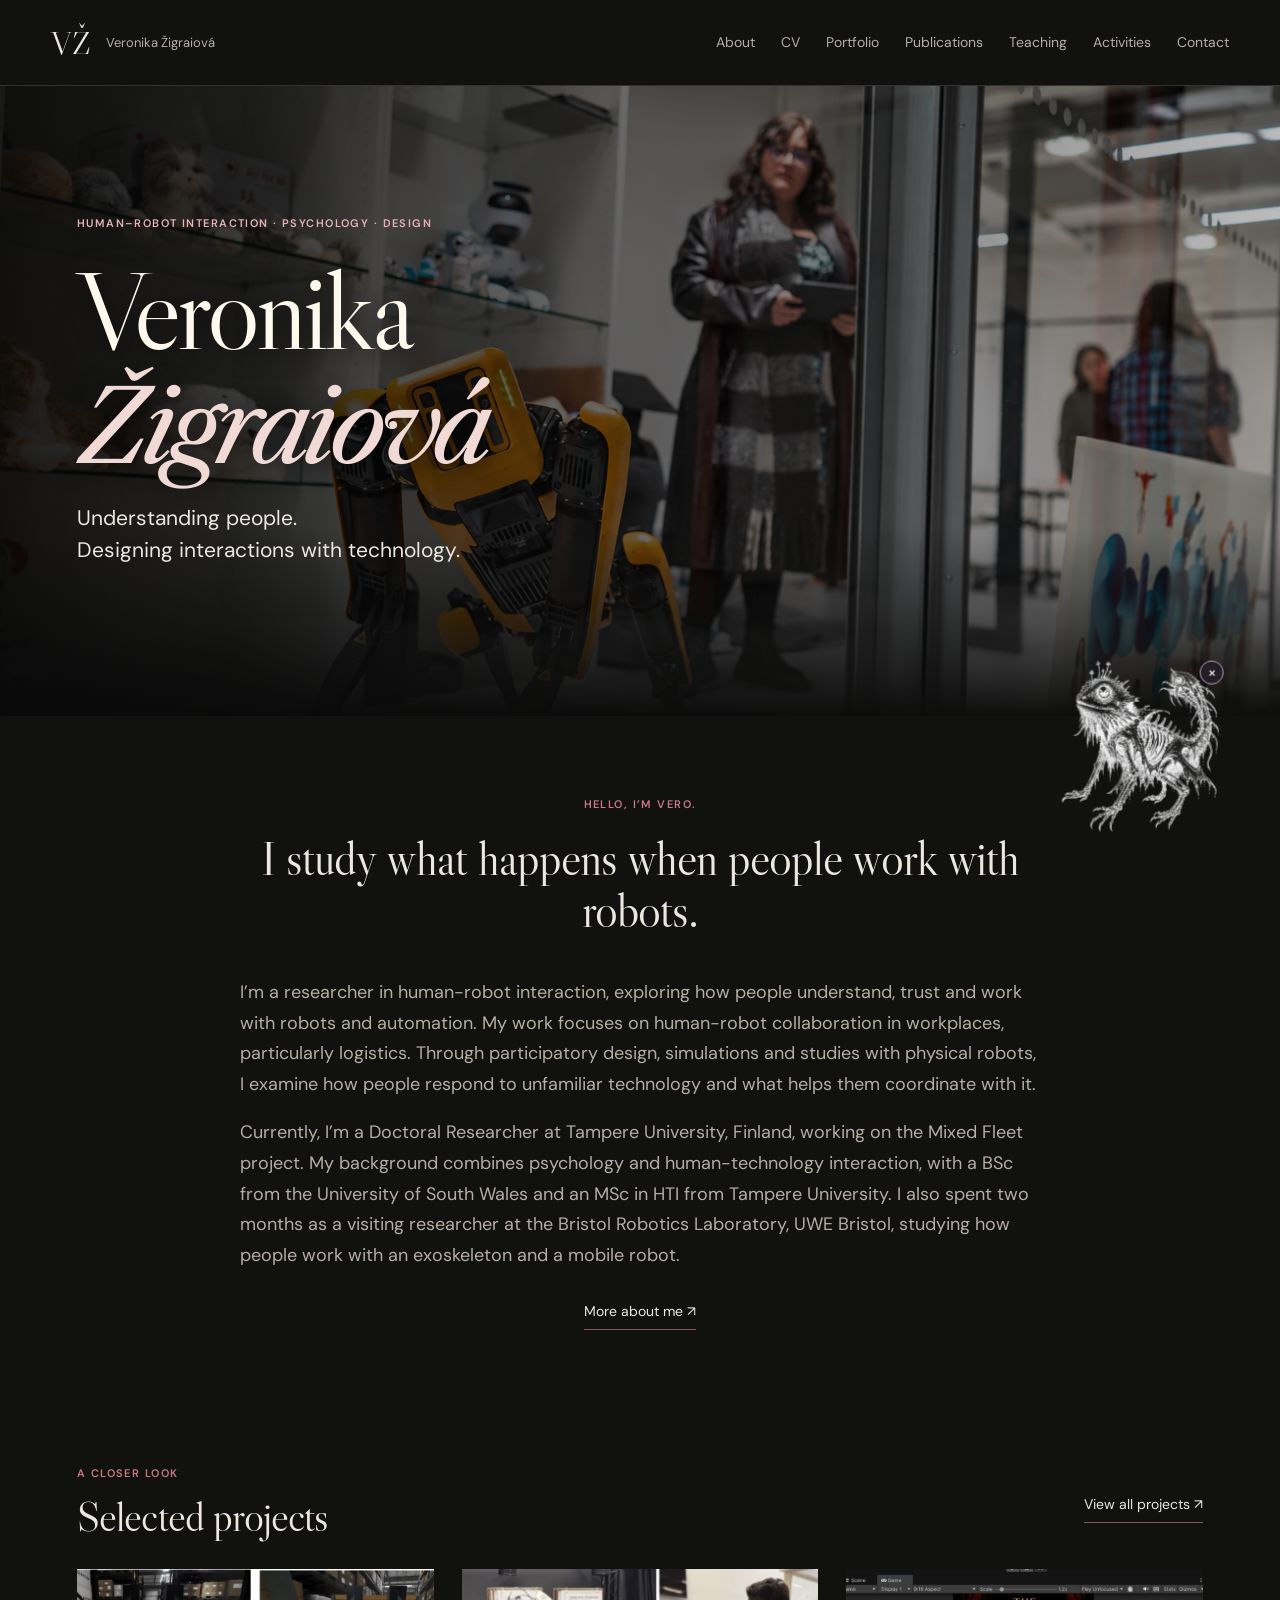
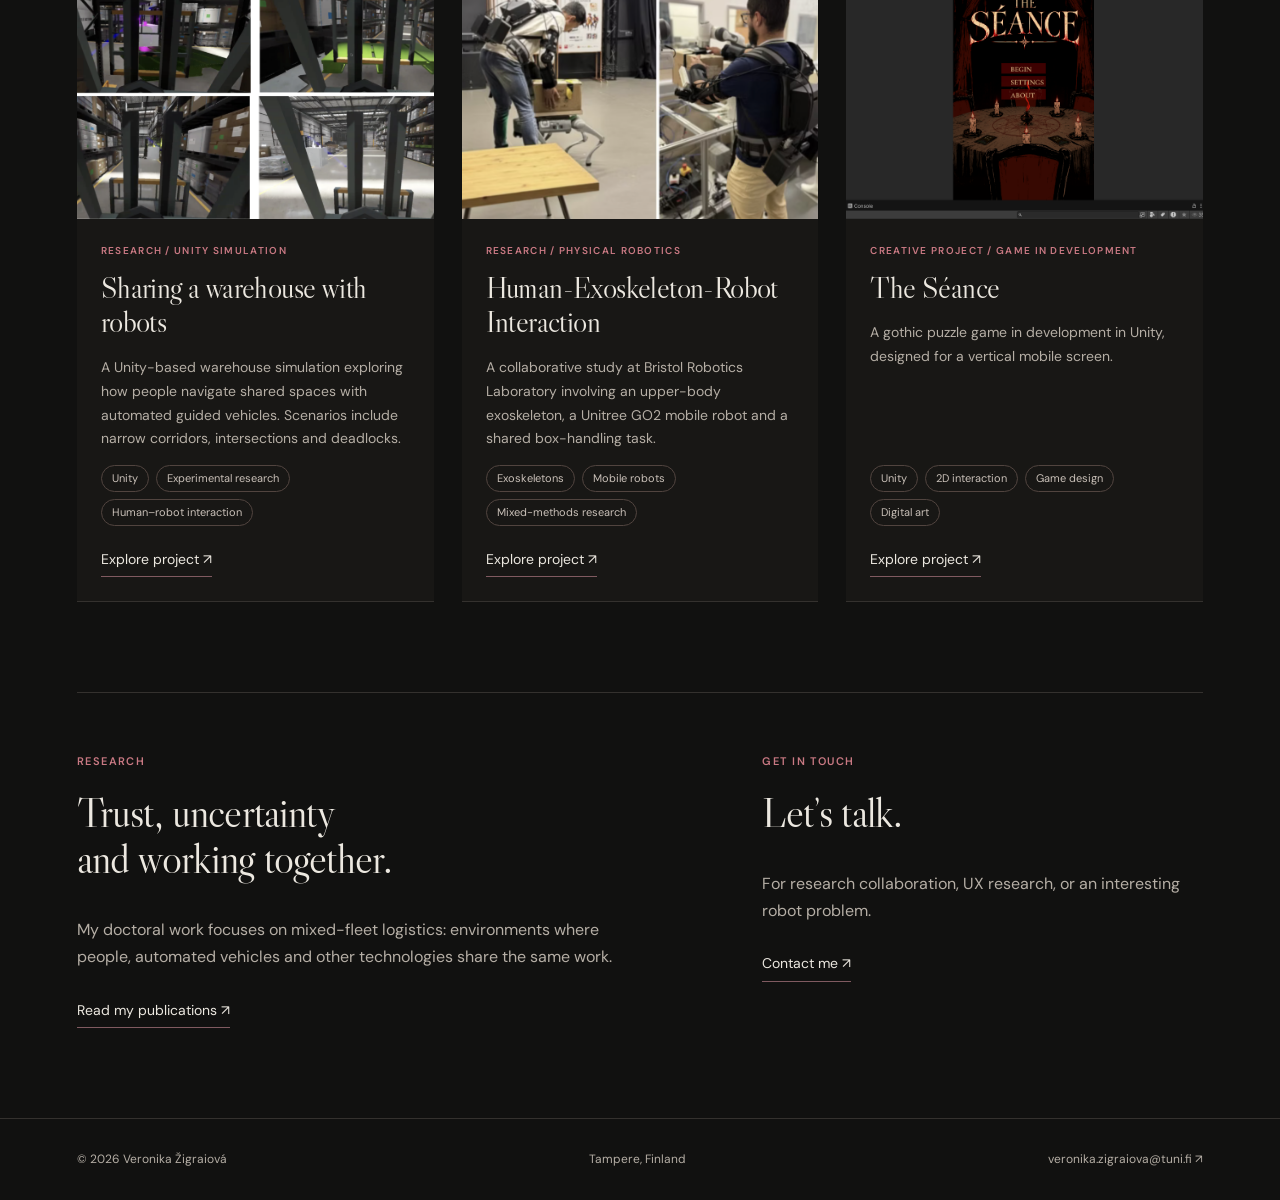
<file: index.html>
<!doctype html><html lang="en"><head><meta charset="utf-8"><meta name="viewport" content="width=device-width, initial-scale=1"><title>Human–robot interaction researcher | Veronika Žigraiová</title><meta name="description" content="Human–robot interaction researcher. Research, design and creative work by Veronika Žigraiová."><link rel="preconnect" href="https://fonts.googleapis.com"><link rel="preconnect" href="https://fonts.gstatic.com" crossorigin><link href="https://fonts.googleapis.com/css2?family=DM+Sans:wght@400;500;600&family=Libre+Caslon+Display&family=Libre+Caslon+Text:ital,wght@1,400&family=Caveat:wght@400;600&display=swap" rel="stylesheet"><link rel="stylesheet" href="styles.css"></head><body><a class="skip" href="#main">Skip to content</a>
<header class="site-header"><a class="wordmark" href="index.html" aria-label="Veronika Žigraiová · home">VŽ<span>Veronika Žigraiová</span></a><button class="menu" aria-controls="navigation" aria-expanded="false" hidden>Menu</button>
<nav id="navigation" aria-label="Main navigation"><a href="about.html">About</a><a href="cv.html">CV</a><a href="portfolio.html">Portfolio</a><a href="publications.html">Publications</a><a href="teaching.html">Teaching</a><a href="activities.html">Activities</a><a href="contact.html">Contact</a></nav>
</header>

<main id="main">

<section class="home-hero"><img src="robostudio.png" alt="Veronika operating a quadruped robot at Robostudio"><div class="hero-shade"></div><div class="hero-text wrap">
<p class="eyebrow">Human–robot interaction · Psychology · Design</p>

<h1>Veronika<br><em>Žigraiová</em></h1>

<p>Understanding people.<br>Designing interactions with technology.</p>
</div></section>

<section class="intro wrap"><p class="eyebrow">Hello, I’m Vero.</p><h2>I study what happens when people work with robots.</h2><p>I’m a researcher in human-robot interaction, exploring how people understand, trust and work with robots and automation. My work focuses on human-robot collaboration in workplaces, particularly logistics. Through participatory design, simulations and studies with physical robots, I examine how people respond to unfamiliar technology and what helps them coordinate with it.</p><p>Currently, I’m a Doctoral Researcher at Tampere University, Finland, working on the Mixed Fleet project. My background combines psychology and human-technology interaction, with a BSc from the University of South Wales and an MSc in HTI from Tampere University. I also spent two months as a visiting researcher at the Bristol Robotics Laboratory, UWE Bristol, studying how people work with an exoskeleton and a mobile robot.</p><a class="read-link" href="about.html">More about me ↗</a></section>

<section class="work-section wrap"><div class="section-top"><div>
<p class="eyebrow">A closer look</p>

<h2>Selected projects</h2>
</div><a class="read-link" href="portfolio.html">View all projects ↗</a></div><div class="cards">
<article class="card" data-category="research"><a class="card-image" href="warehouse-simulation.html"><img src="portfolio-warehouse.png" alt="Unity warehouse simulation" loading="lazy"></a><div class="card-copy">
<p class="eyebrow">Research / Unity simulation</p>

<h2><a href="warehouse-simulation.html">Sharing a warehouse with robots</a></h2>

<p>A Unity-based warehouse simulation exploring how people navigate shared spaces with automated guided vehicles. Scenarios include narrow corridors, intersections and deadlocks.</p>
<div class="tags"><span>Unity</span><span>Experimental research</span><span>Human–robot interaction</span></div><a class="read-link" href="warehouse-simulation.html" aria-label="Explore Sharing a warehouse with robots">Explore project <span>↗</span></a></div></article>

<article class="card" data-category="research"><a class="card-image" href="exoskeleton-robot.html"><img src="portfolio-exoskeleton.png" alt="Exoskeleton and mobile robot research" loading="lazy"></a><div class="card-copy">
<p class="eyebrow">Research / Physical robotics</p>

<h2><a href="exoskeleton-robot.html">Human-Exoskeleton-Robot Interaction</a></h2>

<p>A collaborative study at Bristol Robotics Laboratory involving an upper-body exoskeleton, a Unitree GO2 mobile robot and a shared box-handling task.</p>
<div class="tags"><span>Exoskeletons</span><span>Mobile robots</span><span>Mixed-methods research</span></div><a class="read-link" href="exoskeleton-robot.html" aria-label="Explore Human-Exoskeleton-Robot Interaction">Explore project <span>↗</span></a></div></article>

<article class="card" data-category="creative"><a class="card-image" href="the-seance.html"><img src="portfolio-seance.png" alt="The Séance gothic puzzle game" loading="lazy"></a><div class="card-copy">
<p class="eyebrow">Creative project / Game in development</p>

<h2><a href="the-seance.html">The Séance</a></h2>

<p>A gothic puzzle game in development in Unity, designed for a vertical mobile screen.</p>
<div class="tags"><span>Unity</span><span>2D interaction</span><span>Game design</span><span>Digital art</span></div><a class="read-link" href="the-seance.html" aria-label="Explore The Séance">Explore project <span>↗</span></a></div></article>
</div></section>

<section class="home-bottom wrap"><div>
<p class="eyebrow">Research</p>

<h2>Trust, uncertainty<br>and working together.</h2>

<p>My doctoral work focuses on mixed-fleet logistics: environments where people, automated vehicles and other technologies share the same work.</p>
<a class="read-link" href="publications.html">Read my publications ↗</a></div><div>
<p class="eyebrow">Get in touch</p>

<h2>Let’s talk.</h2>

<p>For research collaboration, UX research, or an interesting robot problem.</p>
<a class="read-link" href="contact.html">Contact me ↗</a></div></section>

</main>

<footer><a href="index.html">© 2026 Veronika Žigraiová</a><span>Tampere, Finland</span><a href="mailto:veronika.zigraiova@tuni.fi">veronika.zigraiova@tuni.fi ↗</a></footer>

<script src="script.js"></script>


<link rel="stylesheet" href="chimera.css?v=white-2026">
<script src="chimera.js?v=white-2026" defer></script>

</body>
</html>
</file>
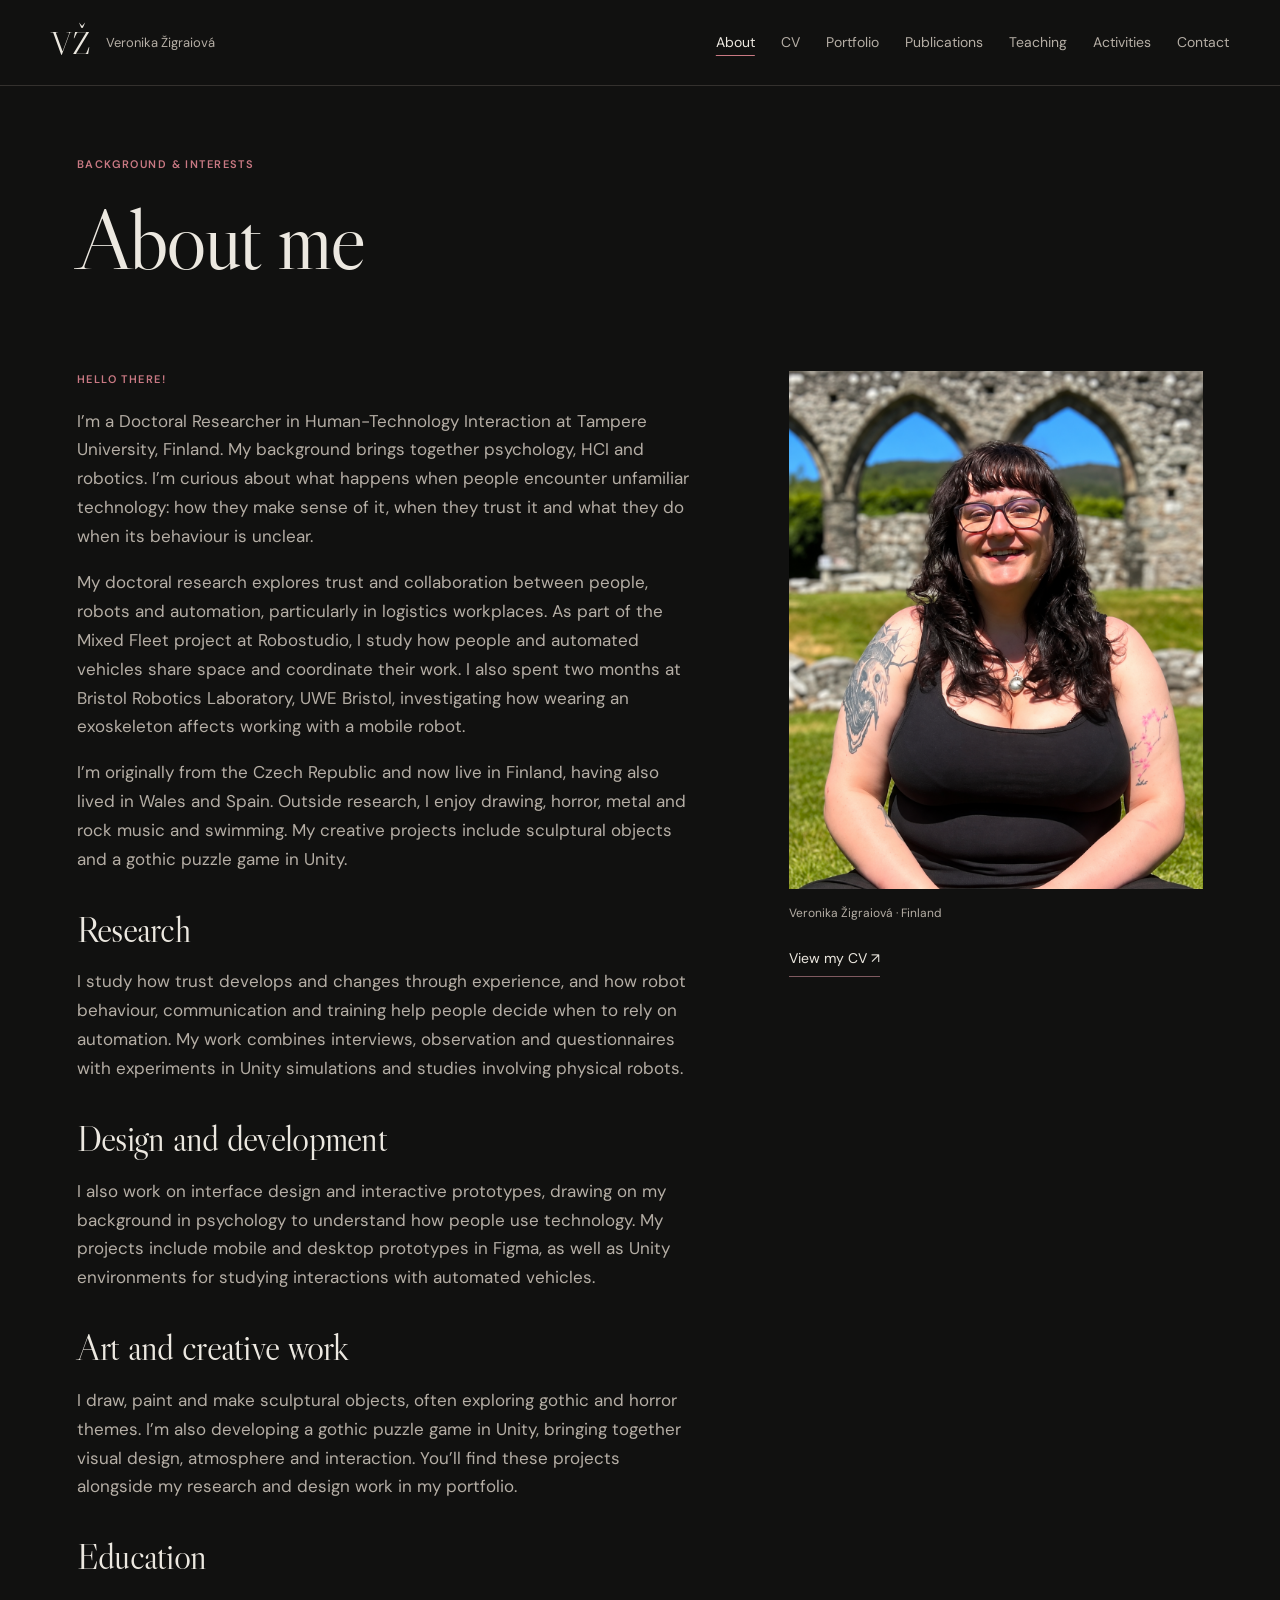
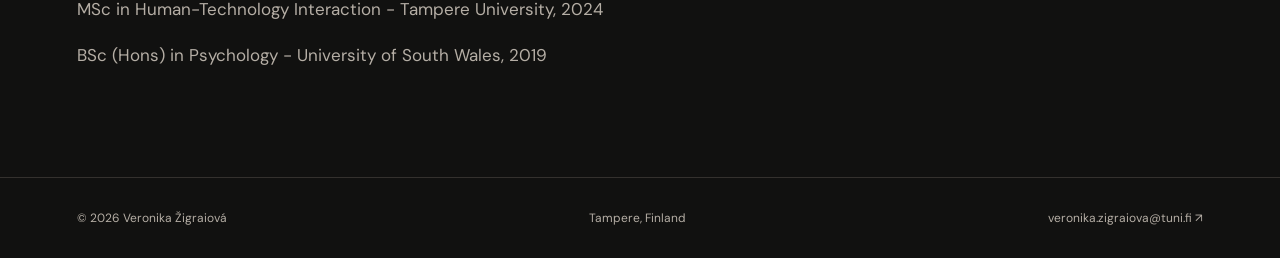
<file: about.html>
<!doctype html><html lang="en"><head><meta charset="utf-8"><meta name="viewport" content="width=device-width, initial-scale=1"><title>About | Veronika Žigraiová</title><meta name="description" content="About. Research, design and creative work by Veronika Žigraiová."><link rel="preconnect" href="https://fonts.googleapis.com"><link rel="preconnect" href="https://fonts.gstatic.com" crossorigin><link href="https://fonts.googleapis.com/css2?family=DM+Sans:wght@400;500;600&family=Libre+Caslon+Display&family=Libre+Caslon+Text:ital,wght@1,400&family=Caveat:wght@400;600&display=swap" rel="stylesheet"><link rel="stylesheet" href="styles.css"></head><body><a class="skip" href="#main">Skip to content</a>
<header class="site-header"><a class="wordmark" href="index.html" aria-label="Veronika Žigraiová · home">VŽ<span>Veronika Žigraiová</span></a><button class="menu" aria-controls="navigation" aria-expanded="false" hidden>Menu</button>
<nav id="navigation" aria-label="Main navigation"><a href="about.html" aria-current="page">About</a><a href="cv.html">CV</a><a href="portfolio.html">Portfolio</a><a href="publications.html">Publications</a><a href="teaching.html">Teaching</a><a href="activities.html">Activities</a><a href="contact.html">Contact</a></nav>
</header>

<main id="main">
<section class="page-heading wrap"><p class="eyebrow">Background &amp; interests</p><h1>About me</h1></section><section class="wrap bio"><div class="prose"><p class="eyebrow">Hello there!</p><p>I’m a Doctoral Researcher in Human-Technology Interaction at Tampere University, Finland. My background brings together psychology, HCI and robotics. I’m curious about what happens when people encounter unfamiliar technology: how they make sense of it, when they trust it and what they do when its behaviour is unclear.</p><p>My doctoral research explores trust and collaboration between people, robots and automation, particularly in logistics workplaces. As part of the Mixed Fleet project at Robostudio, I study how people and automated vehicles share space and coordinate their work. I also spent two months at Bristol Robotics Laboratory, UWE Bristol, investigating how wearing an exoskeleton affects working with a mobile robot.</p><p>I’m originally from the Czech Republic and now live in Finland, having also lived in Wales and Spain. Outside research, I enjoy drawing, horror, metal and rock music and swimming. My creative projects include sculptural objects and a gothic puzzle game in Unity.</p><h2>Research</h2><p>I study how trust develops and changes through experience, and how robot behaviour, communication and training help people decide when to rely on automation. My work combines interviews, observation and questionnaires with experiments in Unity simulations and studies involving physical robots.</p><h2>Design and development</h2><p>I also work on interface design and interactive prototypes, drawing on my background in psychology to understand how people use technology. My projects include mobile and desktop prototypes in Figma, as well as Unity environments for studying interactions with automated vehicles.</p><h2>Art and creative work</h2><p>I draw, paint and make sculptural objects, often exploring gothic and horror themes. I’m also developing a gothic puzzle game in Unity, bringing together visual design, atmosphere and interaction. You’ll find these projects alongside my research and design work in my portfolio.</p><h2>Education</h2><p>MSc in Human-Technology Interaction - Tampere University, 2024</p><p>BSc (Hons) in Psychology - University of South Wales, 2019</p></div><aside><img class="portrait" src="veronika.png" alt="Veronika sitting outdoors beneath stone arches"><p class="caption">Veronika Žigraiová · Finland</p><a class="read-link" href="cv.html">View my CV ↗</a></aside></section>
</main>

<footer><a href="index.html">© 2026 Veronika Žigraiová</a><span>Tampere, Finland</span><a href="mailto:veronika.zigraiova@tuni.fi">veronika.zigraiova@tuni.fi ↗</a></footer>
<script src="script.js"></script></body></html>
</file>
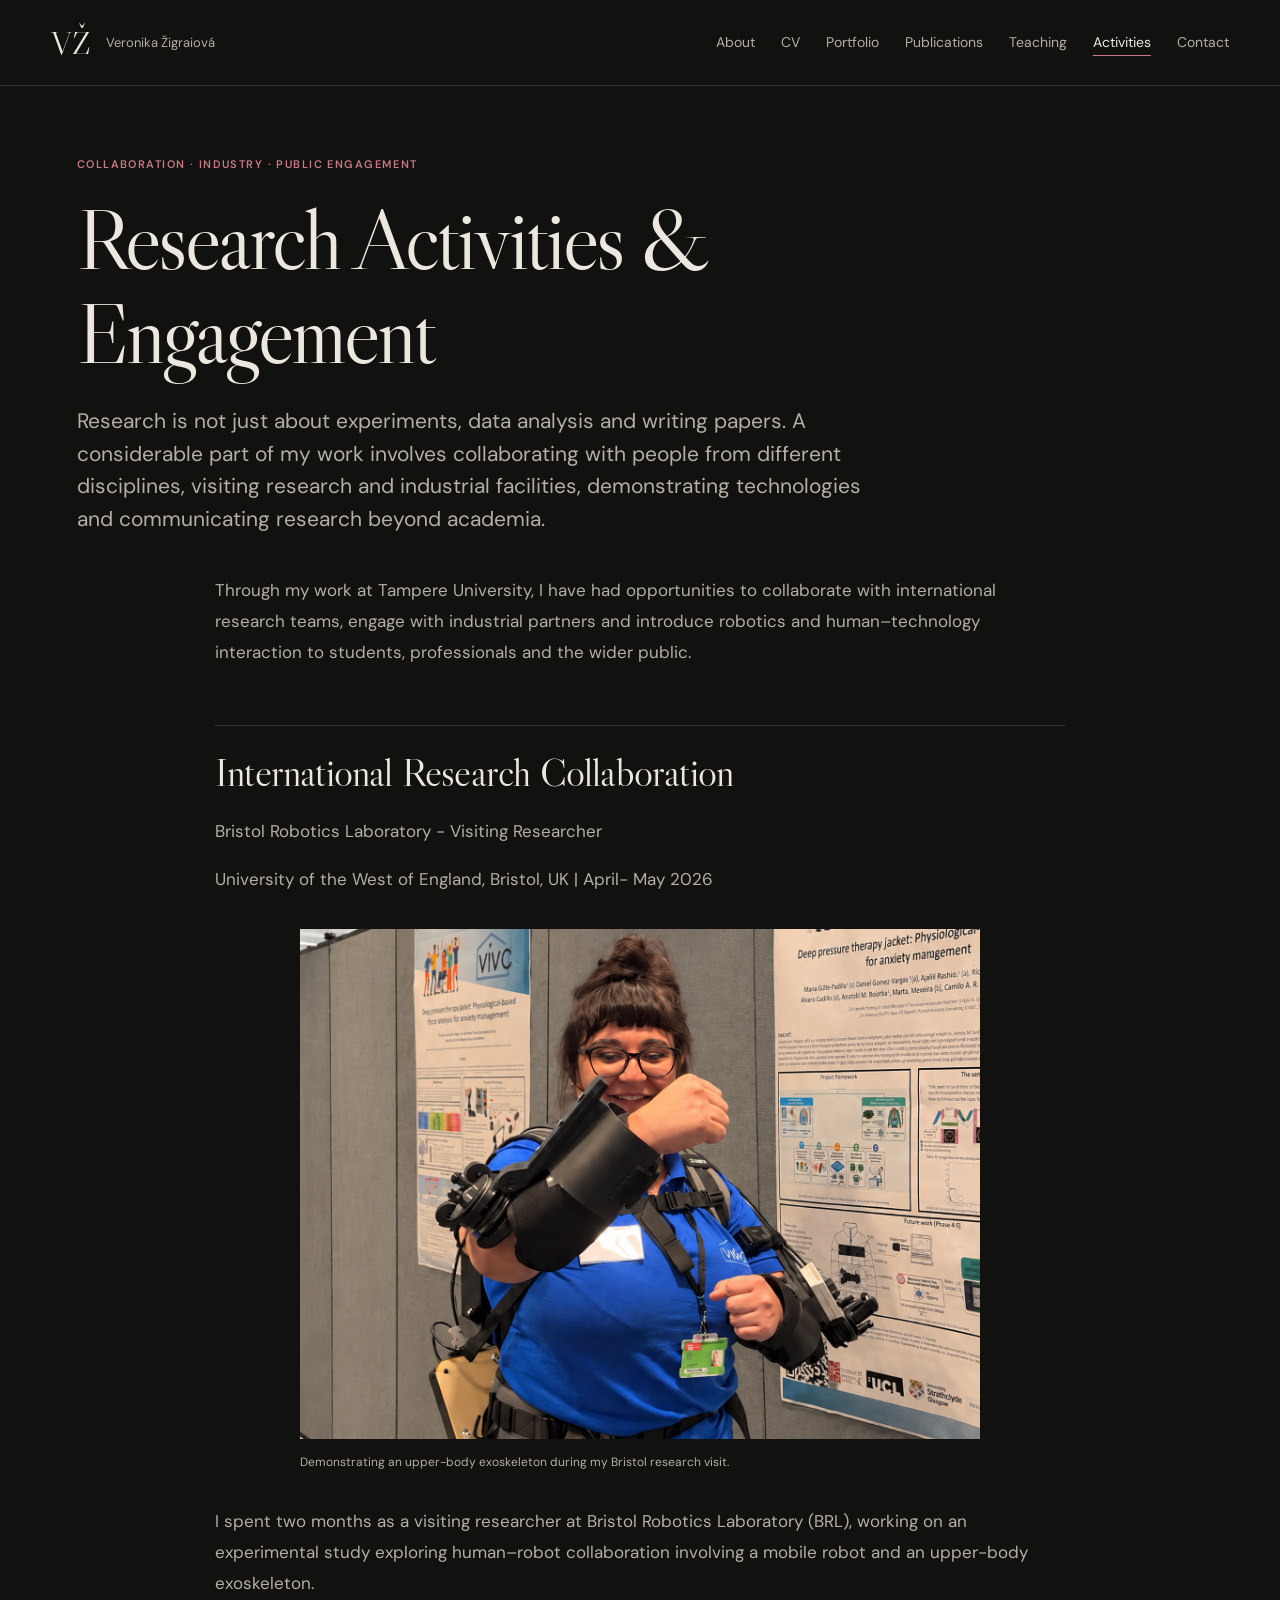
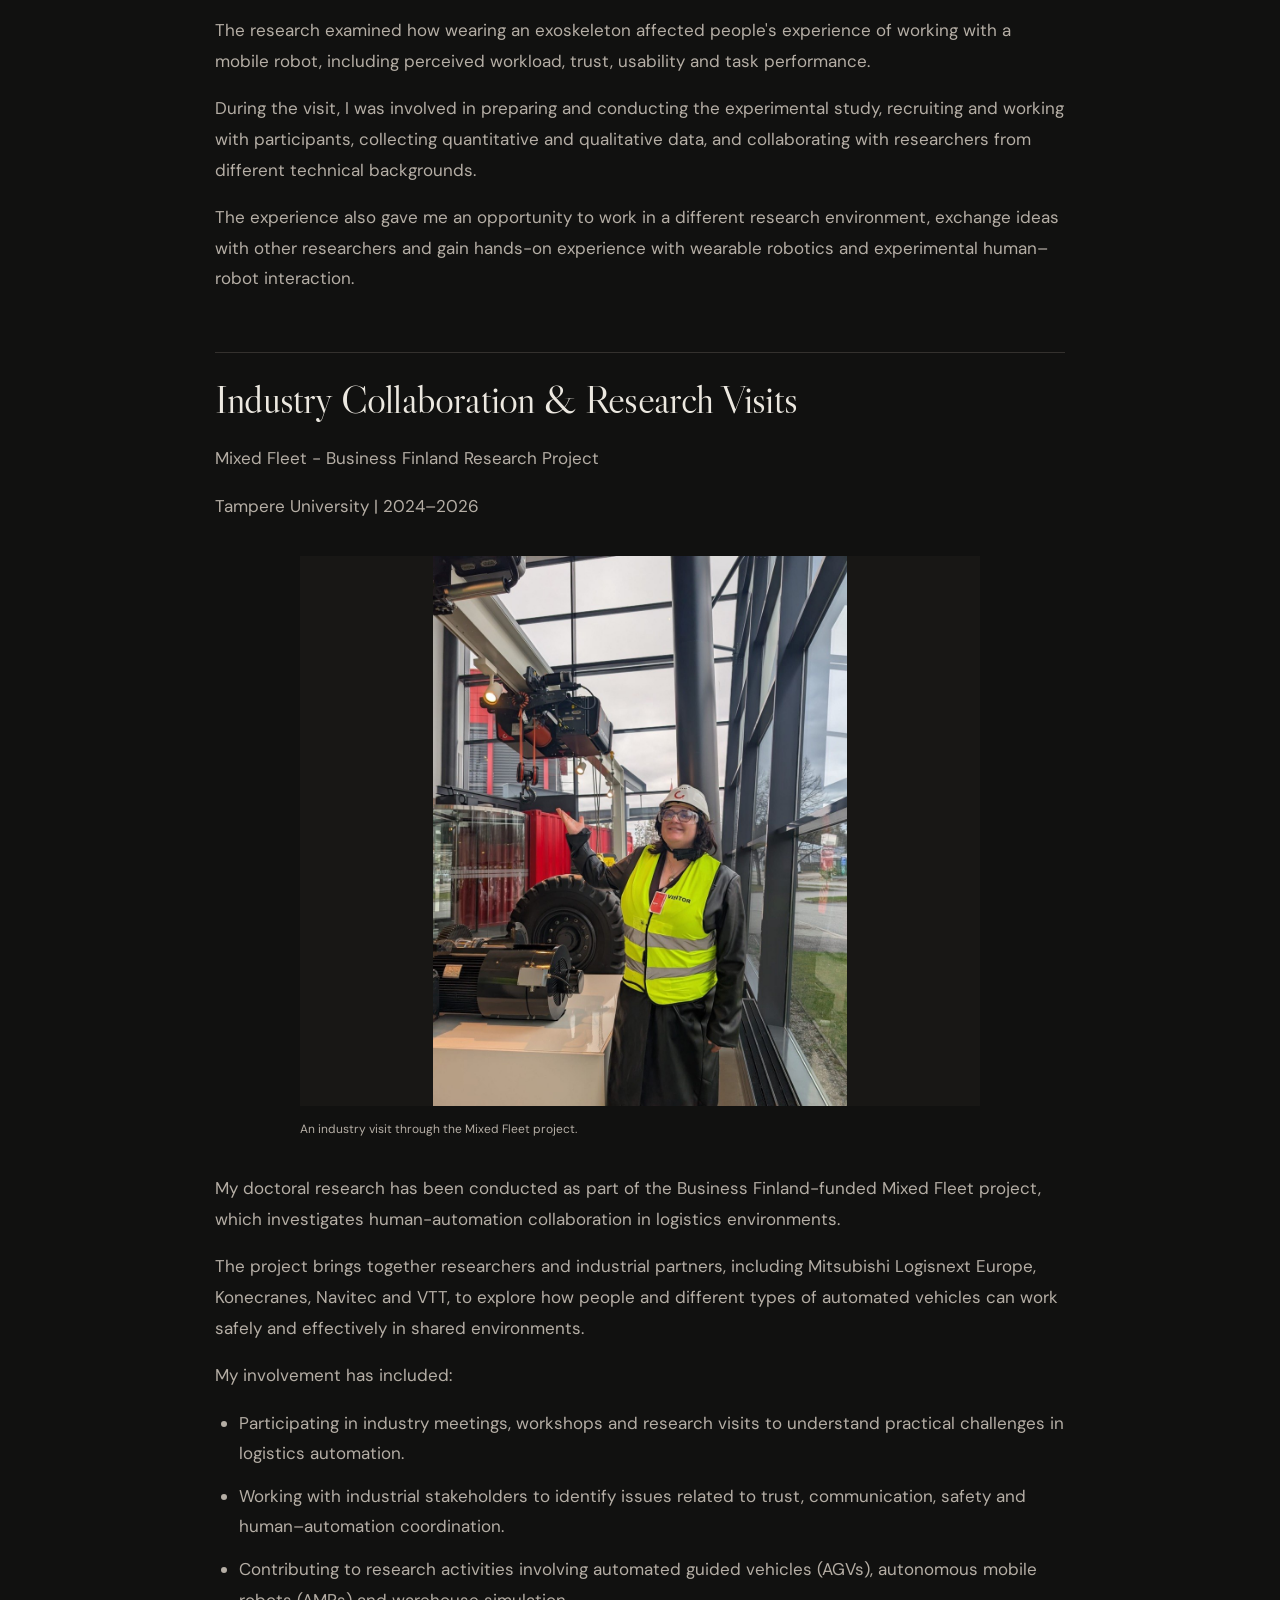
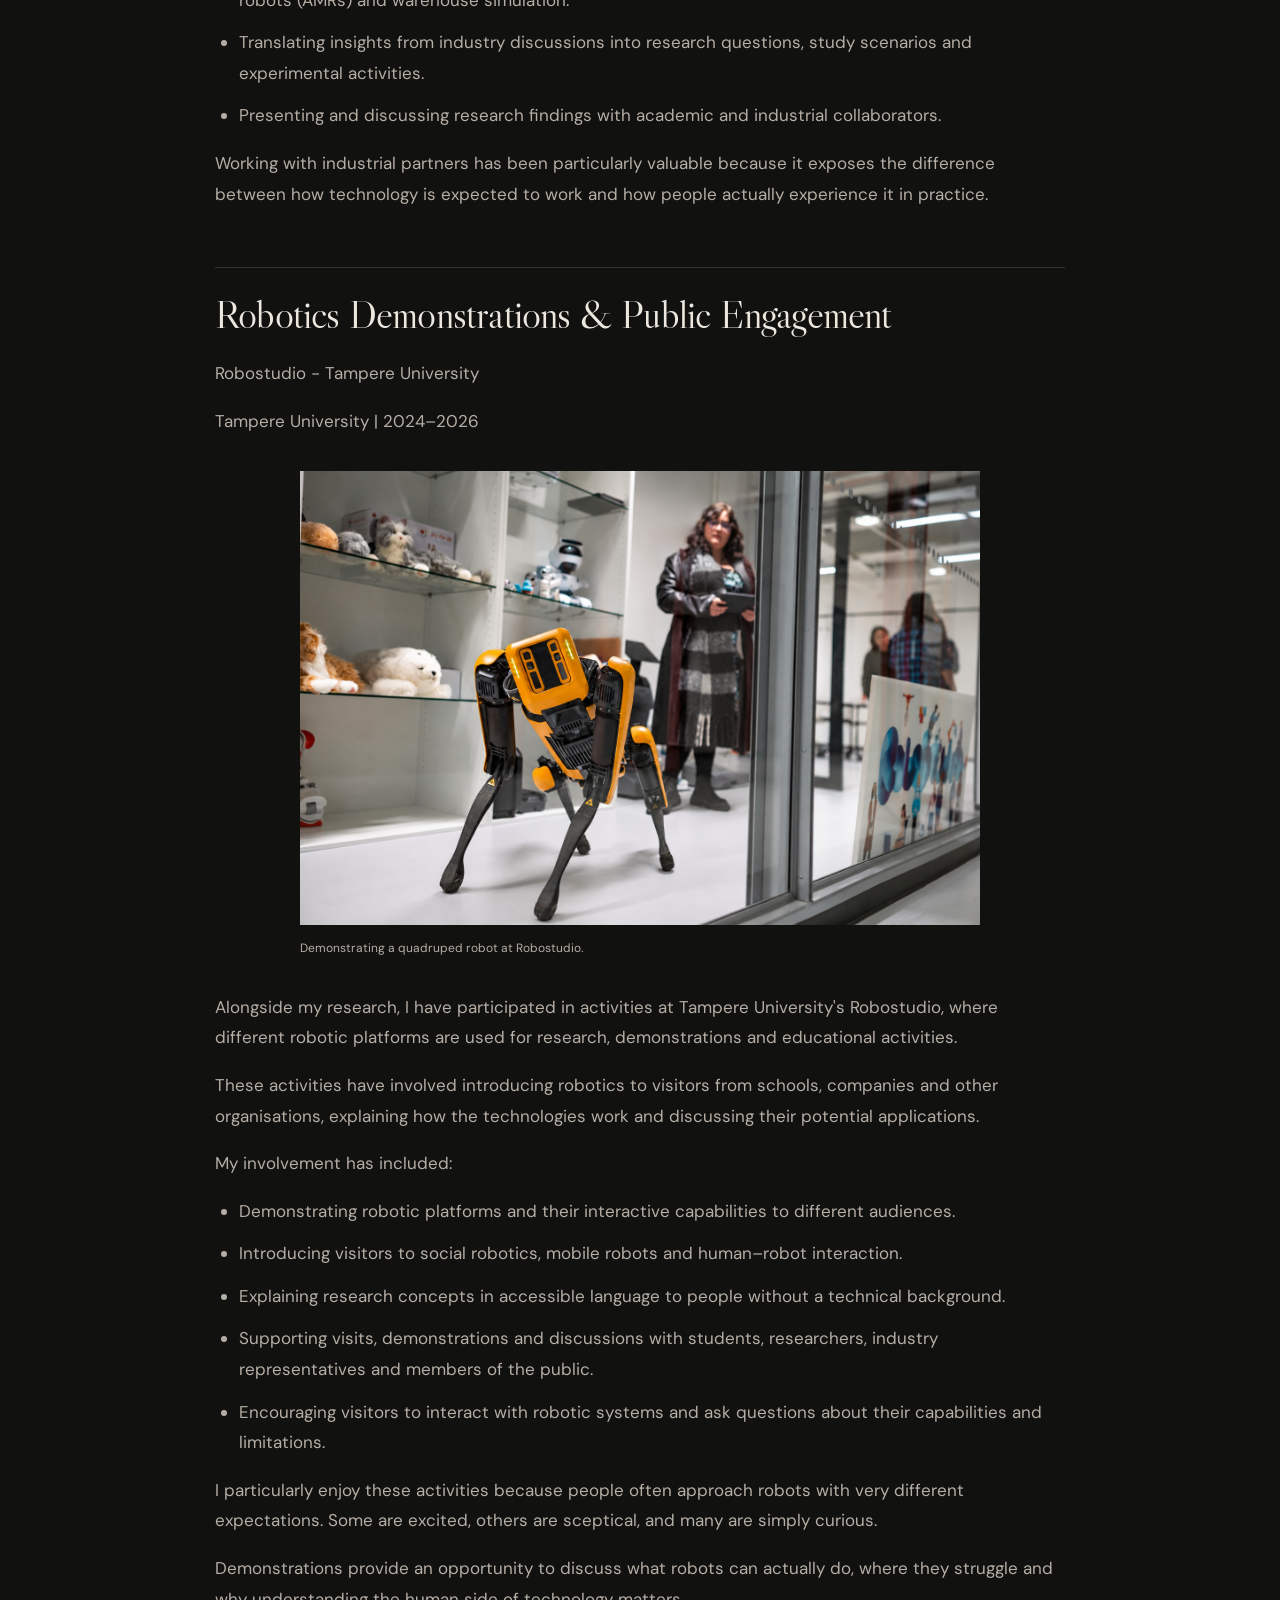
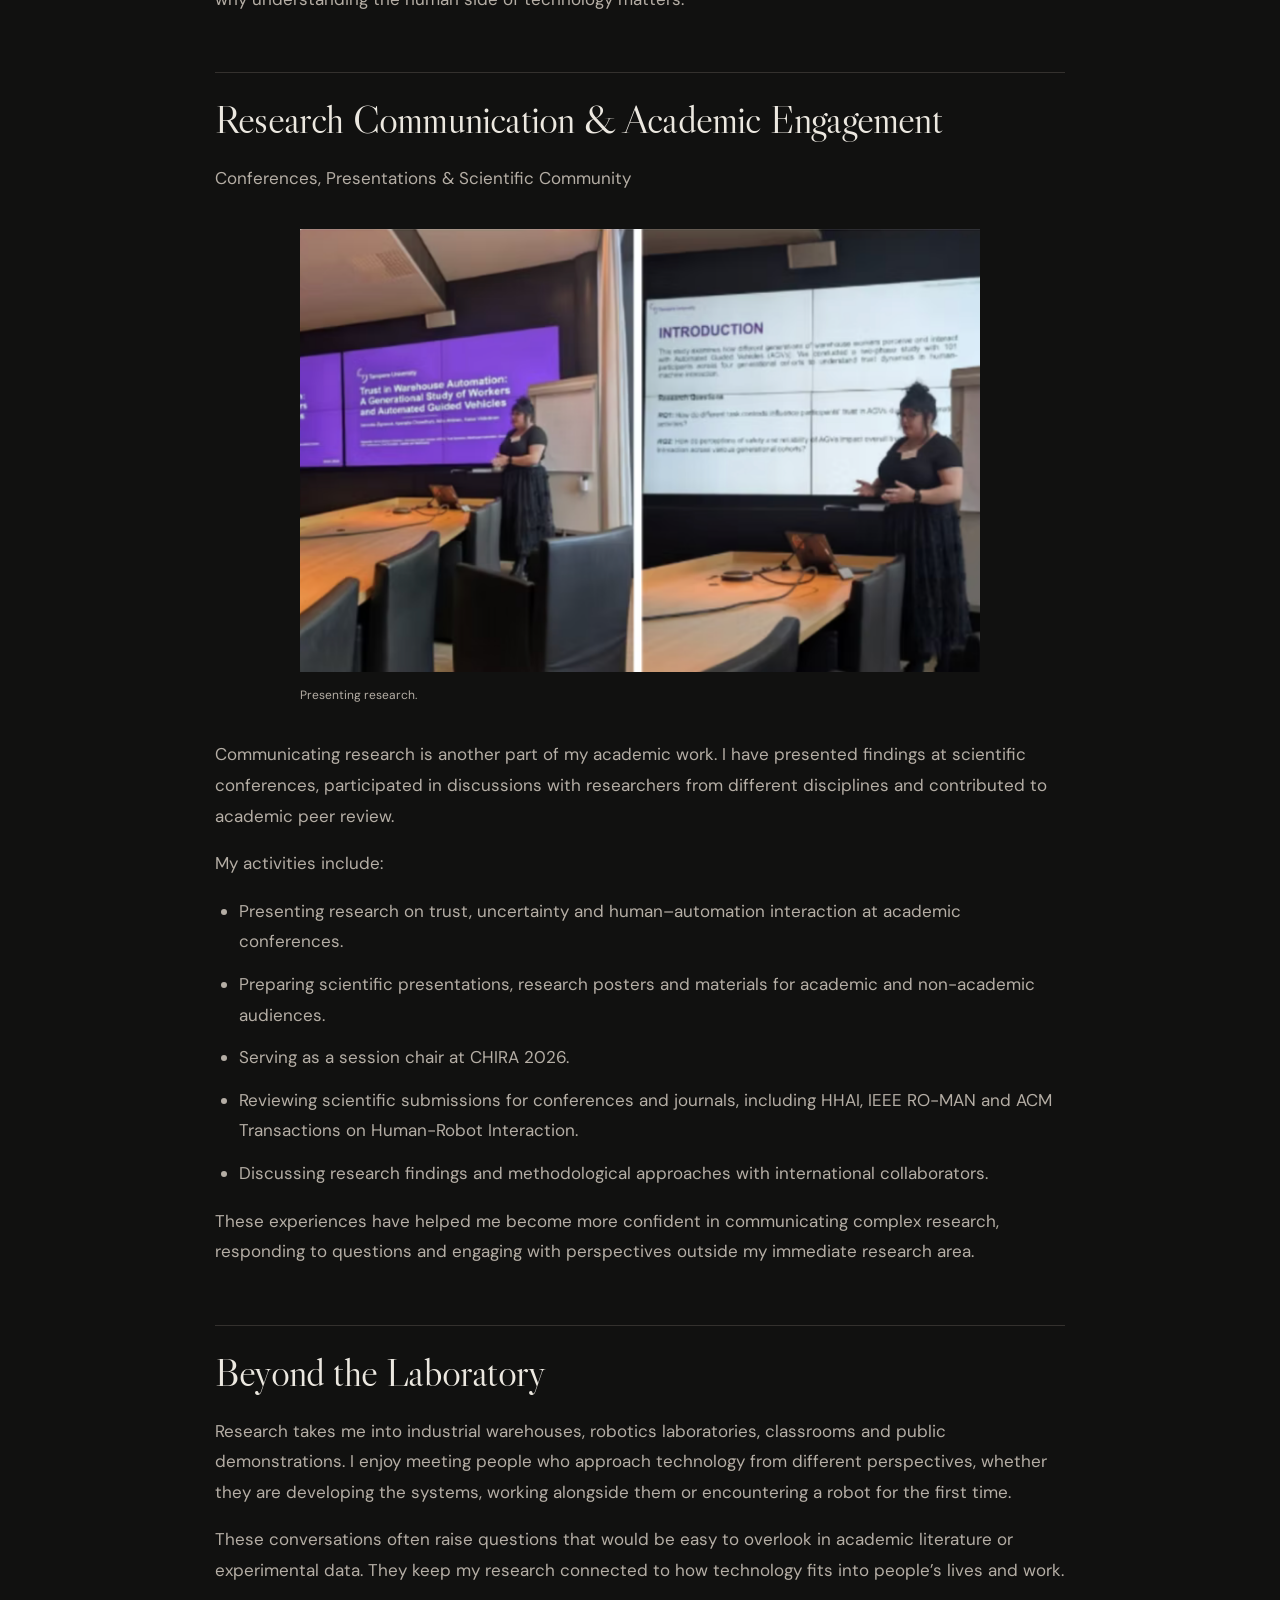
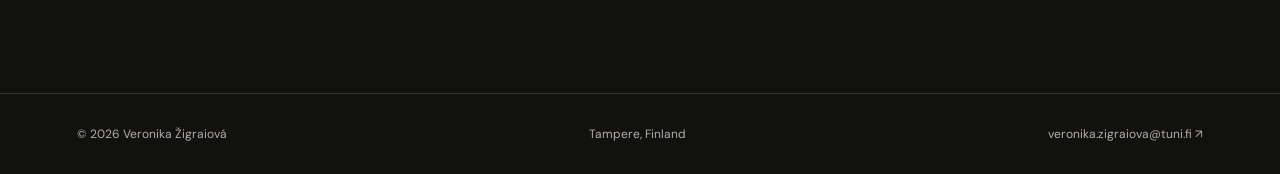
<file: activities.html>
<!doctype html><html lang="en"><head><meta charset="utf-8"><meta name="viewport" content="width=device-width, initial-scale=1"><title>Research Activities &amp; Engagement | Veronika Žigraiová</title><meta name="description" content="Research Activities &amp; Engagement. Research, design and creative work by Veronika Žigraiová."><link rel="preconnect" href="https://fonts.googleapis.com"><link rel="preconnect" href="https://fonts.gstatic.com" crossorigin><link href="https://fonts.googleapis.com/css2?family=DM+Sans:wght@400;500;600&family=Libre+Caslon+Display&family=Libre+Caslon+Text:ital,wght@1,400&family=Caveat:wght@400;600&display=swap" rel="stylesheet"><link rel="stylesheet" href="styles.css"></head><body><a class="skip" href="#main">Skip to content</a>
<header class="site-header"><a class="wordmark" href="index.html" aria-label="Veronika Žigraiová · home">VŽ<span>Veronika Žigraiová</span></a><button class="menu" aria-controls="navigation" aria-expanded="false" hidden>Menu</button>
<nav id="navigation" aria-label="Main navigation"><a href="about.html">About</a><a href="cv.html">CV</a><a href="portfolio.html">Portfolio</a><a href="publications.html">Publications</a><a href="teaching.html">Teaching</a><a href="activities.html" aria-current="page">Activities</a><a href="contact.html">Contact</a></nav>
</header>

<main id="main">
<section class="page-heading wrap"><p class="eyebrow">Collaboration · Industry · Public engagement</p><h1>Research Activities &amp; Engagement</h1><p class="lead">Research is not just about experiments, data analysis and writing papers. A considerable part of my work involves collaborating with people from different disciplines, visiting research and industrial facilities, demonstrating technologies and communicating research beyond academia.</p></section><article class="wrap long-copy"><p>Through my work at Tampere University, I have had opportunities to collaborate with international research teams, engage with industrial partners and introduce robotics and human–technology interaction to students, professionals and the wider public.</p>
<h2>International Research Collaboration</h2>
<p>Bristol Robotics Laboratory -  Visiting Researcher</p>
<p>University of the West of England, Bristol, UK | April- May 2026</p>
<figure class="story-image "><a href="bristol-exoskeleton.png" aria-label="View image: Demonstrating an upper-body exoskeleton during my Bristol research visit."><img src="bristol-exoskeleton.png" alt="Demonstrating an upper-body exoskeleton during my Bristol research visit." loading="lazy"></a><figcaption>Demonstrating an upper-body exoskeleton during my Bristol research visit.</figcaption></figure>
<p>I spent two months as a visiting researcher at Bristol Robotics Laboratory (BRL), working on an experimental study exploring human–robot collaboration involving a mobile robot and an upper-body exoskeleton.</p>
<p>The research examined how wearing an exoskeleton affected people&#x27;s experience of working with a mobile robot, including perceived workload, trust, usability and task performance.</p>
<p>During the visit, I was involved in preparing and conducting the experimental study, recruiting and working with participants, collecting quantitative and qualitative data, and collaborating with researchers from different technical backgrounds.</p>
<p>The experience also gave me an opportunity to work in a different research environment, exchange ideas with other researchers and gain hands-on experience with wearable robotics and experimental human–robot interaction.</p>
<h2>Industry Collaboration &amp; Research Visits</h2>
<p>Mixed Fleet -  Business Finland Research Project</p>
<p>Tampere University | 2024–2026</p>
<figure class="story-image "><a href="mixed-fleet.jpg" aria-label="View image: An industry visit through the Mixed Fleet project."><img src="mixed-fleet.jpg" alt="An industry visit through the Mixed Fleet project." loading="lazy"></a><figcaption>An industry visit through the Mixed Fleet project.</figcaption></figure>
<p>My doctoral research has been conducted as part of the Business Finland-funded Mixed Fleet project, which investigates human-automation collaboration in logistics environments.</p>
<p>The project brings together researchers and industrial partners, including Mitsubishi Logisnext Europe, Konecranes, Navitec and VTT, to explore how people and different types of automated vehicles can work safely and effectively in shared environments.</p>
<p>My involvement has included:</p>
<ul>
<li>Participating in industry meetings, workshops and research visits to understand practical challenges in logistics automation.</li>
<li>Working with industrial stakeholders to identify issues related to trust, communication, safety and human–automation coordination.</li>
<li>Contributing to research activities involving automated guided vehicles (AGVs), autonomous mobile robots (AMRs) and warehouse simulation.</li>
<li>Translating insights from industry discussions into research questions, study scenarios and experimental activities.</li>
<li>Presenting and discussing research findings with academic and industrial collaborators.</li>
</ul>
<p>Working with industrial partners has been particularly valuable because it exposes the difference between how technology is expected to work and how people actually experience it in practice.</p>
<h2>Robotics Demonstrations &amp; Public Engagement</h2>
<p>Robostudio - Tampere University</p>
<p>Tampere University | 2024–2026</p>
<figure class="story-image "><a href="robostudio.png" aria-label="View image: Demonstrating a quadruped robot at Robostudio."><img src="robostudio.png" alt="Demonstrating a quadruped robot at Robostudio." loading="lazy"></a><figcaption>Demonstrating a quadruped robot at Robostudio.</figcaption></figure>
<p>Alongside my research, I have participated in activities at Tampere University&#x27;s Robostudio, where different robotic platforms are used for research, demonstrations and educational activities.</p>
<p>These activities have involved introducing robotics to visitors from schools, companies and other organisations, explaining how the technologies work and discussing their potential applications.</p>
<p>My involvement has included:</p>
<ul>
<li>Demonstrating robotic platforms and their interactive capabilities to different audiences.</li>
<li>Introducing visitors to social robotics, mobile robots and human–robot interaction.</li>
<li>Explaining research concepts in accessible language to people without a technical background.</li>
<li>Supporting visits, demonstrations and discussions with students, researchers, industry representatives and members of the public.</li>
<li>Encouraging visitors to interact with robotic systems and ask questions about their capabilities and limitations.</li>
</ul>
<p>I particularly enjoy these activities because people often approach robots with very different expectations. Some are excited, others are sceptical, and many are simply curious.</p>
<p>Demonstrations provide an opportunity to discuss what robots can actually do, where they struggle and why understanding the human side of technology matters.</p>
<h2>Research Communication &amp; Academic Engagement</h2>
<p>Conferences, Presentations &amp; Scientific Community</p>
<figure class="story-image "><a href="presenting.png" aria-label="View image: Presenting research."><img src="presenting.png" alt="Presenting research." loading="lazy"></a><figcaption>Presenting research.</figcaption></figure>
<p>Communicating research is another part of my academic work. I have presented findings at scientific conferences, participated in discussions with researchers from different disciplines and contributed to academic peer review.</p>
<p>My activities include:</p>
<ul>
<li>Presenting research on trust, uncertainty and human–automation interaction at academic conferences.</li>
<li>Preparing scientific presentations, research posters and materials for academic and non-academic audiences.</li>
<li>Serving as a session chair at CHIRA 2026.</li>
<li>Reviewing scientific submissions for conferences and journals, including HHAI, IEEE RO-MAN and ACM Transactions on Human-Robot Interaction.</li>
<li>Discussing research findings and methodological approaches with international collaborators.</li>
</ul>
<p>These experiences have helped me become more confident in communicating complex research, responding to questions and engaging with perspectives outside my immediate research area.</p>
<h2>Beyond the Laboratory</h2>
<p>Research takes me into industrial warehouses, robotics laboratories, classrooms and public demonstrations. I enjoy meeting people who approach technology from different perspectives, whether they are developing the systems, working alongside them or encountering a robot for the first time.</p>
<p>These conversations often raise questions that would be easy to overlook in academic literature or experimental data. They keep my research connected to how technology fits into people’s lives and work.</p></article>
</main>

<footer><a href="index.html">© 2026 Veronika Žigraiová</a><span>Tampere, Finland</span><a href="mailto:veronika.zigraiova@tuni.fi">veronika.zigraiova@tuni.fi ↗</a></footer>
<script src="script.js"></script></body></html>
</file>
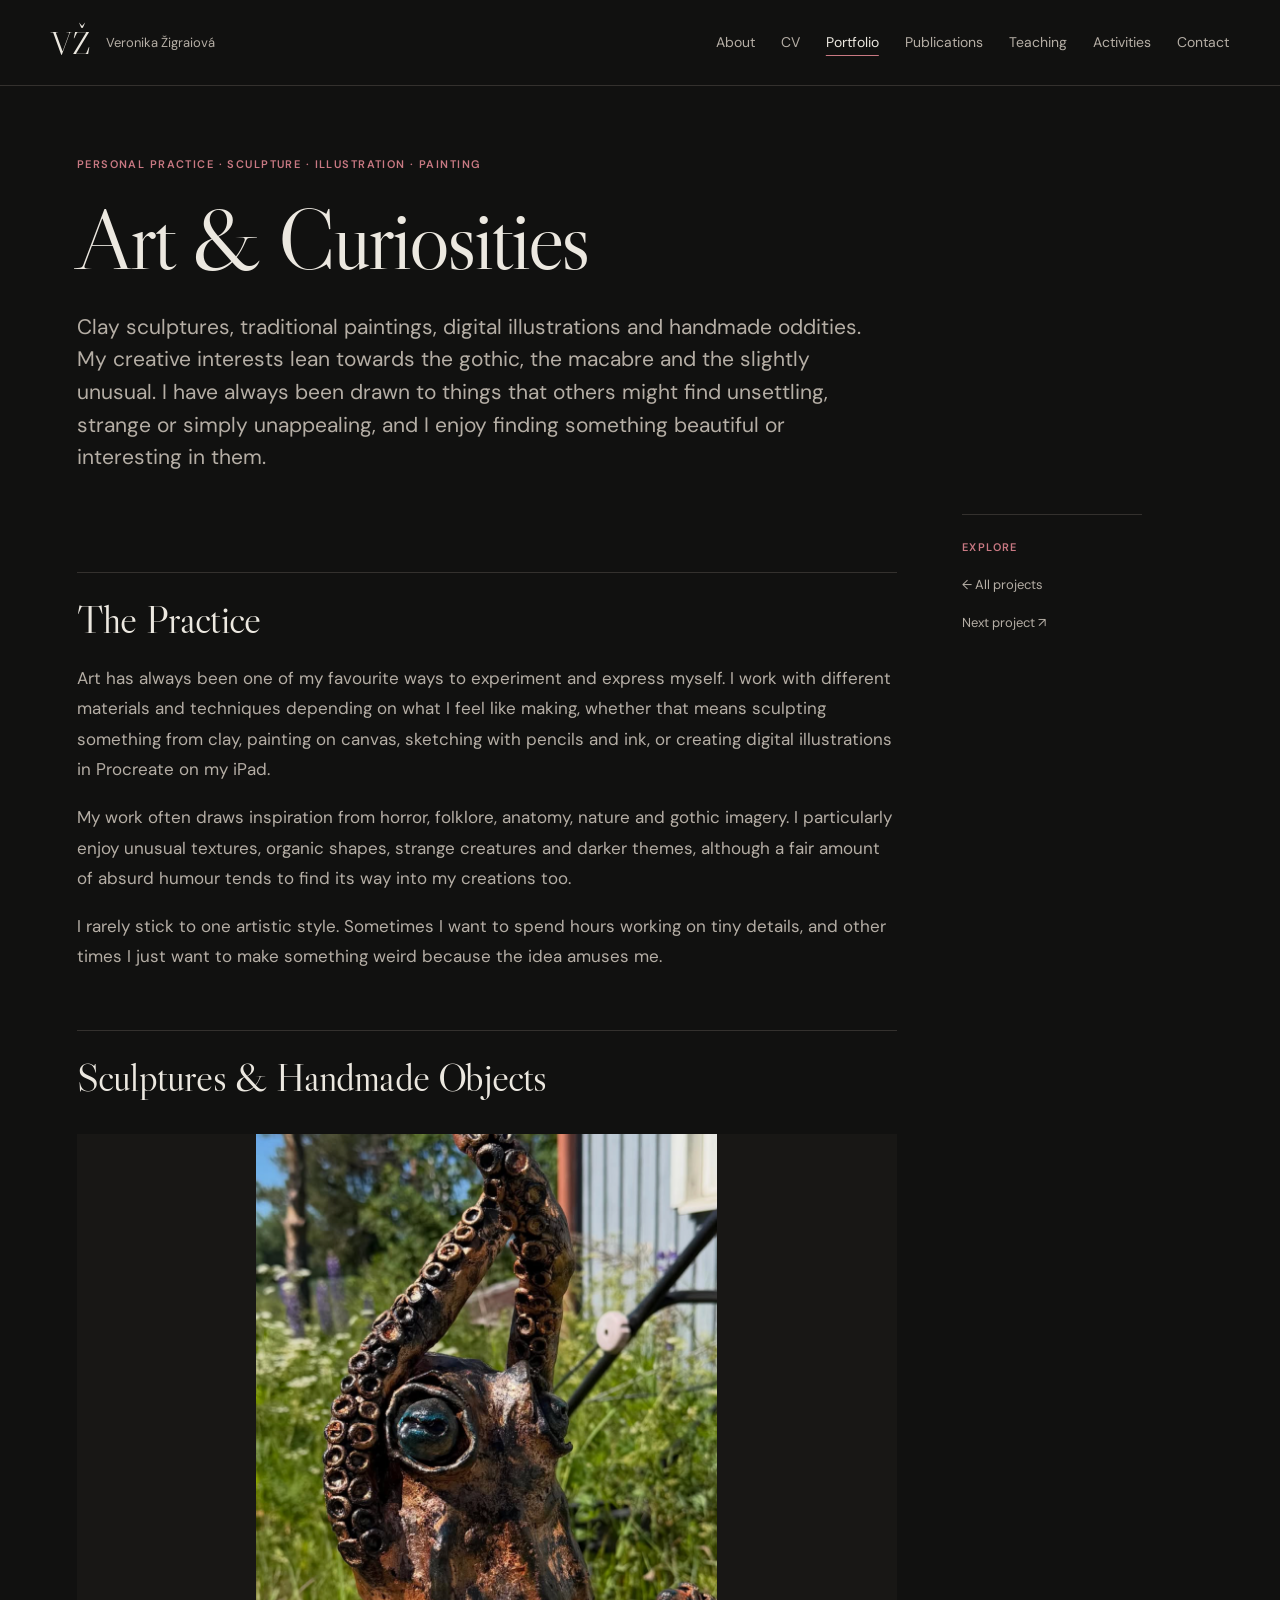
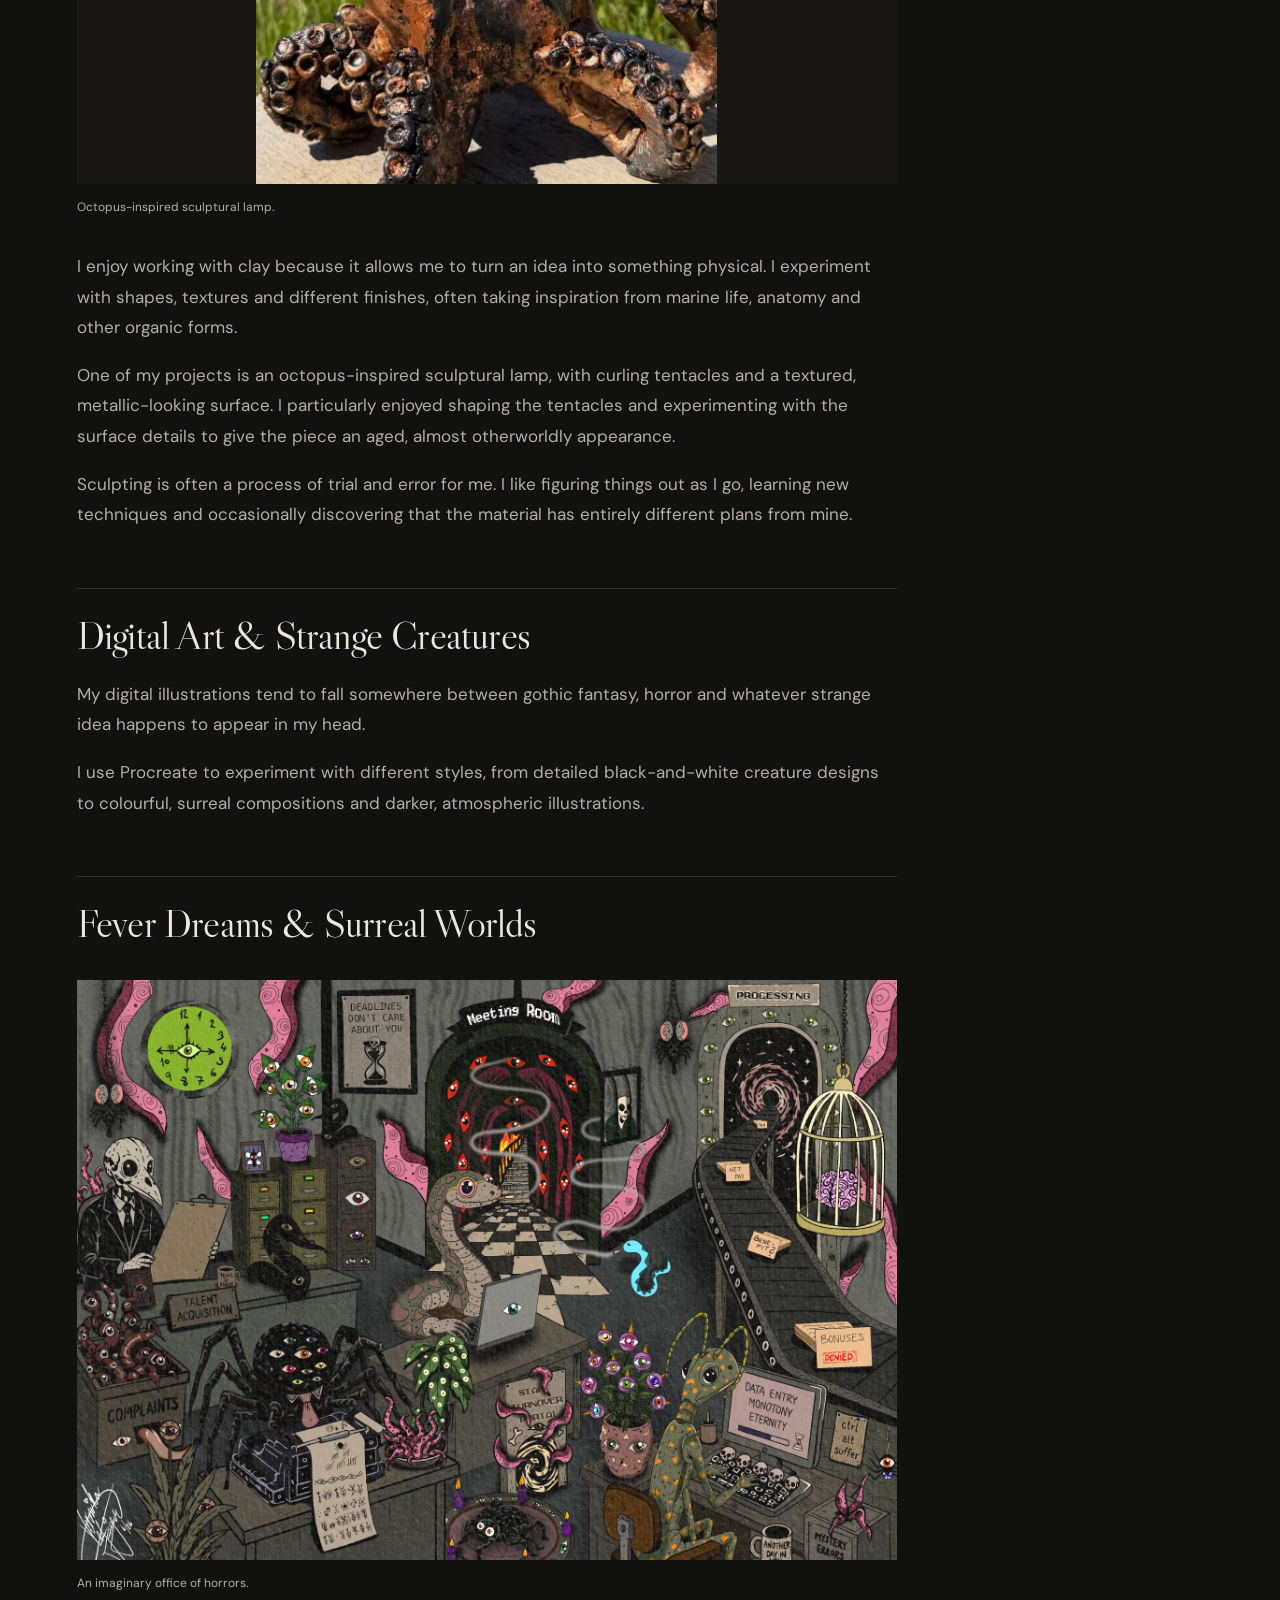
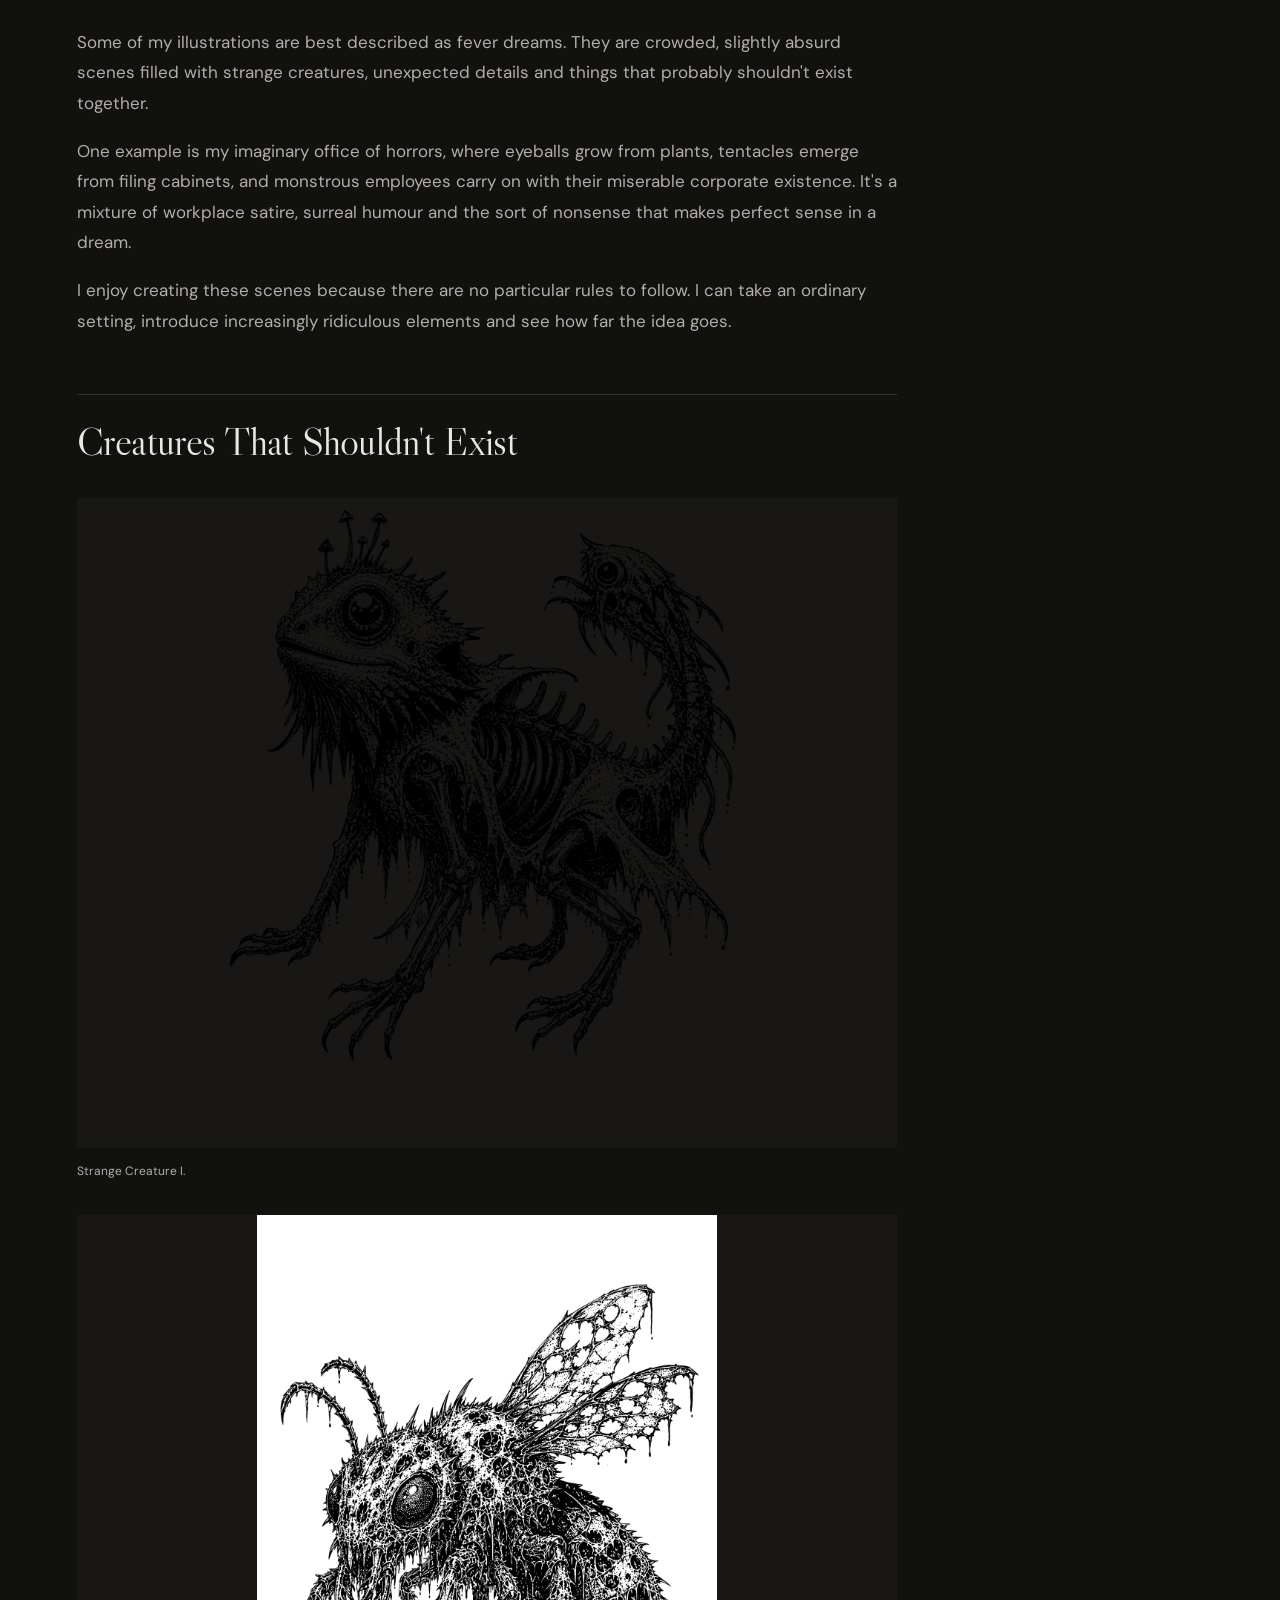
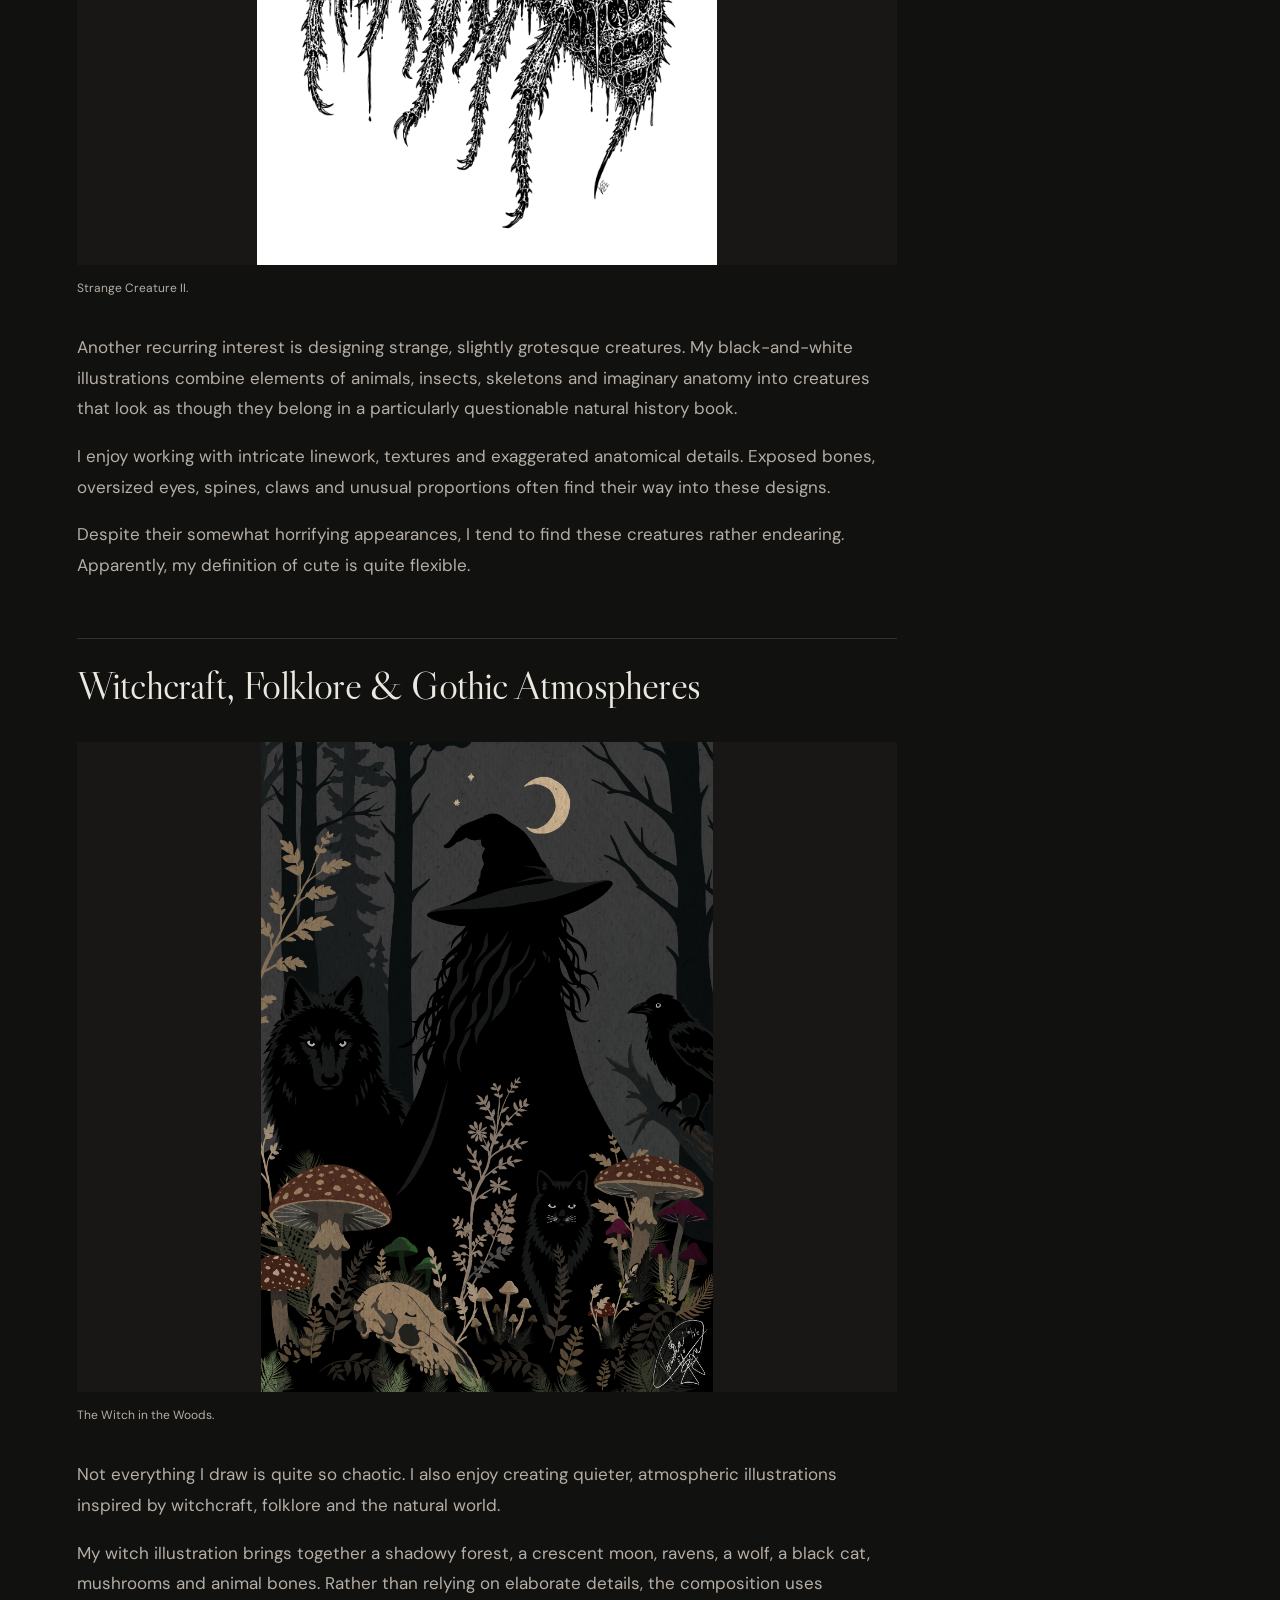
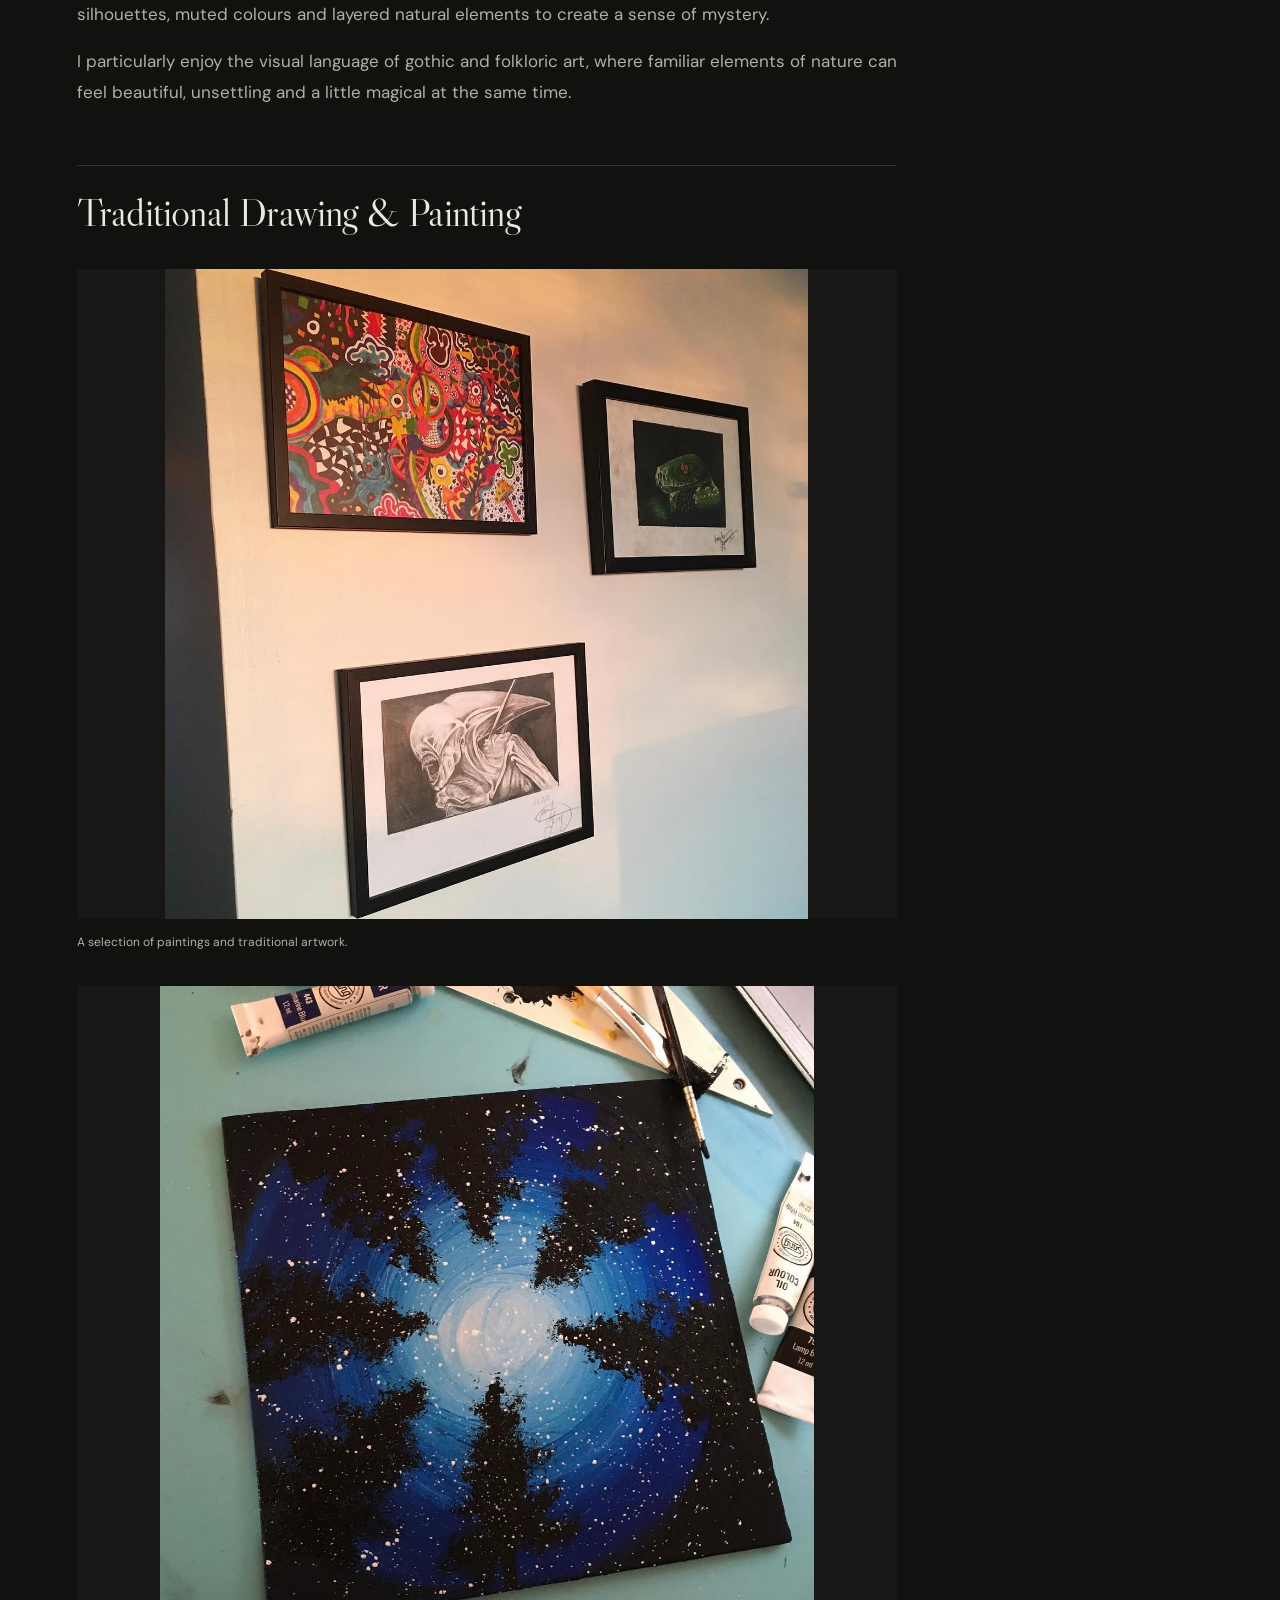
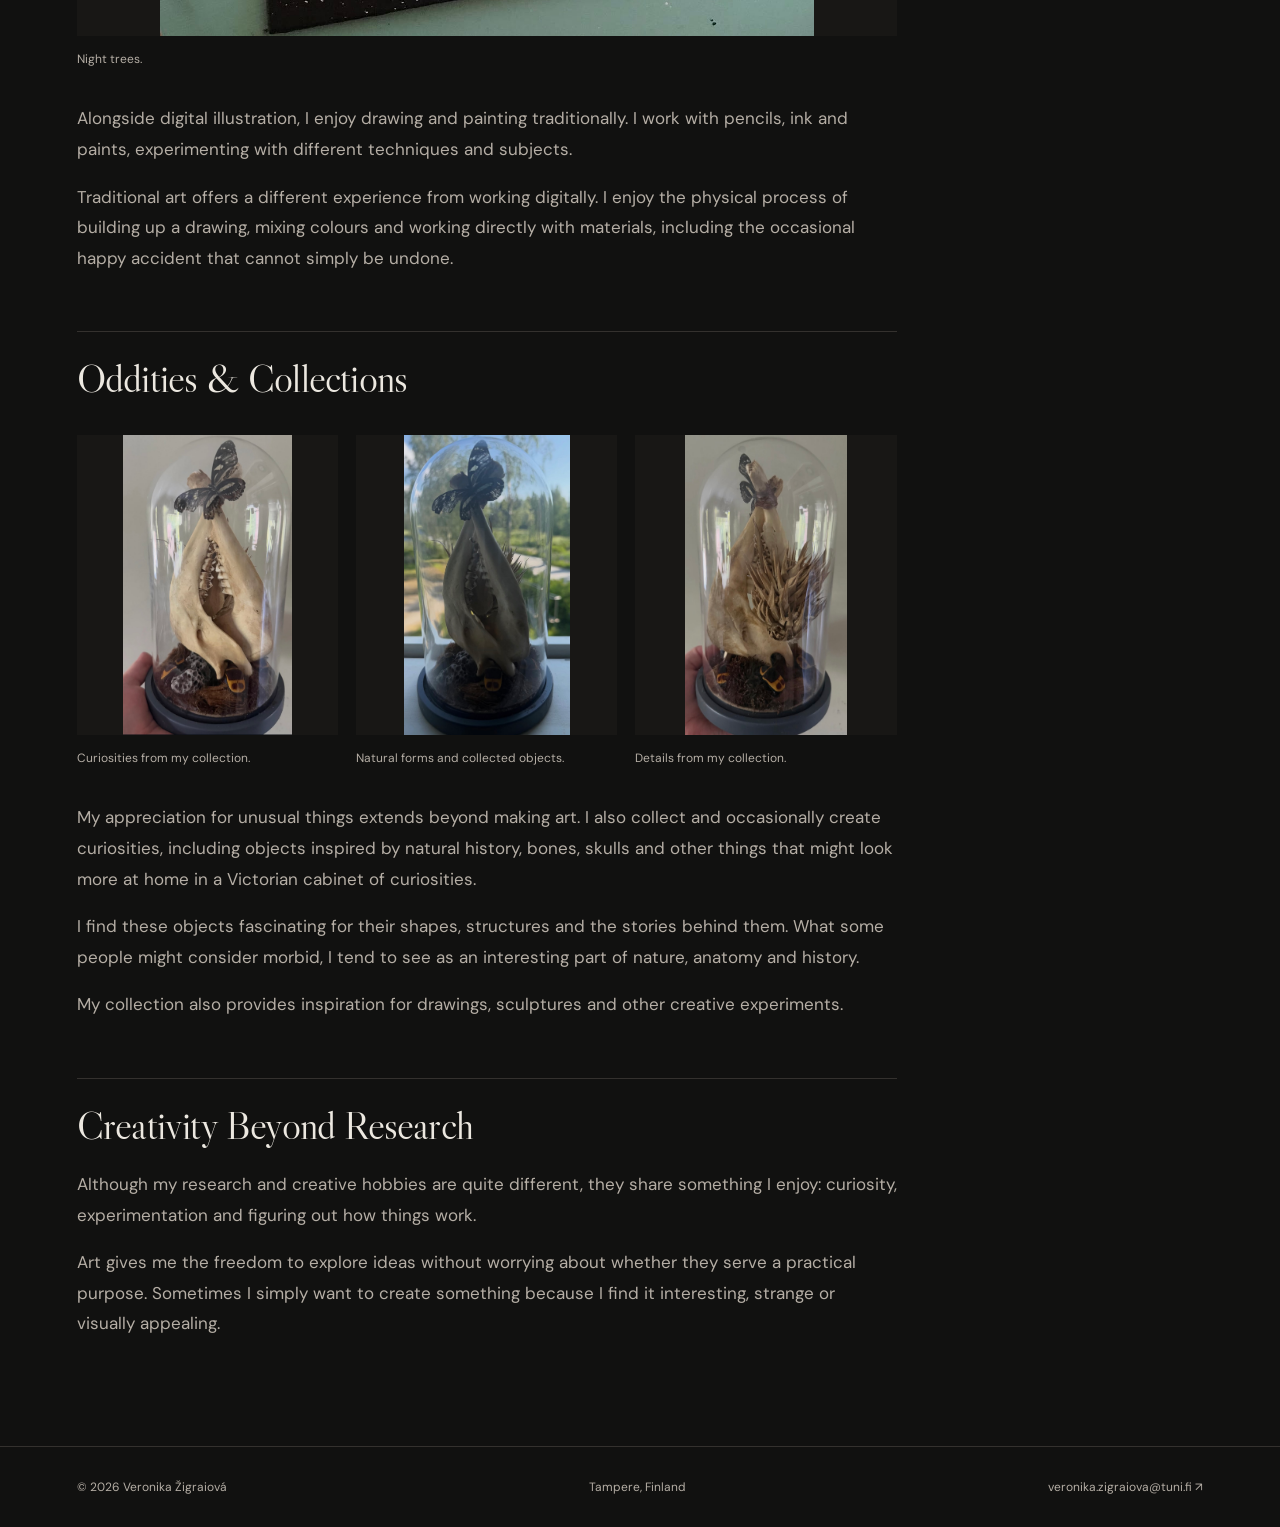
<file: art-curiosities.html>
<!doctype html><html lang="en"><head><meta charset="utf-8"><meta name="viewport" content="width=device-width, initial-scale=1"><title>Art &amp; Curiosities | Veronika Žigraiová</title><meta name="description" content="Art &amp; Curiosities. Research, design and creative work by Veronika Žigraiová."><link rel="preconnect" href="https://fonts.googleapis.com"><link rel="preconnect" href="https://fonts.gstatic.com" crossorigin><link href="https://fonts.googleapis.com/css2?family=DM+Sans:wght@400;500;600&family=Libre+Caslon+Display&family=Libre+Caslon+Text:ital,wght@1,400&family=Caveat:wght@400;600&display=swap" rel="stylesheet"><link rel="stylesheet" href="styles.css"></head><body><a class="skip" href="#main">Skip to content</a>
<header class="site-header"><a class="wordmark" href="index.html" aria-label="Veronika Žigraiová · home">VŽ<span>Veronika Žigraiová</span></a><button class="menu" aria-controls="navigation" aria-expanded="false" hidden>Menu</button>
<nav id="navigation" aria-label="Main navigation"><a href="about.html">About</a><a href="cv.html">CV</a><a href="portfolio.html" aria-current="page">Portfolio</a><a href="publications.html">Publications</a><a href="teaching.html">Teaching</a><a href="activities.html">Activities</a><a href="contact.html">Contact</a></nav>
</header>

<main id="main">
<section class="page-heading wrap"><p class="eyebrow">Personal practice · Sculpture · Illustration · Painting</p><h1>Art &amp; Curiosities</h1><p class="lead">Clay sculptures, traditional paintings, digital illustrations and handmade oddities. My creative interests lean towards the gothic, the macabre and the slightly unusual. I have always been drawn to things that others might find unsettling, strange or simply unappealing, and I enjoy finding something beautiful or interesting in them.</p></section><div class="wrap story-layout"><article class="story-copy"><h2>The Practice</h2>
<p>Art has always been one of my favourite ways to experiment and express myself. I work with different materials and techniques depending on what I feel like making, whether that means sculpting something from clay, painting on canvas, sketching with pencils and ink, or creating digital illustrations in Procreate on my iPad.</p>
<p>My work often draws inspiration from horror, folklore, anatomy, nature and gothic imagery. I particularly enjoy unusual textures, organic shapes, strange creatures and darker themes, although a fair amount of absurd humour tends to find its way into my creations too.</p>
<p>I rarely stick to one artistic style. Sometimes I want to spend hours working on tiny details, and other times I just want to make something weird because the idea amuses me.</p>
<h2>Sculptures &amp; Handmade Objects</h2>
<figure class="story-image "><a href="portfolio-art.png" aria-label="View image: Octopus-inspired sculptural lamp."><img src="portfolio-art.png" alt="Octopus-inspired sculptural lamp." loading="lazy"></a><figcaption>Octopus-inspired sculptural lamp.</figcaption></figure>
<p>I enjoy working with clay because it allows me to turn an idea into something physical. I experiment with shapes, textures and different finishes, often taking inspiration from marine life, anatomy and other organic forms.</p>
<p>One of my projects is an octopus-inspired sculptural lamp, with curling tentacles and a textured, metallic-looking surface. I particularly enjoyed shaping the tentacles and experimenting with the surface details to give the piece an aged, almost otherworldly appearance.</p>
<p>Sculpting is often a process of trial and error for me. I like figuring things out as I go, learning new techniques and occasionally discovering that the material has entirely different plans from mine.</p>
<h2>Digital Art &amp; Strange Creatures</h2>
<p>My digital illustrations tend to fall somewhere between gothic fantasy, horror and whatever strange idea happens to appear in my head.</p>
<p>I use Procreate to experiment with different styles, from detailed black-and-white creature designs to colourful, surreal compositions and darker, atmospheric illustrations.</p>
<h2>Fever Dreams &amp; Surreal Worlds</h2>
<figure class="story-image "><a href="Corporate.png" aria-label="View image: An imaginary office of horrors."><img src="Corporate.png" alt="An imaginary office of horrors." loading="lazy"></a><figcaption>An imaginary office of horrors.</figcaption></figure>
<p>Some of my illustrations are best described as fever dreams. They are crowded, slightly absurd scenes filled with strange creatures, unexpected details and things that probably shouldn&#x27;t exist together.</p>
<p>One example is my imaginary office of horrors, where eyeballs grow from plants, tentacles emerge from filing cabinets, and monstrous employees carry on with their miserable corporate existence. It&#x27;s a mixture of workplace satire, surreal humour and the sort of nonsense that makes perfect sense in a dream.</p>
<p>I enjoy creating these scenes because there are no particular rules to follow. I can take an ordinary setting, introduce increasingly ridiculous elements and see how far the idea goes.</p>
<h2>Creatures That Shouldn&#x27;t Exist</h2>
<figure class="story-image "><a href="chimera.png" aria-label="View image: Strange Creature I."><img src="chimera.png" alt="Strange Creature I." loading="lazy"></a><figcaption>Strange Creature I.</figcaption></figure>
<figure class="story-image "><a href="not-bee.png" aria-label="View image: Strange Creature II."><img src="not-bee.png" alt="Strange Creature II." loading="lazy"></a><figcaption>Strange Creature II.</figcaption></figure>
<p>Another recurring interest is designing strange, slightly grotesque creatures. My black-and-white illustrations combine elements of animals, insects, skeletons and imaginary anatomy into creatures that look as though they belong in a particularly questionable natural history book.</p>
<p>I enjoy working with intricate linework, textures and exaggerated anatomical details. Exposed bones, oversized eyes, spines, claws and unusual proportions often find their way into these designs.</p>
<p>Despite their somewhat horrifying appearances, I tend to find these creatures rather endearing. Apparently, my definition of cute is quite flexible.</p>
<h2>Witchcraft, Folklore &amp; Gothic Atmospheres</h2>
<figure class="story-image "><a href="witch-woods.png" aria-label="View image: The Witch in the Woods."><img src="witch-woods.png" alt="The Witch in the Woods." loading="lazy"></a><figcaption>The Witch in the Woods.</figcaption></figure>
<p>Not everything I draw is quite so chaotic. I also enjoy creating quieter, atmospheric illustrations inspired by witchcraft, folklore and the natural world.</p>
<p>My witch illustration brings together a shadowy forest, a crescent moon, ravens, a wolf, a black cat, mushrooms and animal bones. Rather than relying on elaborate details, the composition uses silhouettes, muted colours and layered natural elements to create a sense of mystery.</p>
<p>I particularly enjoy the visual language of gothic and folkloric art, where familiar elements of nature can feel beautiful, unsettling and a little magical at the same time.</p>
<h2>Traditional Drawing &amp; Painting</h2>
<figure class="story-image "><a href="home-galery.jpg" aria-label="View image: A selection of paintings and traditional artwork."><img src="home-galery.jpg" alt="A selection of paintings and traditional artwork." loading="lazy"></a><figcaption>A selection of paintings and traditional artwork.</figcaption></figure>
<figure class="story-image "><a href="night-trees.jpg" aria-label="View image: Night trees."><img src="night-trees.jpg" alt="Night trees." loading="lazy"></a><figcaption>Night trees.</figcaption></figure>
<p>Alongside digital illustration, I enjoy drawing and painting traditionally. I work with pencils, ink and paints, experimenting with different techniques and subjects.</p>
<p>Traditional art offers a different experience from working digitally. I enjoy the physical process of building up a drawing, mixing colours and working directly with materials, including the occasional happy accident that cannot simply be undone.</p>
<h2>Oddities &amp; Collections</h2>
<div class="image-gallery "><figure class="story-image "><a href="oddity-1.jpg" aria-label="View image: Curiosities from my collection."><img src="oddity-1.jpg" alt="Curiosities from my collection." loading="lazy"></a><figcaption>Curiosities from my collection.</figcaption></figure><figure class="story-image "><a href="oddity-2.jpg" aria-label="View image: Natural forms and collected objects."><img src="oddity-2.jpg" alt="Natural forms and collected objects." loading="lazy"></a><figcaption>Natural forms and collected objects.</figcaption></figure><figure class="story-image "><a href="oddity-3.jpg" aria-label="View image: Details from my collection."><img src="oddity-3.jpg" alt="Details from my collection." loading="lazy"></a><figcaption>Details from my collection.</figcaption></figure></div>
<p>My appreciation for unusual things extends beyond making art. I also collect and occasionally create curiosities, including objects inspired by natural history, bones, skulls and other things that might look more at home in a Victorian cabinet of curiosities.</p>
<p>I find these objects fascinating for their shapes, structures and the stories behind them. What some people might consider morbid, I tend to see as an interesting part of nature, anatomy and history.</p>
<p>My collection also provides inspiration for drawings, sculptures and other creative experiments.</p>
<h2>Creativity Beyond Research</h2>
<p>Although my research and creative hobbies are quite different, they share something I enjoy: curiosity, experimentation and figuring out how things work.</p>
<p>Art gives me the freedom to explore ideas without worrying about whether they serve a practical purpose. Sometimes I simply want to create something because I find it interesting, strange or visually appealing.</p></article><aside class="story-aside"><p class="eyebrow">Explore</p><a href="portfolio.html">← All projects</a><a href="warehouse-simulation.html">Next project ↗</a></aside></div>
</main>

<footer><a href="index.html">© 2026 Veronika Žigraiová</a><span>Tampere, Finland</span><a href="mailto:veronika.zigraiova@tuni.fi">veronika.zigraiova@tuni.fi ↗</a></footer>
<script src="script.js"></script></body></html>
</file>
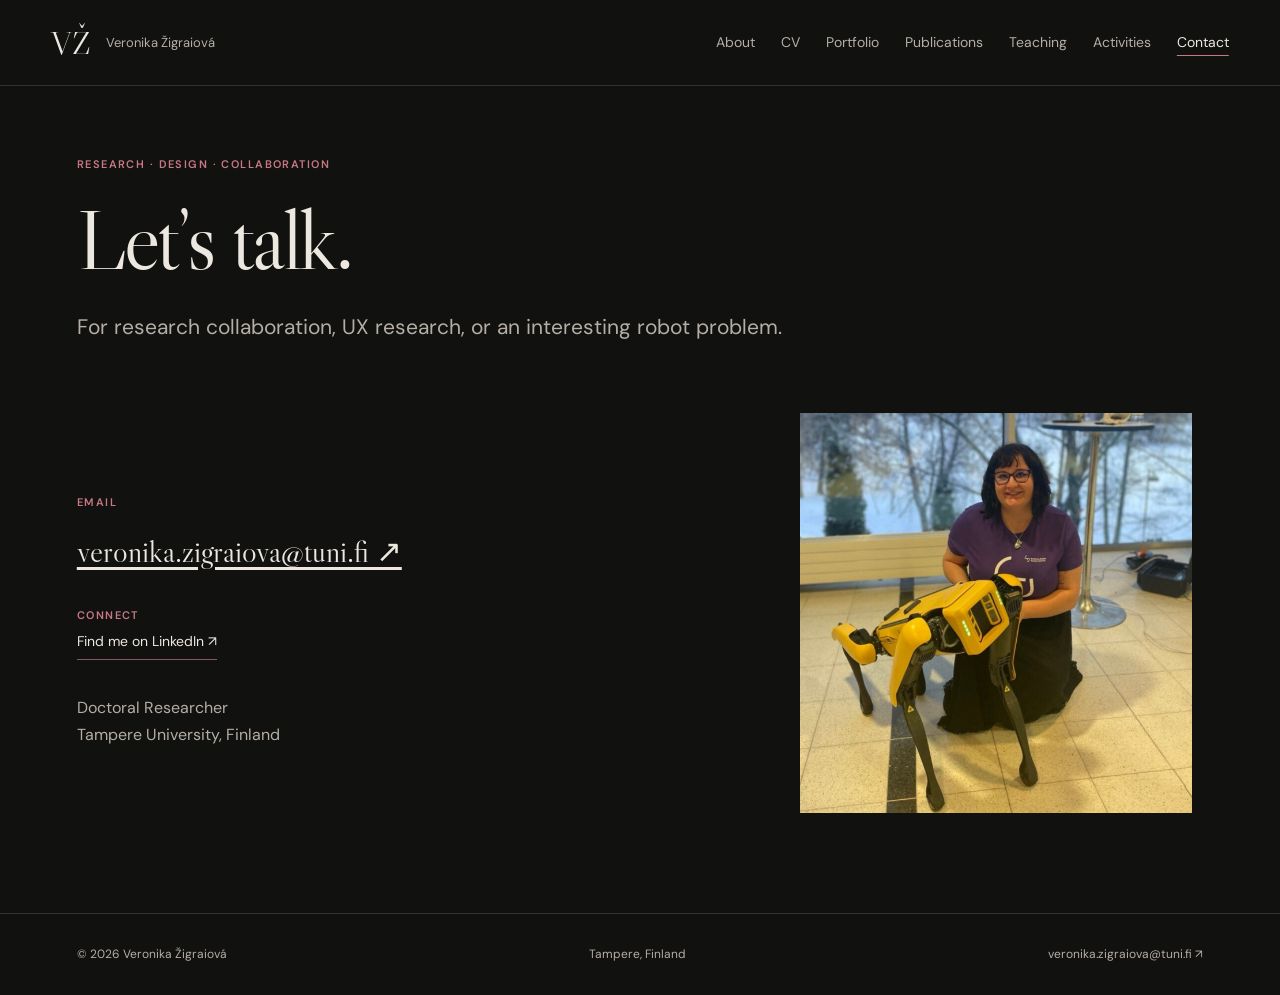
<file: contact.html>
<!doctype html><html lang="en"><head><meta charset="utf-8"><meta name="viewport" content="width=device-width, initial-scale=1"><title>Contact | Veronika Žigraiová</title><meta name="description" content="Contact. Research, design and creative work by Veronika Žigraiová."><link rel="preconnect" href="https://fonts.googleapis.com"><link rel="preconnect" href="https://fonts.gstatic.com" crossorigin><link href="https://fonts.googleapis.com/css2?family=DM+Sans:wght@400;500;600&family=Libre+Caslon+Display&family=Libre+Caslon+Text:ital,wght@1,400&family=Caveat:wght@400;600&display=swap" rel="stylesheet"><link rel="stylesheet" href="styles.css"></head><body><a class="skip" href="#main">Skip to content</a>
<header class="site-header"><a class="wordmark" href="index.html" aria-label="Veronika Žigraiová · home">VŽ<span>Veronika Žigraiová</span></a><button class="menu" aria-controls="navigation" aria-expanded="false" hidden>Menu</button>
<nav id="navigation" aria-label="Main navigation"><a href="about.html">About</a><a href="cv.html">CV</a><a href="portfolio.html">Portfolio</a><a href="publications.html">Publications</a><a href="teaching.html">Teaching</a><a href="activities.html">Activities</a><a href="contact.html" aria-current="page">Contact</a></nav>
</header>

<main id="main">

<section class="page-heading wrap">
<p class="eyebrow">Research · Design · Collaboration</p>

<h1>Let’s talk.</h1>

<p class="lead">For research collaboration, UX research, or an interesting robot problem.</p>
</section>

<section class="wrap contact-layout"><div>
<p class="eyebrow">Email</p>
<a class="email" href="mailto:veronika.zigraiova@tuni.fi">veronika.zigraiova@tuni.fi ↗</a>
<div class="contact-social"><p class="eyebrow">Connect</p><a class="read-link" href="https://www.linkedin.com/in/vzigraiova/" target="_blank" rel="noopener noreferrer">Find me on LinkedIn ↗<span class="sr-only"> (opens in a new tab)</span></a></div><p>Doctoral Researcher<br>Tampere University, Finland</p>
</div><img class="portrait" src="hero-veronika.png" alt="Veronika with a yellow quadruped robot"></section>

</main>

<footer><a href="index.html">© 2026 Veronika Žigraiová</a><span>Tampere, Finland</span><a href="mailto:veronika.zigraiova@tuni.fi">veronika.zigraiova@tuni.fi ↗</a></footer>
<script src="script.js"></script></body></html>
</file>
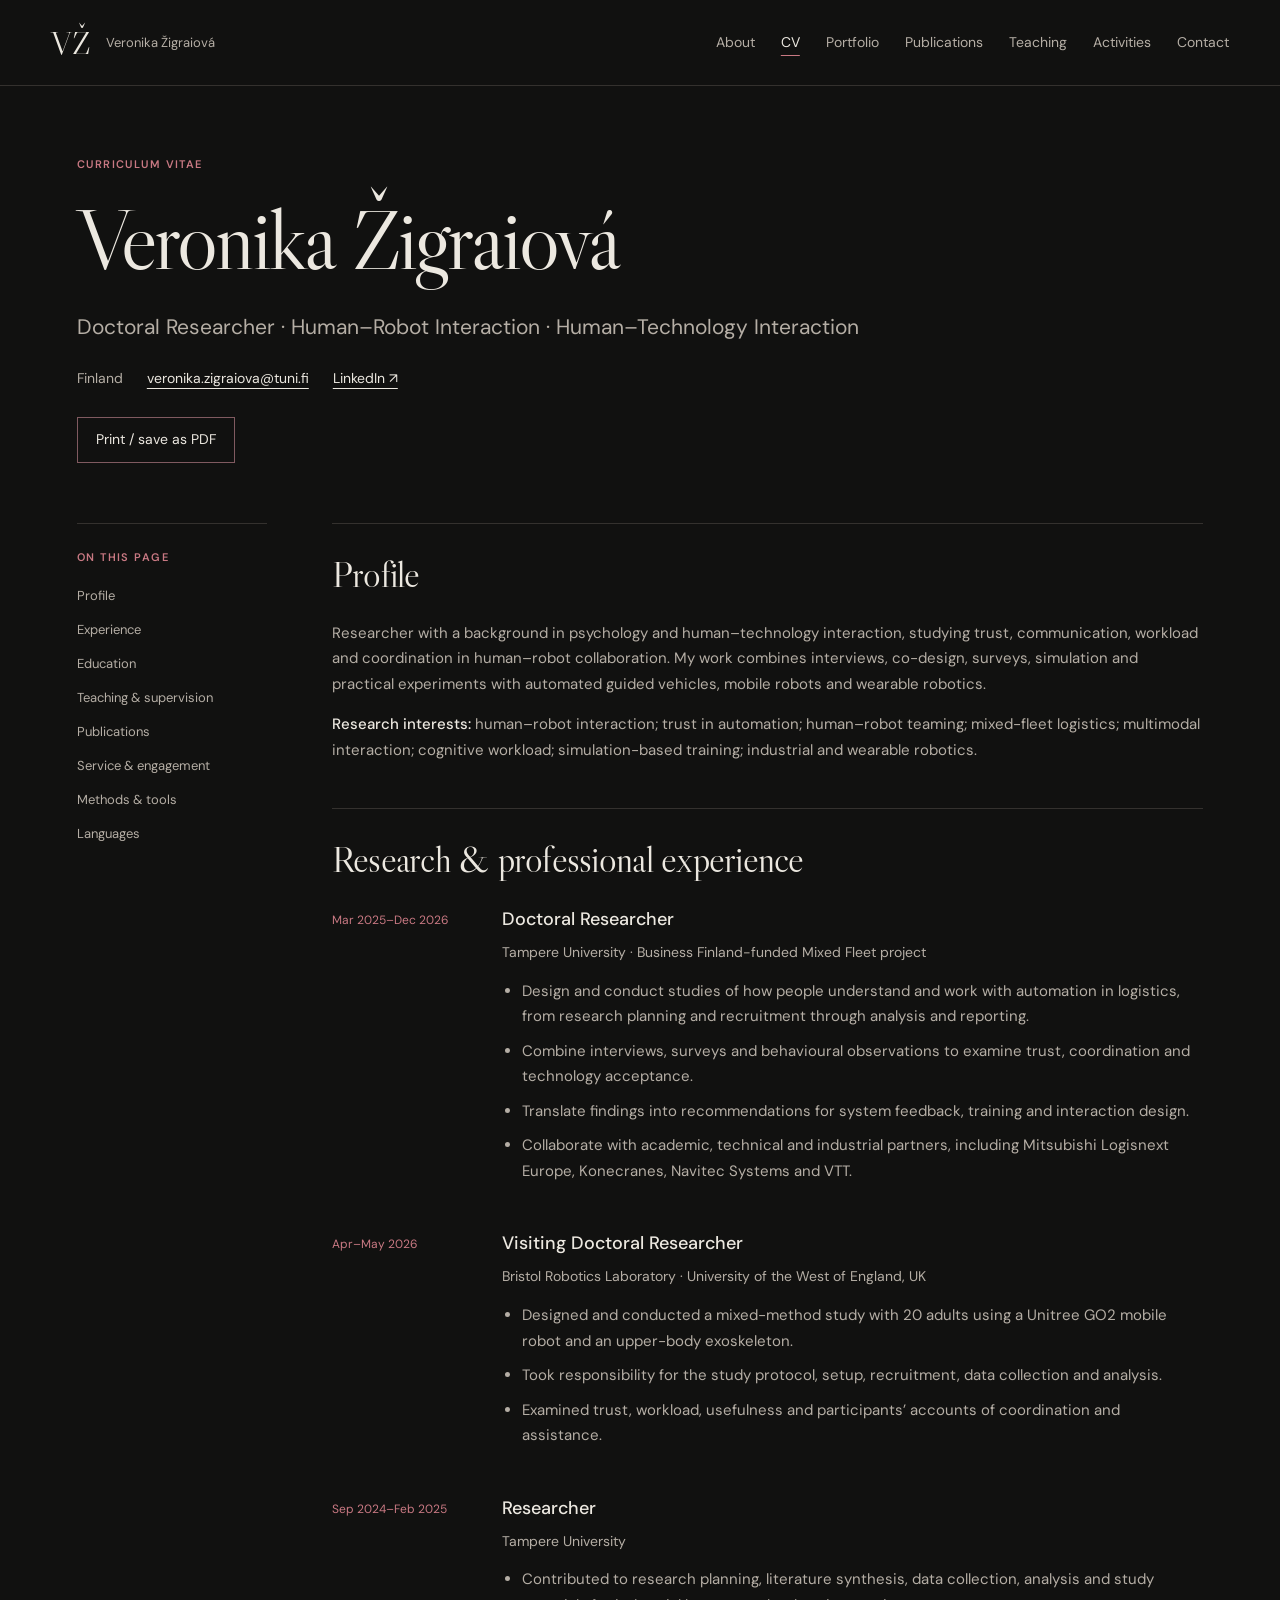
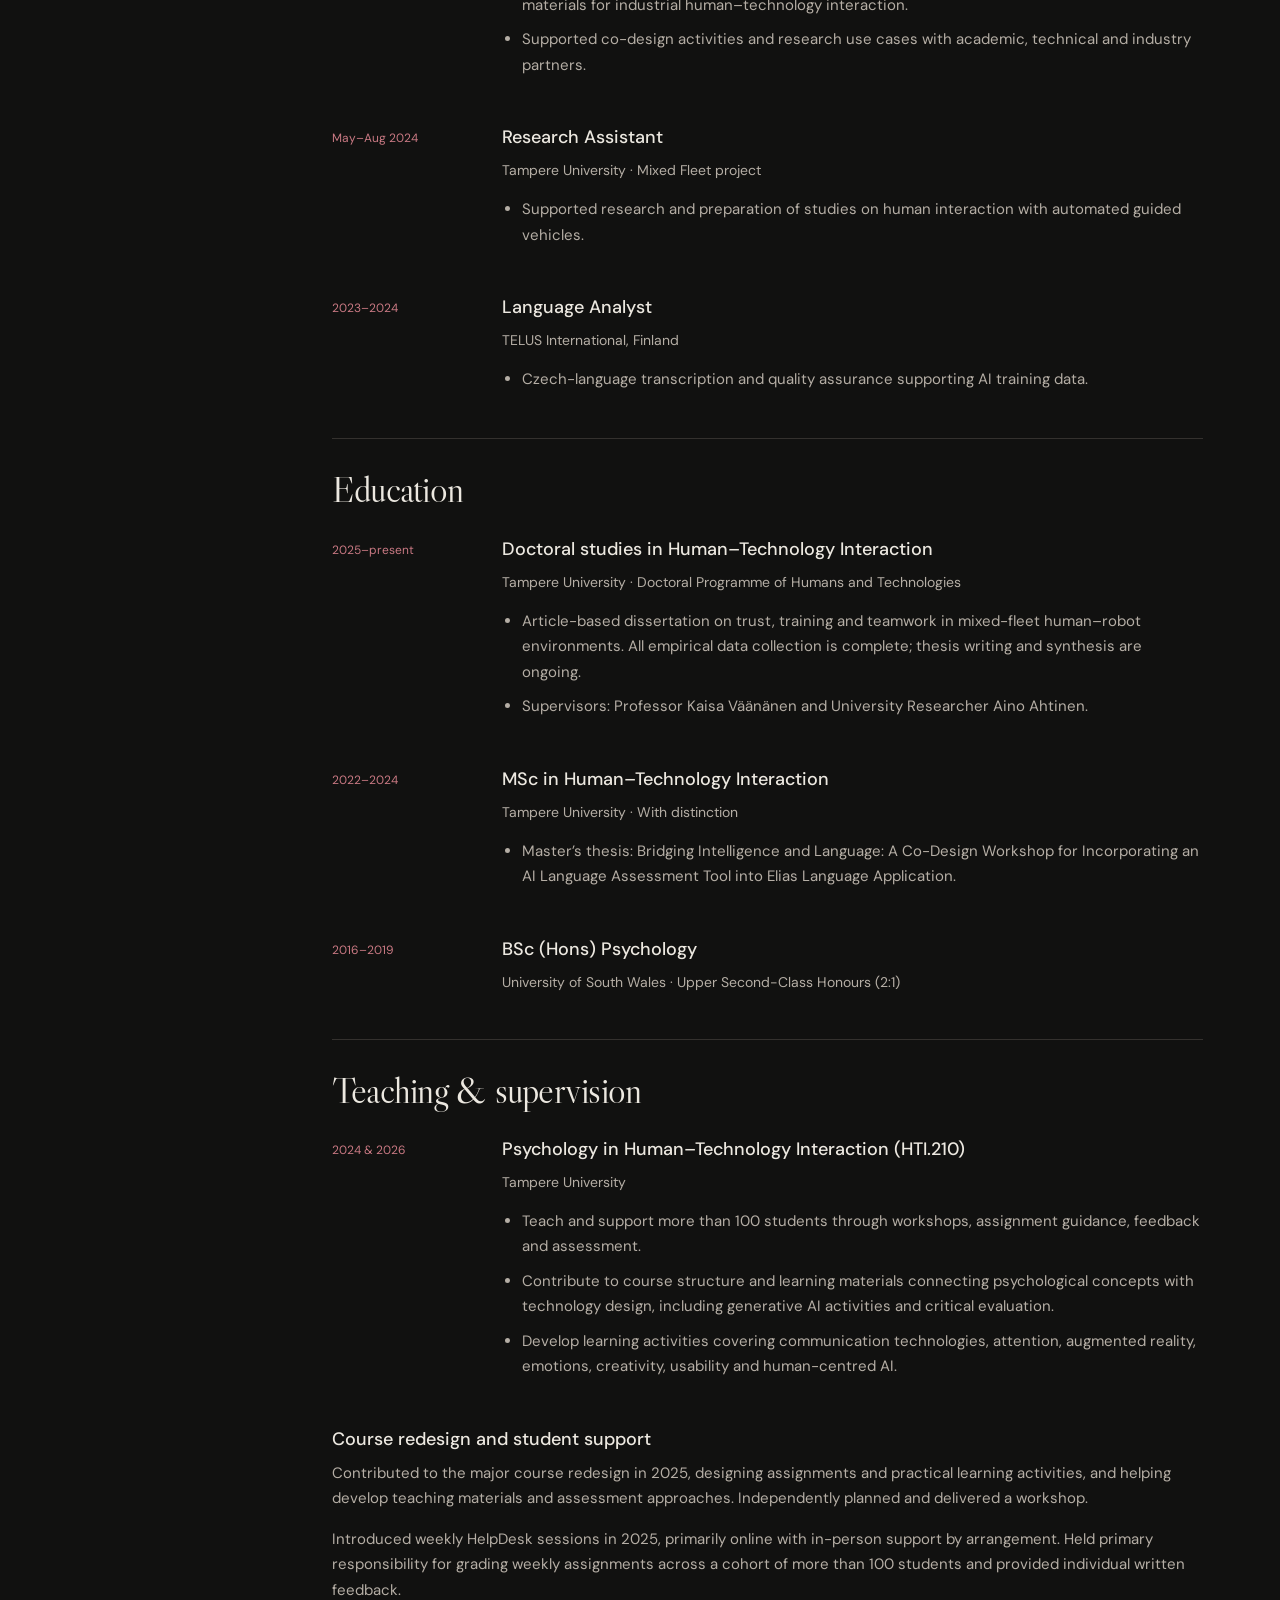
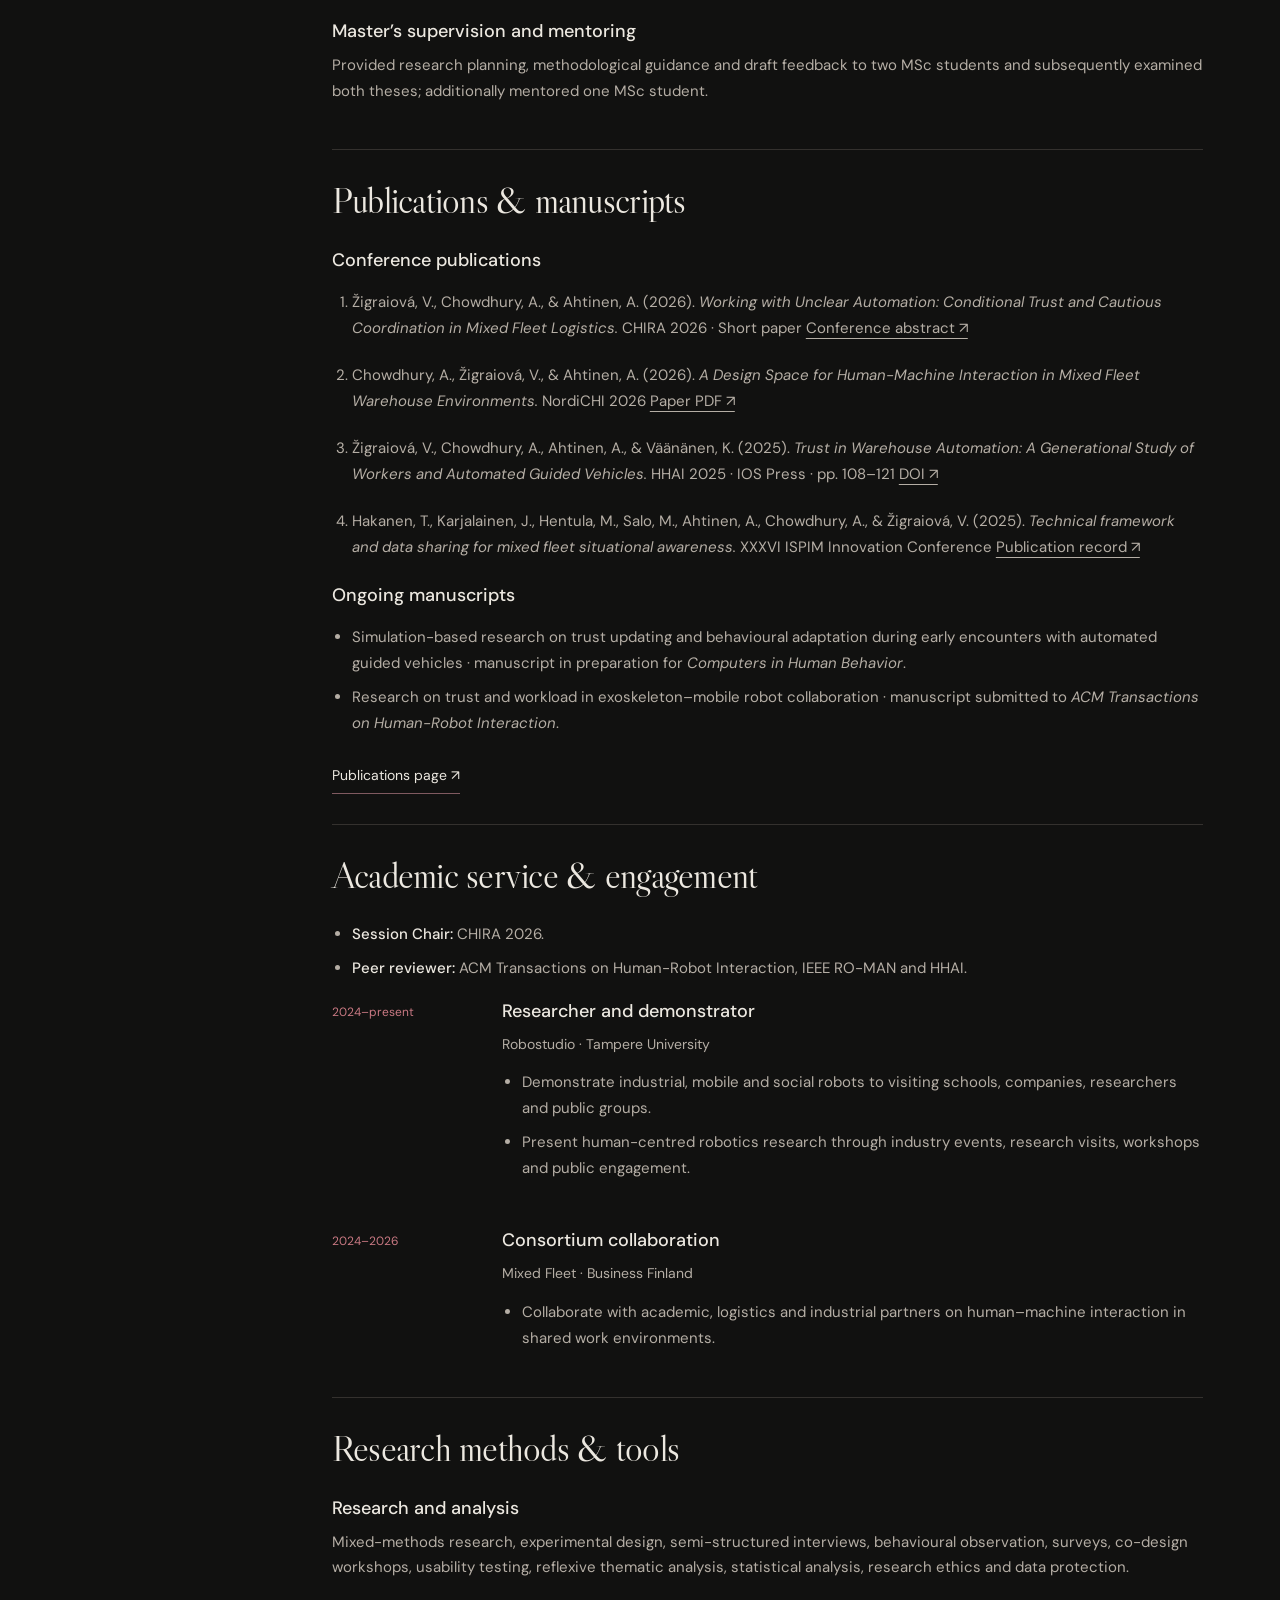
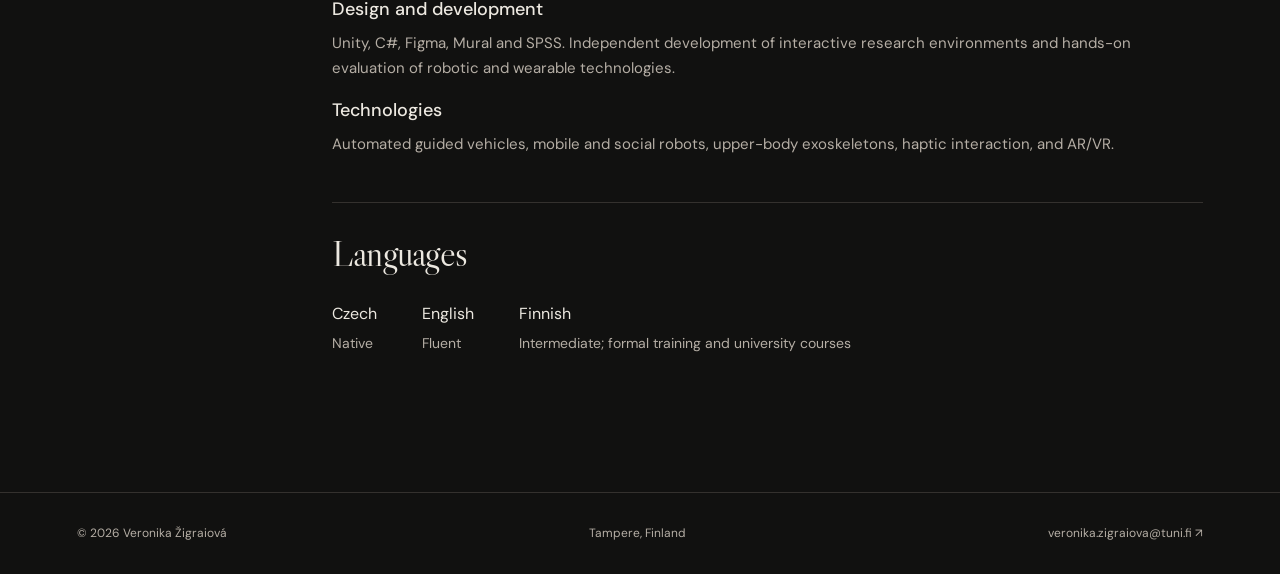
<file: cv.html>
<!doctype html><html lang="en"><head><meta charset="utf-8"><meta name="viewport" content="width=device-width, initial-scale=1"><title>CV | Veronika Žigraiová</title><meta name="description" content="CV. Research, design and creative work by Veronika Žigraiová."><link rel="preconnect" href="https://fonts.googleapis.com"><link rel="preconnect" href="https://fonts.gstatic.com" crossorigin><link href="https://fonts.googleapis.com/css2?family=DM+Sans:wght@400;500;600&family=Libre+Caslon+Display&family=Libre+Caslon+Text:ital,wght@1,400&family=Caveat:wght@400;600&display=swap" rel="stylesheet"><link rel="stylesheet" href="styles.css"></head><body><a class="skip" href="#main">Skip to content</a>
<header class="site-header"><a class="wordmark" href="index.html" aria-label="Veronika Žigraiová · home">VŽ<span>Veronika Žigraiová</span></a><button class="menu" aria-controls="navigation" aria-expanded="false" hidden>Menu</button>
<nav id="navigation" aria-label="Main navigation"><a href="about.html">About</a><a href="cv.html" aria-current="page">CV</a><a href="portfolio.html">Portfolio</a><a href="publications.html">Publications</a><a href="teaching.html">Teaching</a><a href="activities.html">Activities</a><a href="contact.html">Contact</a></nav>
</header>

<main id="main">
<section class="page-heading wrap"><p class="eyebrow">Curriculum vitae</p><h1>Veronika Žigraiová</h1><p class="lead">Doctoral Researcher · Human–Robot Interaction · Human–Technology Interaction</p><div class="cv-contact"><span>Finland</span><a href="mailto:veronika.zigraiova@tuni.fi">veronika.zigraiova@tuni.fi</a><a href="https://www.linkedin.com/in/vzigraiova/" target="_blank" rel="noopener noreferrer">LinkedIn ↗<span class="sr-only"> (opens in a new tab)</span></a></div><button class="print-cv" hidden>Print / save as PDF</button></section><div class="wrap cv-layout"><aside class="cv-nav"><p class="eyebrow">On this page</p><nav aria-label="CV sections"><a href="#profile">Profile</a><a href="#experience">Experience</a><a href="#education">Education</a><a href="#teaching">Teaching & supervision</a><a href="#publications">Publications</a><a href="#service">Service & engagement</a><a href="#skills">Methods & tools</a><a href="#languages">Languages</a></nav></aside><div class="cv-content"><section id="profile" class="cv-section"><h2>Profile</h2><p>Researcher with a background in psychology and human–technology interaction, studying trust, communication, workload and coordination in human–robot collaboration. My work combines interviews, co-design, surveys, simulation and practical experiments with automated guided vehicles, mobile robots and wearable robotics.</p><p><strong>Research interests:</strong> human–robot interaction; trust in automation; human–robot teaming; mixed-fleet logistics; multimodal interaction; cognitive workload; simulation-based training; industrial and wearable robotics.</p></section><section id="experience" class="cv-section"><h2>Research & professional experience</h2><article class="cv-entry"><p class="cv-date">Mar 2025–Dec 2026</p><div><h3>Doctoral Researcher</h3><p class="cv-org">Tampere University · Business Finland-funded Mixed Fleet project</p><ul><li>Design and conduct studies of how people understand and work with automation in logistics, from research planning and recruitment through analysis and reporting.</li><li>Combine interviews, surveys and behavioural observations to examine trust, coordination and technology acceptance.</li><li>Translate findings into recommendations for system feedback, training and interaction design.</li><li>Collaborate with academic, technical and industrial partners, including Mitsubishi Logisnext Europe, Konecranes, Navitec Systems and VTT.</li></ul></div></article><article class="cv-entry"><p class="cv-date">Apr–May 2026</p><div><h3>Visiting Doctoral Researcher</h3><p class="cv-org">Bristol Robotics Laboratory · University of the West of England, UK</p><ul><li>Designed and conducted a mixed-method study with 20 adults using a Unitree GO2 mobile robot and an upper-body exoskeleton.</li><li>Took responsibility for the study protocol, setup, recruitment, data collection and analysis.</li><li>Examined trust, workload, usefulness and participants’ accounts of coordination and assistance.</li></ul></div></article><article class="cv-entry"><p class="cv-date">Sep 2024–Feb 2025</p><div><h3>Researcher</h3><p class="cv-org">Tampere University</p><ul><li>Contributed to research planning, literature synthesis, data collection, analysis and study materials for industrial human–technology interaction.</li><li>Supported co-design activities and research use cases with academic, technical and industry partners.</li></ul></div></article><article class="cv-entry"><p class="cv-date">May–Aug 2024</p><div><h3>Research Assistant</h3><p class="cv-org">Tampere University · Mixed Fleet project</p><ul><li>Supported research and preparation of studies on human interaction with automated guided vehicles.</li></ul></div></article><article class="cv-entry"><p class="cv-date">2023–2024</p><div><h3>Language Analyst</h3><p class="cv-org">TELUS International, Finland</p><ul><li>Czech-language transcription and quality assurance supporting AI training data.</li></ul></div></article></section><section id="education" class="cv-section"><h2>Education</h2><article class="cv-entry"><p class="cv-date">2025–present</p><div><h3>Doctoral studies in Human–Technology Interaction</h3><p class="cv-org">Tampere University · Doctoral Programme of Humans and Technologies</p><ul><li>Article-based dissertation on trust, training and teamwork in mixed-fleet human–robot environments. All empirical data collection is complete; thesis writing and synthesis are ongoing.</li><li>Supervisors: Professor Kaisa Väänänen and University Researcher Aino Ahtinen.</li></ul></div></article><article class="cv-entry"><p class="cv-date">2022–2024</p><div><h3>MSc in Human–Technology Interaction</h3><p class="cv-org">Tampere University · With distinction</p><ul><li>Master’s thesis: Bridging Intelligence and Language: A Co-Design Workshop for Incorporating an AI Language Assessment Tool into Elias Language Application.</li></ul></div></article><article class="cv-entry"><p class="cv-date">2016–2019</p><div><h3>BSc (Hons) Psychology</h3><p class="cv-org">University of South Wales · Upper Second-Class Honours (2:1)</p></div></article></section><section id="teaching" class="cv-section"><h2>Teaching & supervision</h2><article class="cv-entry"><p class="cv-date">2024 & 2026</p><div><h3>Psychology in Human–Technology Interaction (HTI.210)</h3><p class="cv-org">Tampere University</p><ul><li>Teach and support more than 100 students through workshops, assignment guidance, feedback and assessment.</li><li>Contribute to course structure and learning materials connecting psychological concepts with technology design, including generative AI activities and critical evaluation.</li><li>Develop learning activities covering communication technologies, attention, augmented reality, emotions, creativity, usability and human-centred AI.</li></ul></div></article><h3>Course redesign and student support</h3><p>Contributed to the major course redesign in 2025, designing assignments and practical learning activities, and helping develop teaching materials and assessment approaches. Independently planned and delivered a workshop.</p><p>Introduced weekly HelpDesk sessions in 2025, primarily online with in-person support by arrangement. Held primary responsibility for grading weekly assignments across a cohort of more than 100 students and provided individual written feedback.</p><h3>Master’s supervision and mentoring</h3><p>Provided research planning, methodological guidance and draft feedback to two MSc students and subsequently examined both theses; additionally mentored one MSc student.</p></section><section id="publications" class="cv-section"><h2>Publications & manuscripts</h2><h3>Conference publications</h3><ol class="cv-papers"><li>Žigraiová, V., Chowdhury, A., &amp; Ahtinen, A. (2026). <em>Working with Unclear Automation: Conditional Trust and Cautious Coordination in Mixed Fleet Logistics.</em> CHIRA 2026 · Short paper <a href="https://chira.scitevents.org/Abstract.aspx?idEvent=xUIsp2AeibY%3D">Conference abstract ↗</a></li><li>Chowdhury, A., Žigraiová, V., &amp; Ahtinen, A. (2026). <em>A Design Space for Human-Machine Interaction in Mixed Fleet Warehouse Environments.</em> NordiCHI 2026 <a href="https://dl.acm.org/doi/pdf/10.1145/3829807.3829858">Paper PDF ↗</a></li><li>Žigraiová, V., Chowdhury, A., Ahtinen, A., &amp; Väänänen, K. (2025). <em>Trust in Warehouse Automation: A Generational Study of Workers and Automated Guided Vehicles.</em> HHAI 2025 · IOS Press · pp. 108–121 <a href="https://doi.org/10.3233/FAIA250630">DOI ↗</a></li><li>Hakanen, T., Karjalainen, J., Hentula, M., Salo, M., Ahtinen, A., Chowdhury, A., &amp; Žigraiová, V. (2025). <em>Technical framework and data sharing for mixed fleet situational awareness.</em> XXXVI ISPIM Innovation Conference <a href="https://cris.vtt.fi/en/publications/technical-framework-and-data-sharing-for-mixed-fleet-situational-/">Publication record ↗</a></li></ol><h3>Ongoing manuscripts</h3><ul><li>Simulation-based research on trust updating and behavioural adaptation during early encounters with automated guided vehicles · manuscript in preparation for <em>Computers in Human Behavior</em>.</li><li>Research on trust and workload in exoskeleton–mobile robot collaboration · manuscript submitted to <em>ACM Transactions on Human-Robot Interaction</em>.</li></ul><a class="read-link" href="publications.html">Publications page ↗</a></section><section id="service" class="cv-section"><h2>Academic service & engagement</h2><ul><li><strong>Session Chair:</strong> CHIRA 2026.</li><li><strong>Peer reviewer:</strong> ACM Transactions on Human-Robot Interaction, IEEE RO-MAN and HHAI.</li></ul><article class="cv-entry"><p class="cv-date">2024–present</p><div><h3>Researcher and demonstrator</h3><p class="cv-org">Robostudio · Tampere University</p><ul><li>Demonstrate industrial, mobile and social robots to visiting schools, companies, researchers and public groups.</li><li>Present human-centred robotics research through industry events, research visits, workshops and public engagement.</li></ul></div></article><article class="cv-entry"><p class="cv-date">2024–2026</p><div><h3>Consortium collaboration</h3><p class="cv-org">Mixed Fleet · Business Finland</p><ul><li>Collaborate with academic, logistics and industrial partners on human–machine interaction in shared work environments.</li></ul></div></article></section><section id="skills" class="cv-section"><h2>Research methods & tools</h2><h3>Research and analysis</h3><p>Mixed-methods research, experimental design, semi-structured interviews, behavioural observation, surveys, co-design workshops, usability testing, reflexive thematic analysis, statistical analysis, research ethics and data protection.</p><h3>Design and development</h3><p>Unity, C#, Figma, Mural and SPSS. Independent development of interactive research environments and hands-on evaluation of robotic and wearable technologies.</p><h3>Technologies</h3><p>Automated guided vehicles, mobile and social robots, upper-body exoskeletons, haptic interaction, and AR/VR.</p></section><section id="languages" class="cv-section"><h2>Languages</h2><dl class="cv-languages"><div><dt>Czech</dt><dd>Native</dd></div><div><dt>English</dt><dd>Fluent</dd></div><div><dt>Finnish</dt><dd>Intermediate; formal training and university courses</dd></div></dl></section></div></div>
</main>

<footer><a href="index.html">© 2026 Veronika Žigraiová</a><span>Tampere, Finland</span><a href="mailto:veronika.zigraiova@tuni.fi">veronika.zigraiova@tuni.fi ↗</a></footer>
<script src="script.js"></script></body></html>
</file>
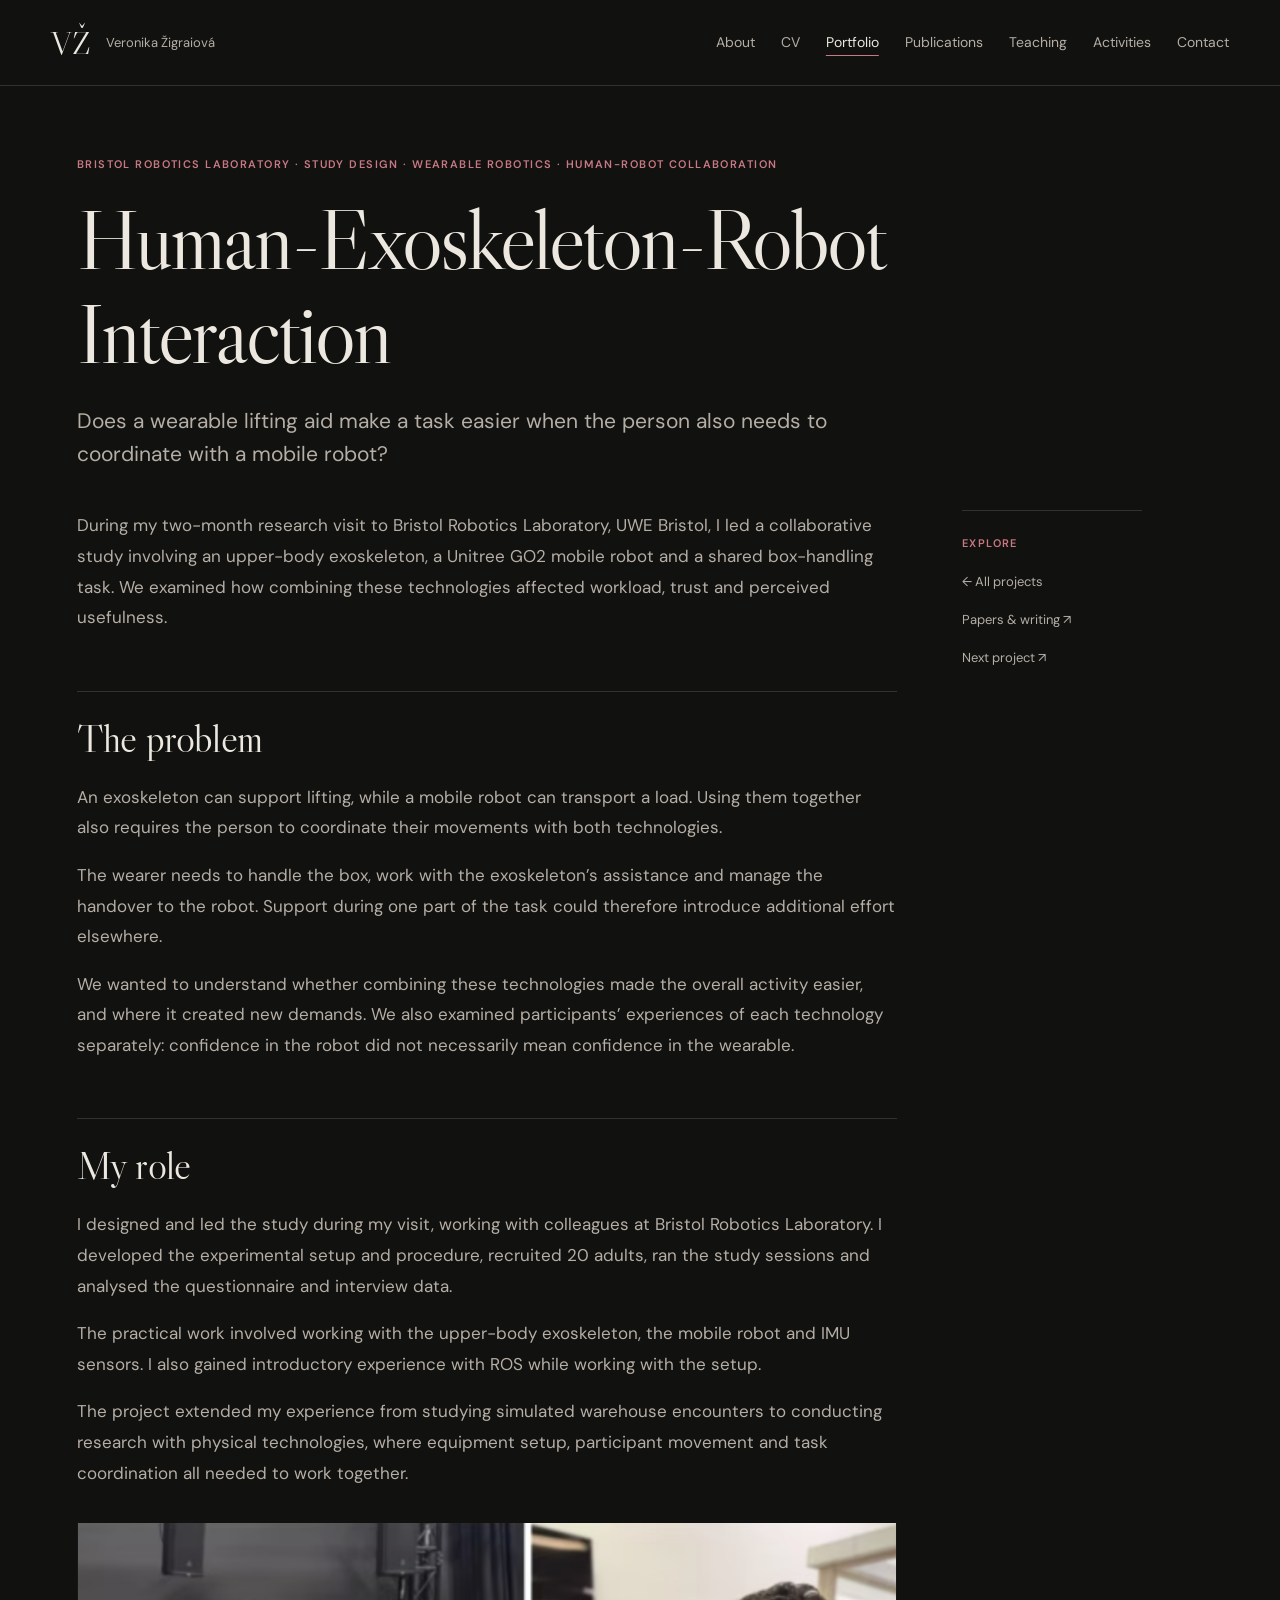
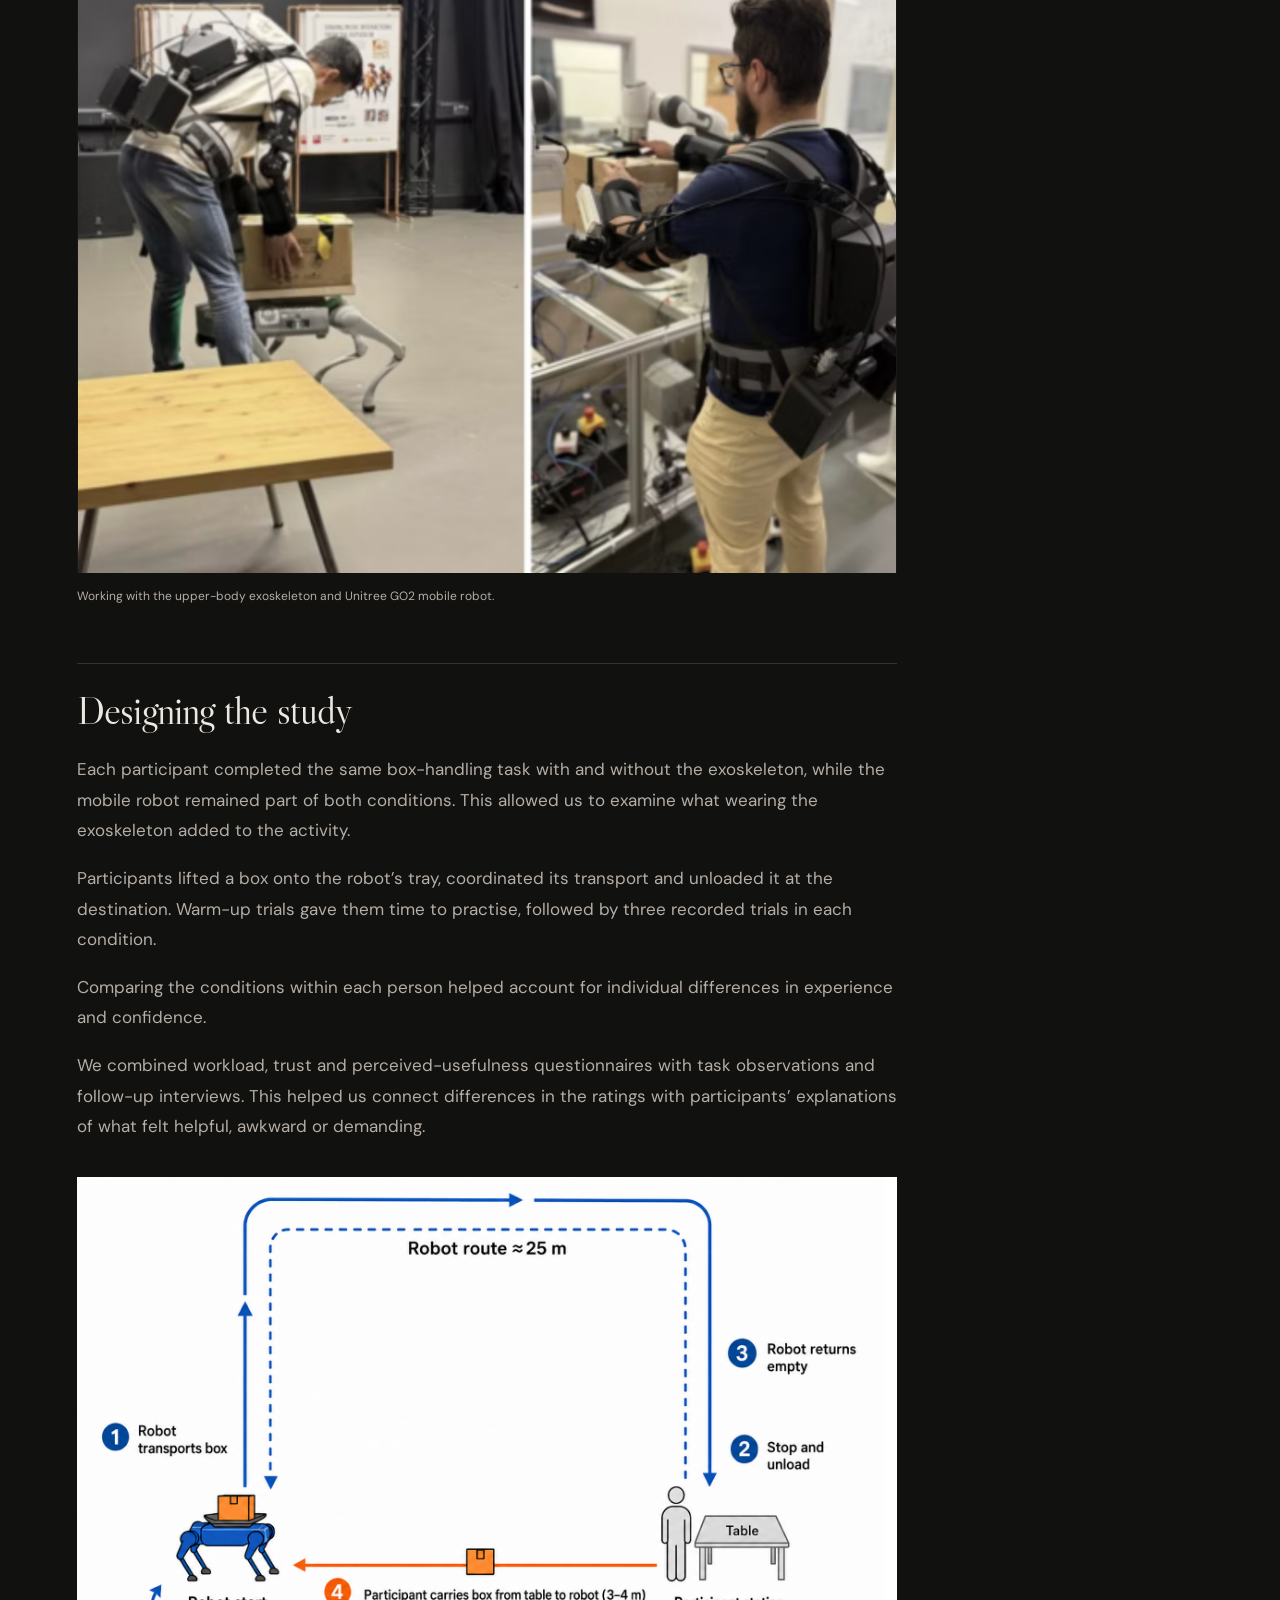
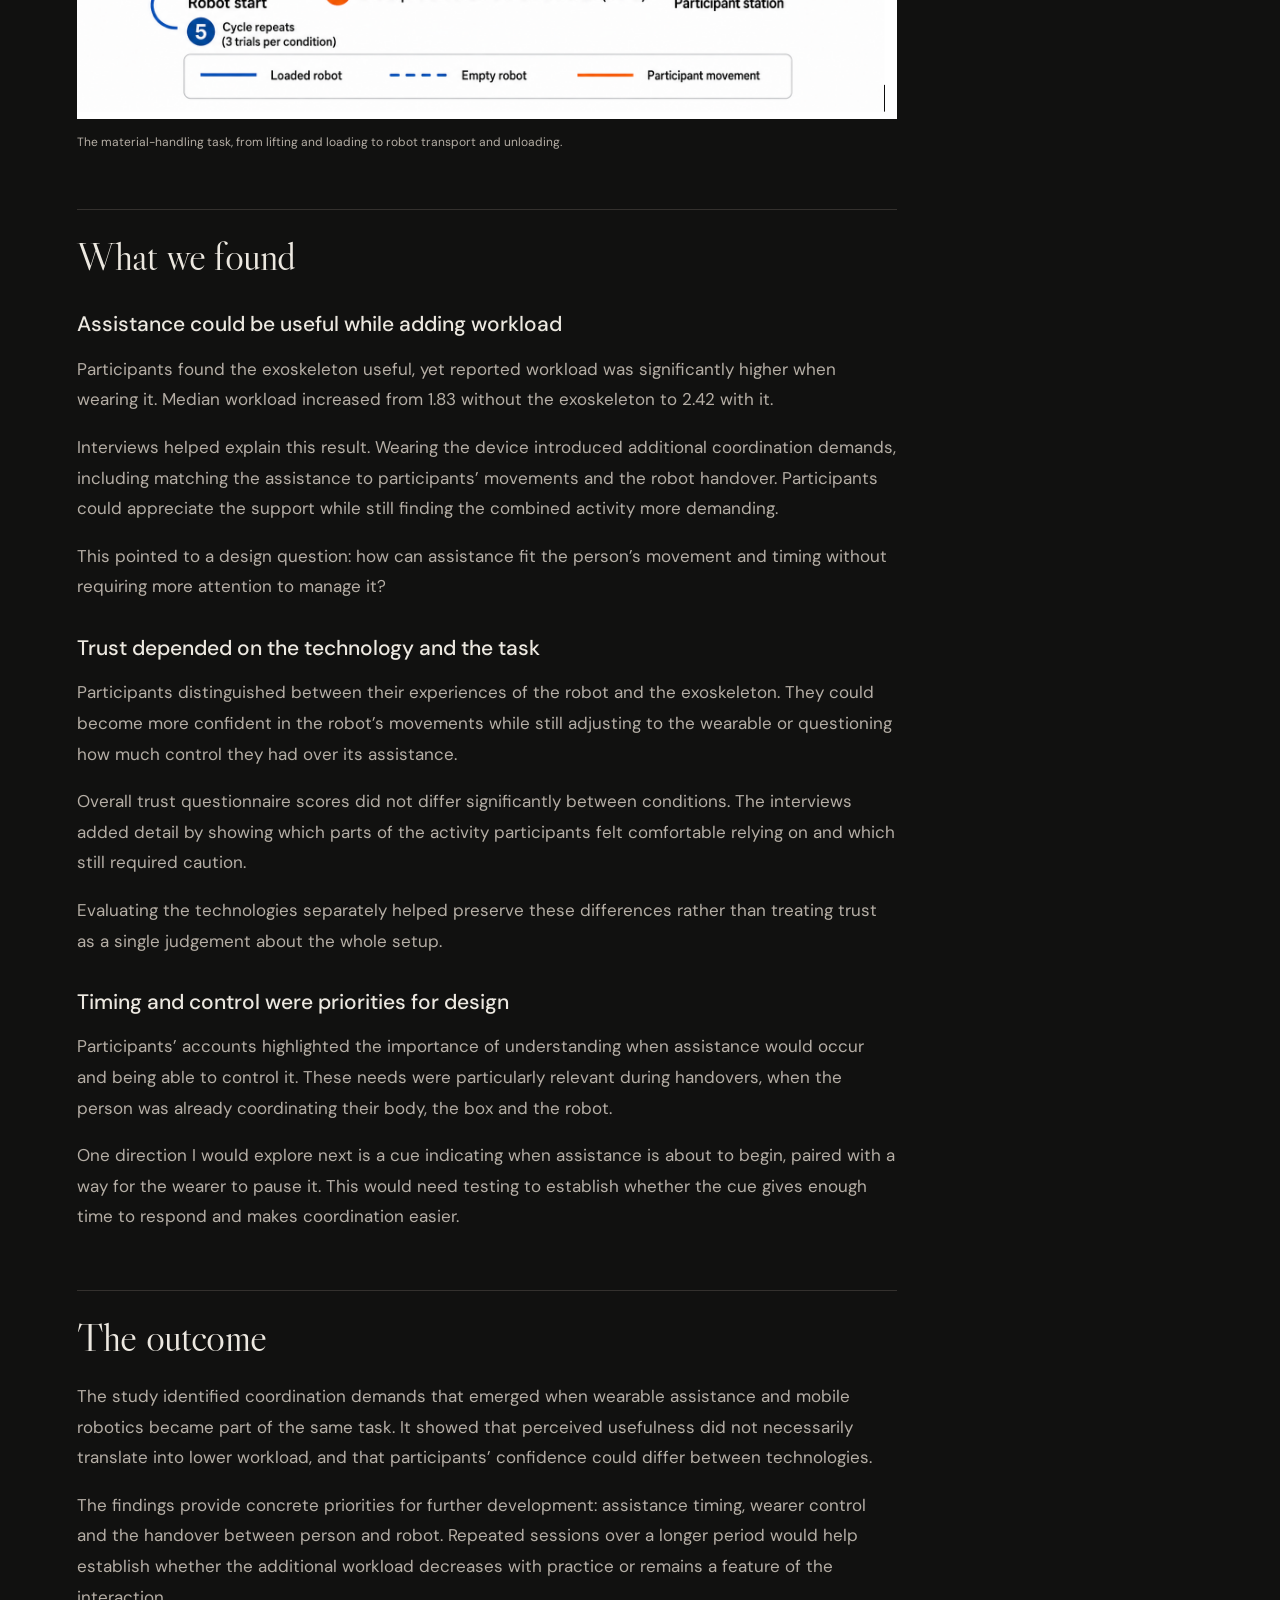
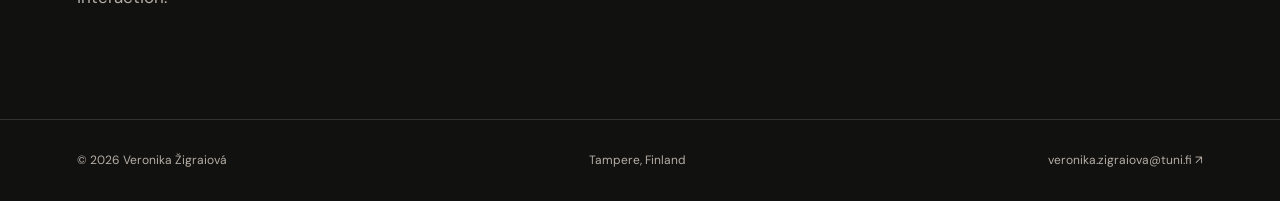
<file: exoskeleton-robot.html>
<!doctype html><html lang="en"><head><meta charset="utf-8"><meta name="viewport" content="width=device-width, initial-scale=1"><title>Human-Exoskeleton-Robot Interaction | Veronika Žigraiová</title><meta name="description" content="Human-Exoskeleton-Robot Interaction. Research, design and creative work by Veronika Žigraiová."><link rel="preconnect" href="https://fonts.googleapis.com"><link rel="preconnect" href="https://fonts.gstatic.com" crossorigin><link href="https://fonts.googleapis.com/css2?family=DM+Sans:wght@400;500;600&family=Libre+Caslon+Display&family=Libre+Caslon+Text:ital,wght@1,400&family=Caveat:wght@400;600&display=swap" rel="stylesheet"><link rel="stylesheet" href="styles.css"></head><body><a class="skip" href="#main">Skip to content</a>
<header class="site-header"><a class="wordmark" href="index.html" aria-label="Veronika Žigraiová · home">VŽ<span>Veronika Žigraiová</span></a><button class="menu" aria-controls="navigation" aria-expanded="false" hidden>Menu</button>
<nav id="navigation" aria-label="Main navigation"><a href="about.html">About</a><a href="cv.html">CV</a><a href="portfolio.html" aria-current="page">Portfolio</a><a href="publications.html">Publications</a><a href="teaching.html">Teaching</a><a href="activities.html">Activities</a><a href="contact.html">Contact</a></nav>
</header>

<main id="main">
<section class="page-heading wrap"><p class="eyebrow">Bristol Robotics Laboratory · Study design · Wearable robotics · Human-robot collaboration</p><h1>Human-Exoskeleton-Robot Interaction</h1><p class="lead">Does a wearable lifting aid make a task easier when the person also needs to coordinate with a mobile robot?</p></section><div class="wrap story-layout"><article class="story-copy"><p>During my two-month research visit to Bristol Robotics Laboratory, UWE Bristol, I led a collaborative study involving an upper-body exoskeleton, a Unitree GO2 mobile robot and a shared box-handling task. We examined how combining these technologies affected workload, trust and perceived usefulness.</p>
<h2>The problem</h2>
<p>An exoskeleton can support lifting, while a mobile robot can transport a load. Using them together also requires the person to coordinate their movements with both technologies.</p>
<p>The wearer needs to handle the box, work with the exoskeleton’s assistance and manage the handover to the robot. Support during one part of the task could therefore introduce additional effort elsewhere.</p>
<p>We wanted to understand whether combining these technologies made the overall activity easier, and where it created new demands. We also examined participants’ experiences of each technology separately: confidence in the robot did not necessarily mean confidence in the wearable.</p>
<h2>My role</h2>
<p>I designed and led the study during my visit, working with colleagues at Bristol Robotics Laboratory. I developed the experimental setup and procedure, recruited 20 adults, ran the study sessions and analysed the questionnaire and interview data.</p>
<p>The practical work involved working with the upper-body exoskeleton, the mobile robot and IMU sensors. I also gained introductory experience with ROS while working with the setup.</p>
<p>The project extended my experience from studying simulated warehouse encounters to conducting research with physical technologies, where equipment setup, participant movement and task coordination all needed to work together.</p>
<figure class="story-image "><a href="portfolio-exoskeleton.png" aria-label="View image: Working with the upper-body exoskeleton and Unitree GO2 mobile robot."><img src="portfolio-exoskeleton.png" alt="Working with the upper-body exoskeleton and Unitree GO2 mobile robot." loading="lazy"></a><figcaption>Working with the upper-body exoskeleton and Unitree GO2 mobile robot.</figcaption></figure>
<h2>Designing the study</h2>
<p>Each participant completed the same box-handling task with and without the exoskeleton, while the mobile robot remained part of both conditions. This allowed us to examine what wearing the exoskeleton added to the activity.</p>
<p>Participants lifted a box onto the robot’s tray, coordinated its transport and unloaded it at the destination. Warm-up trials gave them time to practise, followed by three recorded trials in each condition.</p>
<p>Comparing the conditions within each person helped account for individual differences in experience and confidence.</p>
<p>We combined workload, trust and perceived-usefulness questionnaires with task observations and follow-up interviews. This helped us connect differences in the ratings with participants’ explanations of what felt helpful, awkward or demanding.</p>
<figure class="story-image "><a href="exorobo-setup.png" aria-label="View image: The material-handling task, from lifting and loading to robot transport and unloading."><img src="exorobo-setup.png" alt="The material-handling task, from lifting and loading to robot transport and unloading." loading="lazy"></a><figcaption>The material-handling task, from lifting and loading to robot transport and unloading.</figcaption></figure>
<h2>What we found</h2>
<h3>Assistance could be useful while adding workload</h3>
<p>Participants found the exoskeleton useful, yet reported workload was significantly higher when wearing it. Median workload increased from 1.83 without the exoskeleton to 2.42 with it.</p>
<p>Interviews helped explain this result. Wearing the device introduced additional coordination demands, including matching the assistance to participants’ movements and the robot handover. Participants could appreciate the support while still finding the combined activity more demanding.</p>
<p>This pointed to a design question: how can assistance fit the person’s movement and timing without requiring more attention to manage it?</p>
<h3>Trust depended on the technology and the task</h3>
<p>Participants distinguished between their experiences of the robot and the exoskeleton. They could become more confident in the robot’s movements while still adjusting to the wearable or questioning how much control they had over its assistance.</p>
<p>Overall trust questionnaire scores did not differ significantly between conditions. The interviews added detail by showing which parts of the activity participants felt comfortable relying on and which still required caution.</p>
<p>Evaluating the technologies separately helped preserve these differences rather than treating trust as a single judgement about the whole setup.</p>
<h3>Timing and control were priorities for design</h3>
<p>Participants’ accounts highlighted the importance of understanding when assistance would occur and being able to control it. These needs were particularly relevant during handovers, when the person was already coordinating their body, the box and the robot.</p>
<p>One direction I would explore next is a cue indicating when assistance is about to begin, paired with a way for the wearer to pause it. This would need testing to establish whether the cue gives enough time to respond and makes coordination easier.</p>
<h2>The outcome</h2>
<p>The study identified coordination demands that emerged when wearable assistance and mobile robotics became part of the same task. It showed that perceived usefulness did not necessarily translate into lower workload, and that participants’ confidence could differ between technologies.</p>
<p>The findings provide concrete priorities for further development: assistance timing, wearer control and the handover between person and robot. Repeated sessions over a longer period would help establish whether the additional workload decreases with practice or remains a feature of the interaction.</p></article><aside class="story-aside"><p class="eyebrow">Explore</p><a href="portfolio.html">← All projects</a><a href="publications.html">Papers & writing ↗</a><a href="social-robot-design.html">Next project ↗</a></aside></div>
</main>

<footer><a href="index.html">© 2026 Veronika Žigraiová</a><span>Tampere, Finland</span><a href="mailto:veronika.zigraiova@tuni.fi">veronika.zigraiova@tuni.fi ↗</a></footer>
<script src="script.js"></script></body></html>
</file>
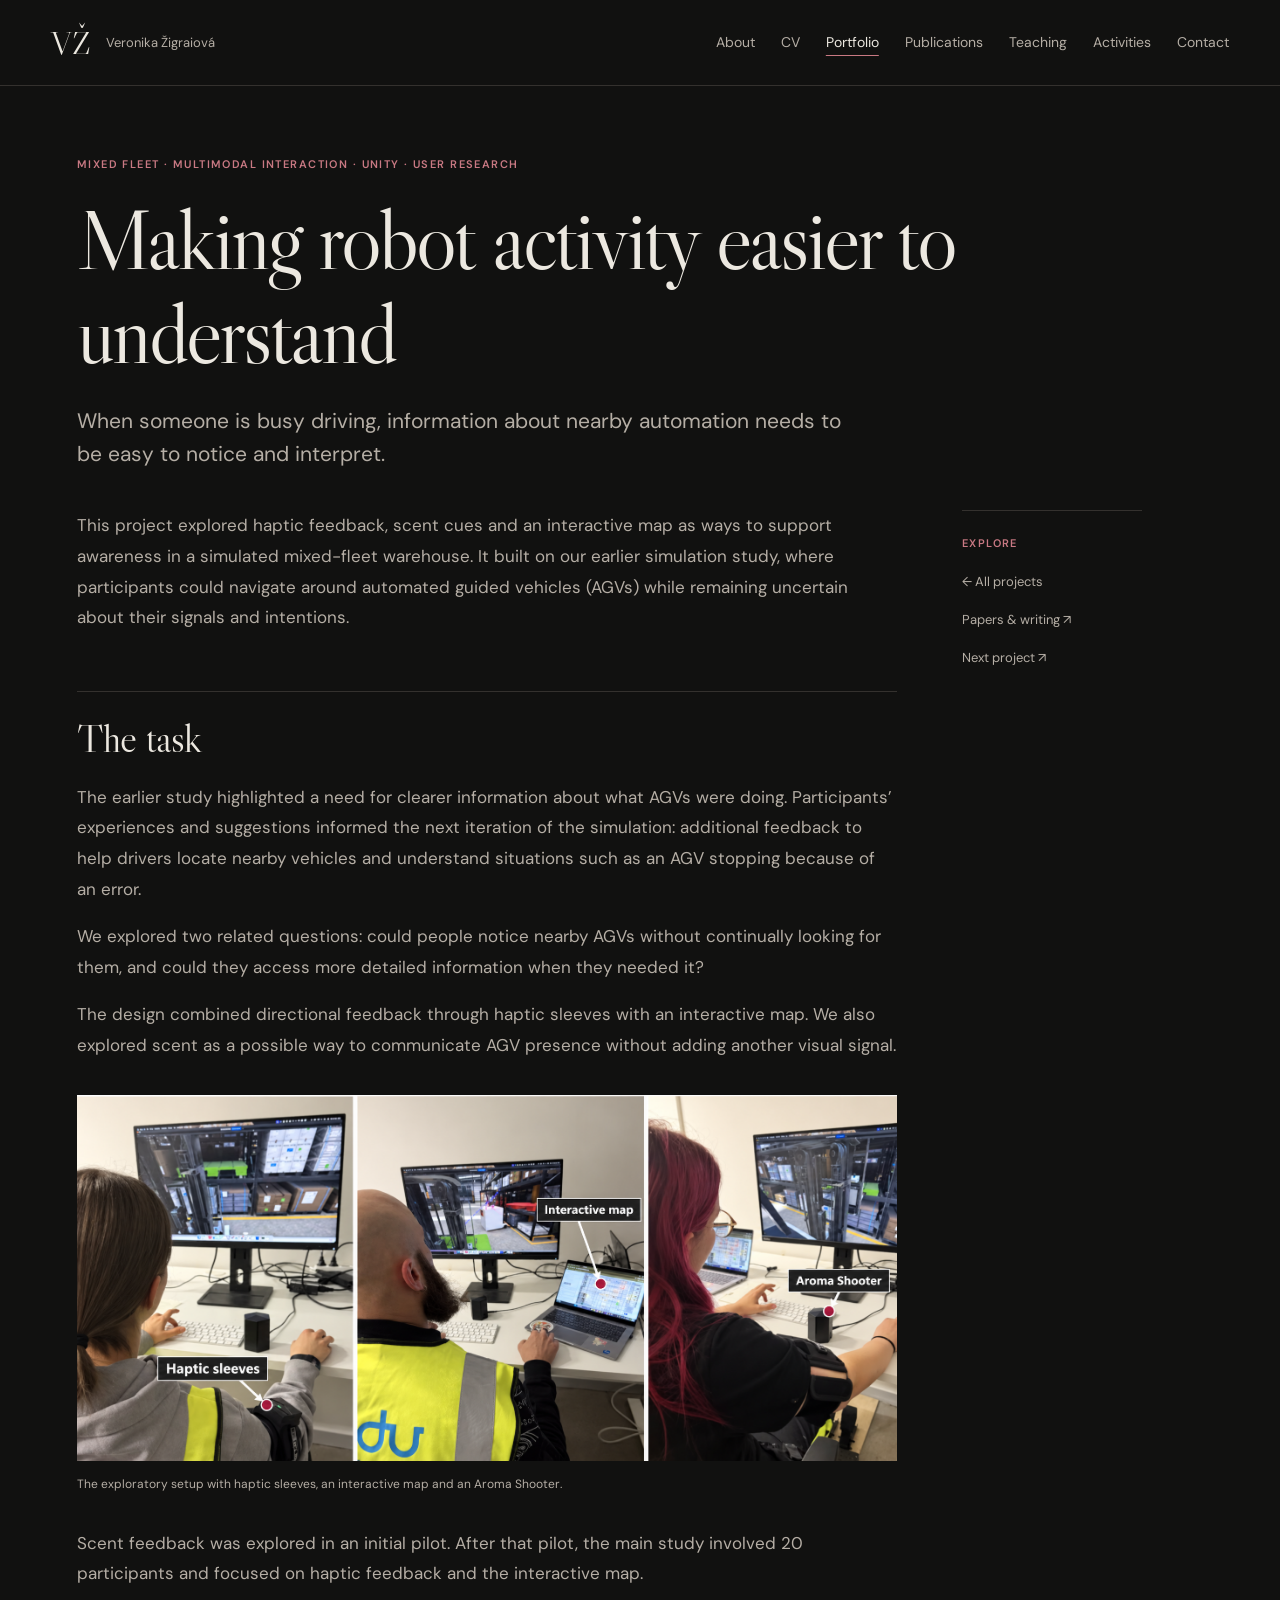
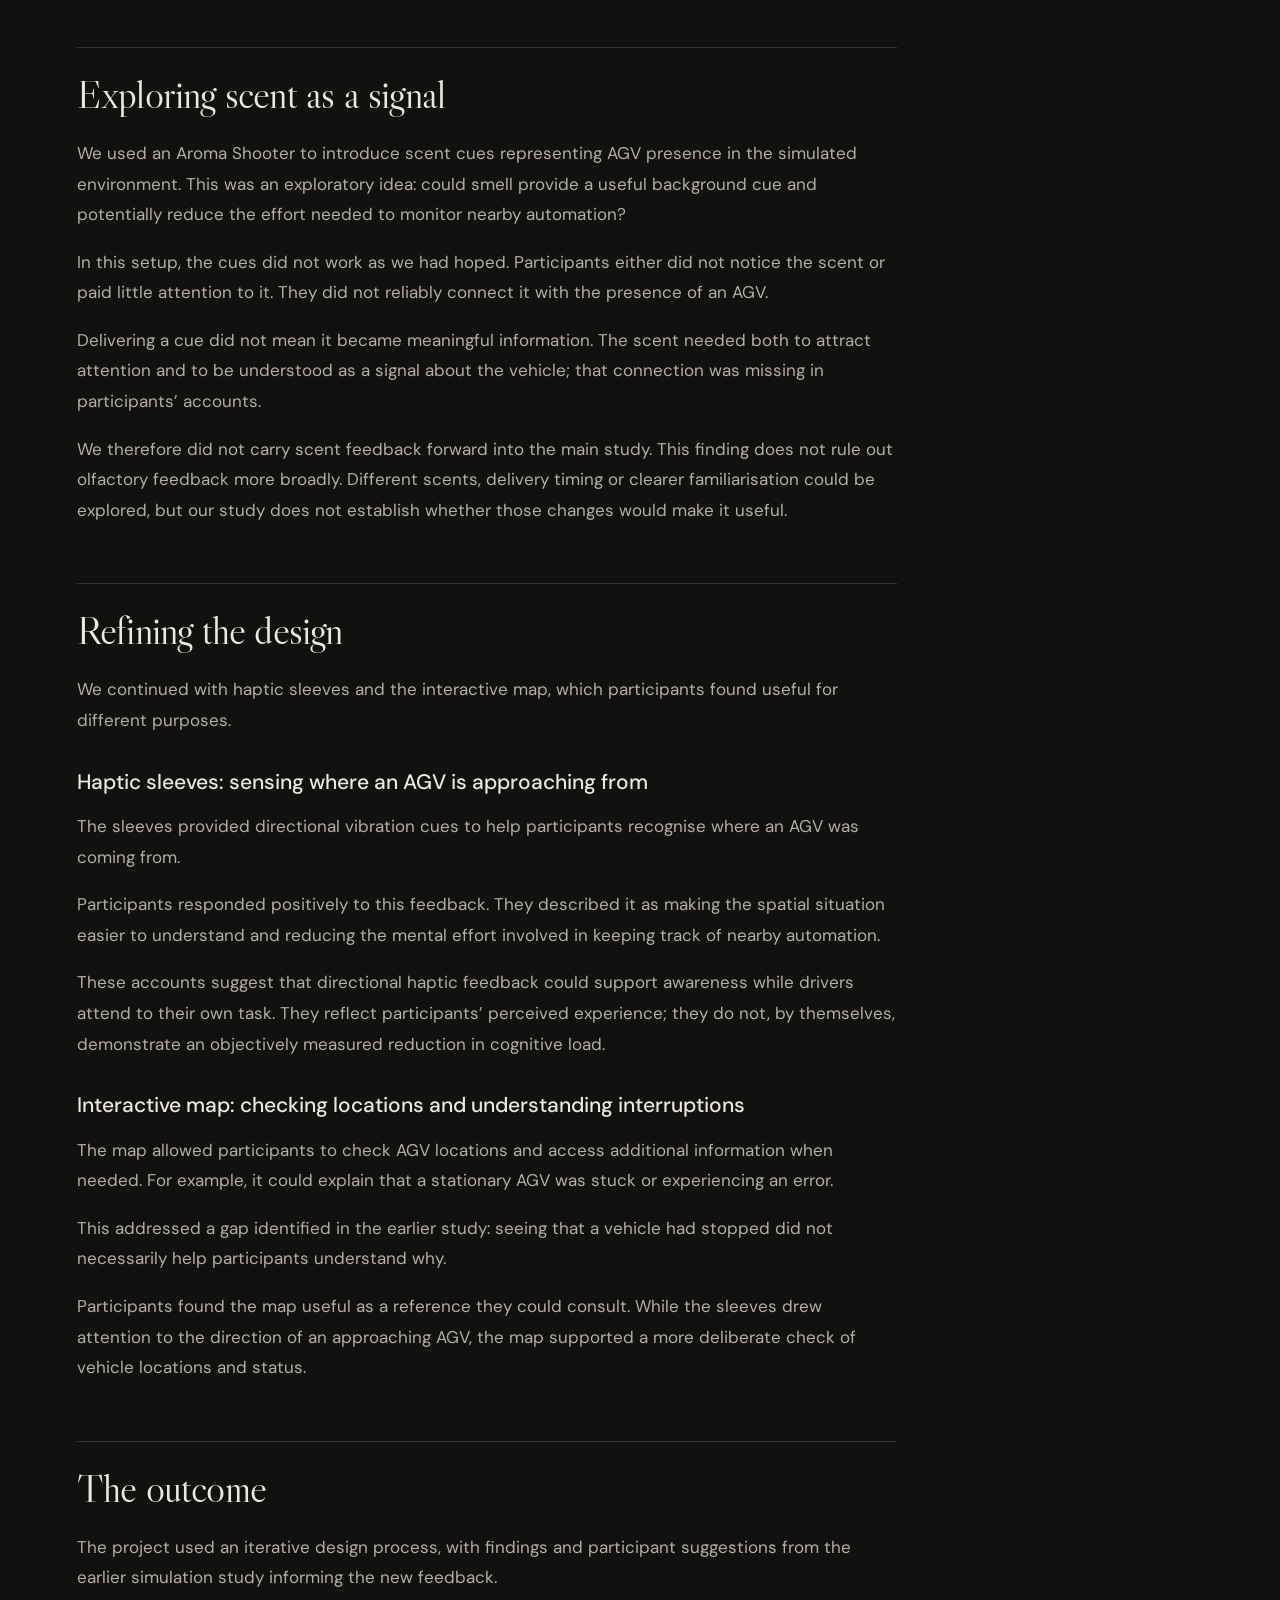
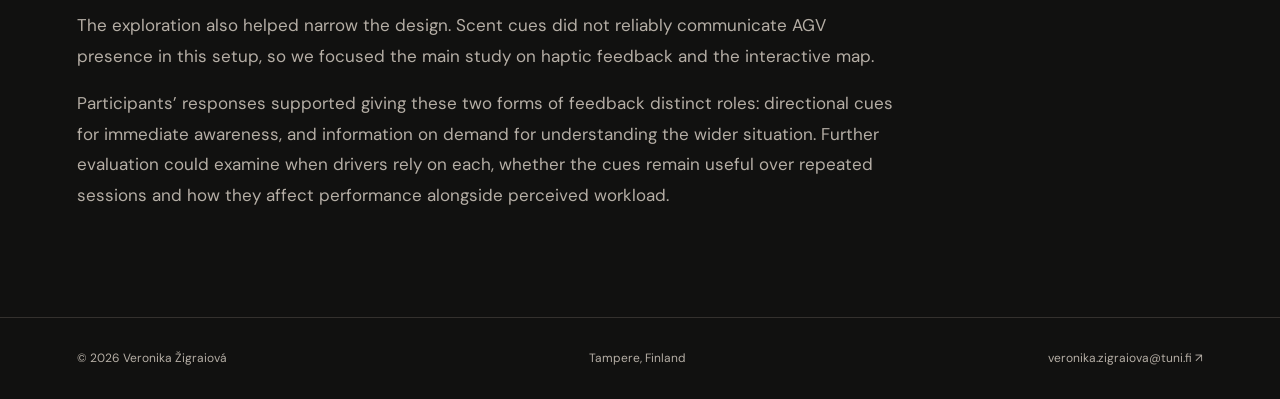
<file: multimodal-interaction.html>
<!doctype html><html lang="en"><head><meta charset="utf-8"><meta name="viewport" content="width=device-width, initial-scale=1"><title>Making robot activity easier to understand | Veronika Žigraiová</title><meta name="description" content="Making robot activity easier to understand. Research, design and creative work by Veronika Žigraiová."><link rel="preconnect" href="https://fonts.googleapis.com"><link rel="preconnect" href="https://fonts.gstatic.com" crossorigin><link href="https://fonts.googleapis.com/css2?family=DM+Sans:wght@400;500;600&family=Libre+Caslon+Display&family=Libre+Caslon+Text:ital,wght@1,400&family=Caveat:wght@400;600&display=swap" rel="stylesheet"><link rel="stylesheet" href="styles.css"></head><body><a class="skip" href="#main">Skip to content</a>
<header class="site-header"><a class="wordmark" href="index.html" aria-label="Veronika Žigraiová · home">VŽ<span>Veronika Žigraiová</span></a><button class="menu" aria-controls="navigation" aria-expanded="false" hidden>Menu</button>
<nav id="navigation" aria-label="Main navigation"><a href="about.html">About</a><a href="cv.html">CV</a><a href="portfolio.html" aria-current="page">Portfolio</a><a href="publications.html">Publications</a><a href="teaching.html">Teaching</a><a href="activities.html">Activities</a><a href="contact.html">Contact</a></nav>
</header>

<main id="main">
<section class="page-heading wrap"><p class="eyebrow">Mixed Fleet · Multimodal interaction · Unity · User research</p><h1>Making robot activity easier to understand</h1><p class="lead">When someone is busy driving, information about nearby automation needs to be easy to notice and interpret.</p></section><div class="wrap story-layout"><article class="story-copy"><p>This project explored haptic feedback, scent cues and an interactive map as ways to support awareness in a simulated mixed-fleet warehouse. It built on our earlier simulation study, where participants could navigate around automated guided vehicles (AGVs) while remaining uncertain about their signals and intentions.</p>
<h2>The task</h2>
<p>The earlier study highlighted a need for clearer information about what AGVs were doing. Participants’ experiences and suggestions informed the next iteration of the simulation: additional feedback to help drivers locate nearby vehicles and understand situations such as an AGV stopping because of an error.</p>
<p>We explored two related questions: could people notice nearby AGVs without continually looking for them, and could they access more detailed information when they needed it?</p>
<p>The design combined directional feedback through haptic sleeves with an interactive map. We also explored scent as a possible way to communicate AGV presence without adding another visual signal.</p>
<figure class="story-image "><a href="portfolio-multimodal.png" aria-label="View image: The exploratory setup with haptic sleeves, an interactive map and an Aroma Shooter."><img src="portfolio-multimodal.png" alt="The exploratory setup with haptic sleeves, an interactive map and an Aroma Shooter." loading="lazy"></a><figcaption>The exploratory setup with haptic sleeves, an interactive map and an Aroma Shooter.</figcaption></figure>
<p>Scent feedback was explored in an initial pilot. After that pilot, the main study involved 20 participants and focused on haptic feedback and the interactive map.</p>
<h2>Exploring scent as a signal</h2>
<p>We used an Aroma Shooter to introduce scent cues representing AGV presence in the simulated environment. This was an exploratory idea: could smell provide a useful background cue and potentially reduce the effort needed to monitor nearby automation?</p>
<p>In this setup, the cues did not work as we had hoped. Participants either did not notice the scent or paid little attention to it. They did not reliably connect it with the presence of an AGV.</p>
<p>Delivering a cue did not mean it became meaningful information. The scent needed both to attract attention and to be understood as a signal about the vehicle; that connection was missing in participants’ accounts.</p>
<p>We therefore did not carry scent feedback forward into the main study. This finding does not rule out olfactory feedback more broadly. Different scents, delivery timing or clearer familiarisation could be explored, but our study does not establish whether those changes would make it useful.</p>
<h2>Refining the design</h2>
<p>We continued with haptic sleeves and the interactive map, which participants found useful for different purposes.</p>
<h3>Haptic sleeves: sensing where an AGV is approaching from</h3>
<p>The sleeves provided directional vibration cues to help participants recognise where an AGV was coming from.</p>
<p>Participants responded positively to this feedback. They described it as making the spatial situation easier to understand and reducing the mental effort involved in keeping track of nearby automation.</p>
<p>These accounts suggest that directional haptic feedback could support awareness while drivers attend to their own task. They reflect participants’ perceived experience; they do not, by themselves, demonstrate an objectively measured reduction in cognitive load.</p>
<h3>Interactive map: checking locations and understanding interruptions</h3>
<p>The map allowed participants to check AGV locations and access additional information when needed. For example, it could explain that a stationary AGV was stuck or experiencing an error.</p>
<p>This addressed a gap identified in the earlier study: seeing that a vehicle had stopped did not necessarily help participants understand why.</p>
<p>Participants found the map useful as a reference they could consult. While the sleeves drew attention to the direction of an approaching AGV, the map supported a more deliberate check of vehicle locations and status.</p>

<h2>The outcome</h2>
<p>The project used an iterative design process, with findings and participant suggestions from the earlier simulation study informing the new feedback.</p>
<p>The exploration also helped narrow the design. Scent cues did not reliably communicate AGV presence in this setup, so we focused the main study on haptic feedback and the interactive map.</p>
<p>Participants’ responses supported giving these two forms of feedback distinct roles: directional cues for immediate awareness, and information on demand for understanding the wider situation. Further evaluation could examine when drivers rely on each, whether the cues remain useful over repeated sessions and how they affect performance alongside perceived workload.</p></article><aside class="story-aside"><p class="eyebrow">Explore</p><a href="portfolio.html">← All projects</a><a href="publications.html">Papers & writing ↗</a><a href="exoskeleton-robot.html">Next project ↗</a></aside></div>
</main>

<footer><a href="index.html">© 2026 Veronika Žigraiová</a><span>Tampere, Finland</span><a href="mailto:veronika.zigraiova@tuni.fi">veronika.zigraiova@tuni.fi ↗</a></footer>
<script src="script.js"></script></body></html>
</file>
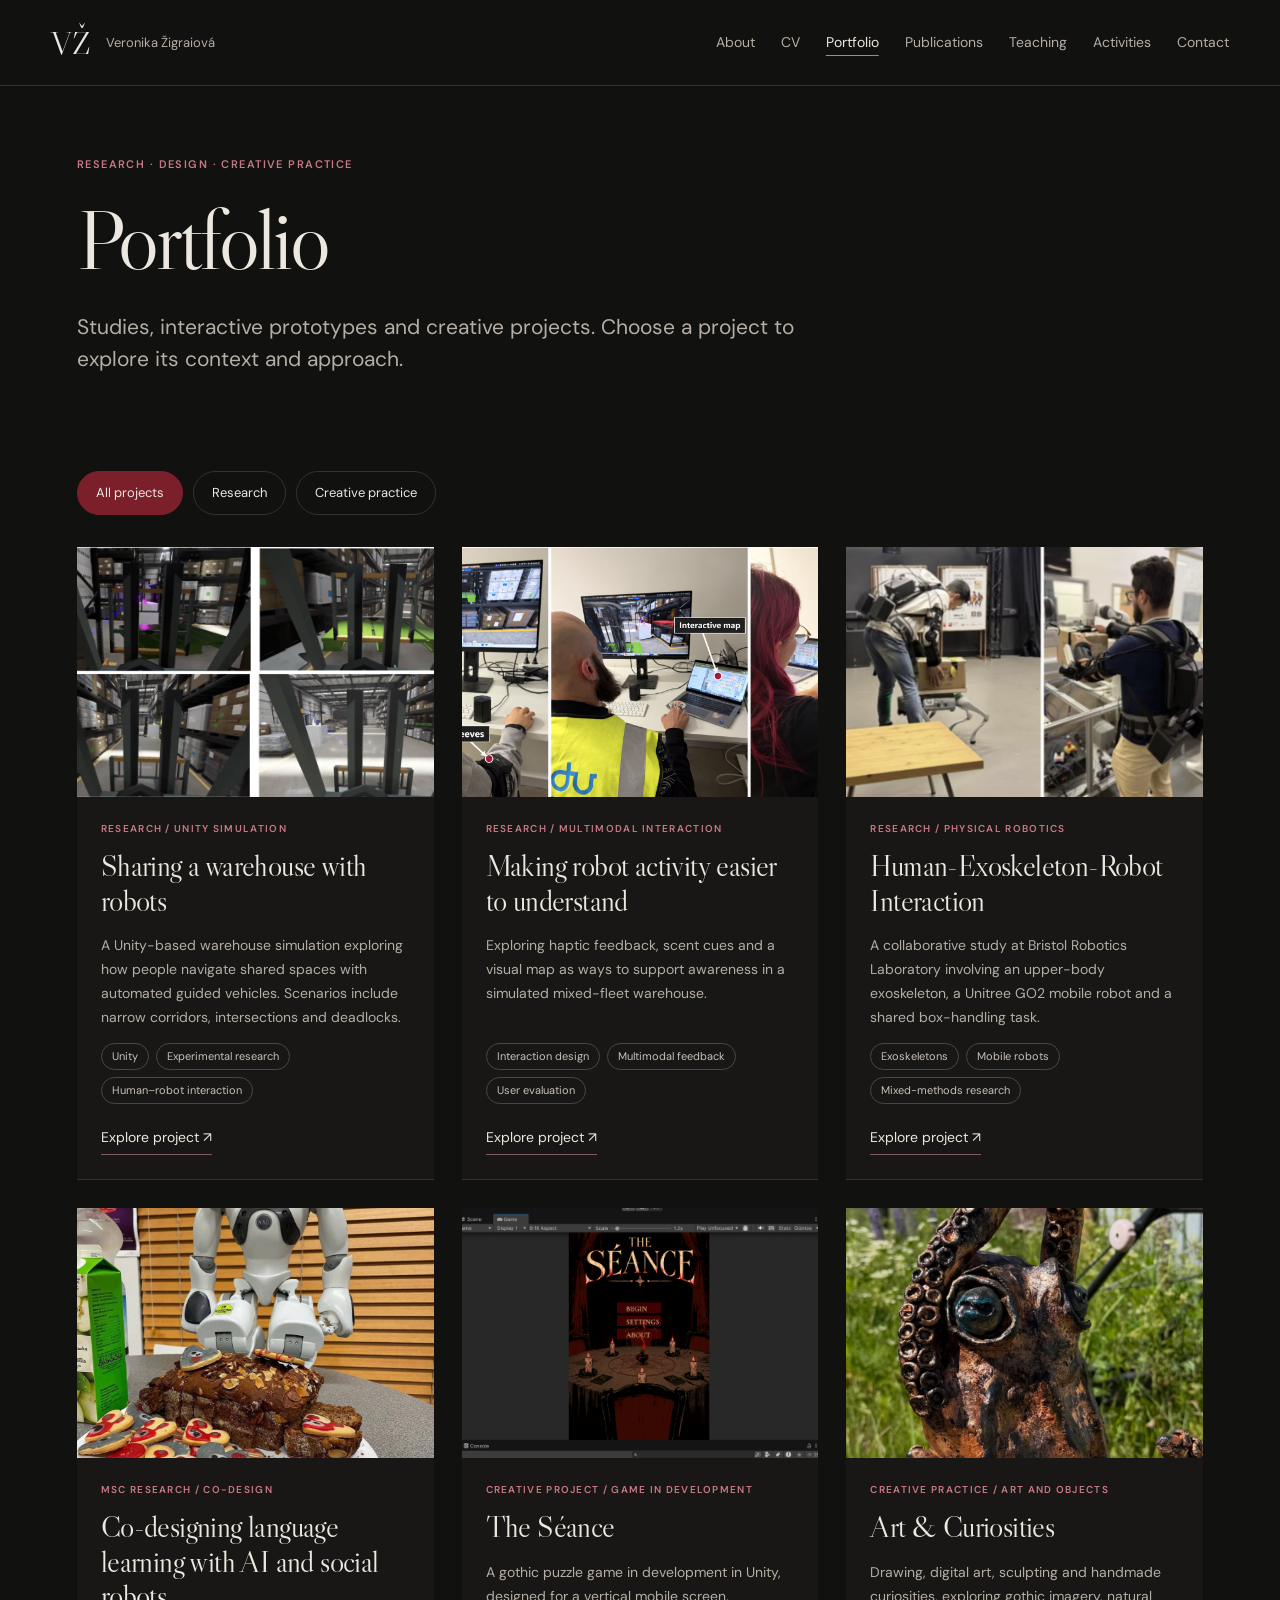
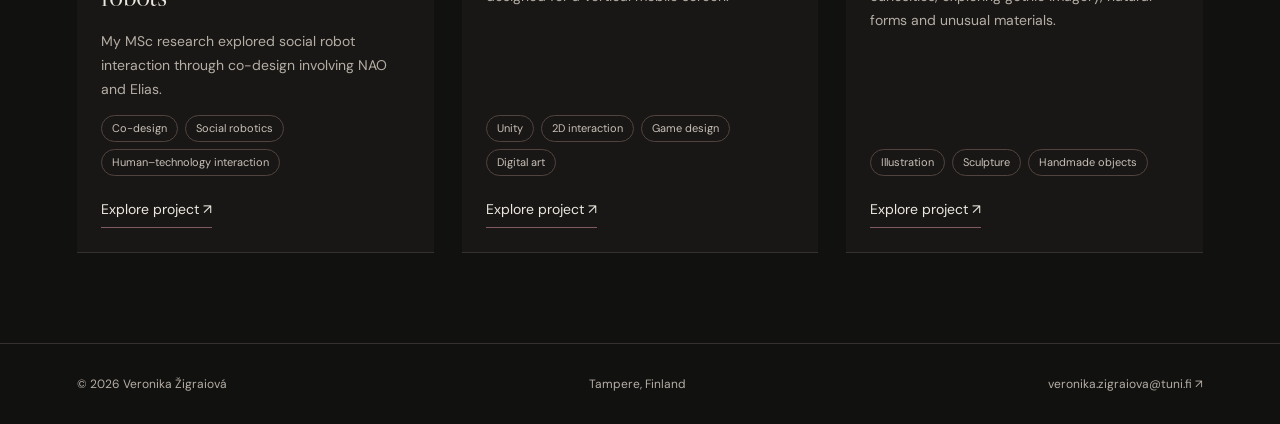
<file: portfolio.html>
<!doctype html><html lang="en"><head><meta charset="utf-8"><meta name="viewport" content="width=device-width, initial-scale=1"><title>Portfolio | Veronika Žigraiová</title><meta name="description" content="Portfolio. Research, design and creative work by Veronika Žigraiová."><link rel="preconnect" href="https://fonts.googleapis.com"><link rel="preconnect" href="https://fonts.gstatic.com" crossorigin><link href="https://fonts.googleapis.com/css2?family=DM+Sans:wght@400;500;600&family=Libre+Caslon+Display&family=Libre+Caslon+Text:ital,wght@1,400&family=Caveat:wght@400;600&display=swap" rel="stylesheet"><link rel="stylesheet" href="styles.css"></head><body><a class="skip" href="#main">Skip to content</a>
<header class="site-header"><a class="wordmark" href="index.html" aria-label="Veronika Žigraiová · home">VŽ<span>Veronika Žigraiová</span></a><button class="menu" aria-controls="navigation" aria-expanded="false" hidden>Menu</button>
<nav id="navigation" aria-label="Main navigation"><a href="about.html">About</a><a href="cv.html">CV</a><a href="portfolio.html" aria-current="page">Portfolio</a><a href="publications.html">Publications</a><a href="teaching.html">Teaching</a><a href="activities.html">Activities</a><a href="contact.html">Contact</a></nav>
</header>

<main id="main">

<section class="page-heading wrap">
<p class="eyebrow">Research · Design · Creative practice</p>

<h1>Portfolio</h1>

<p class="lead">Studies, interactive prototypes and creative projects. Choose a project to explore its context and approach.</p>
</section>

<section class="wrap work-section"><div class="filters" hidden aria-label="Filter projects"><button data-filter="all" aria-pressed="true">All projects</button><button data-filter="research" aria-pressed="false">Research</button><button data-filter="creative" aria-pressed="false">Creative practice</button></div>
<p class="sr-only" id="filter-status" aria-live="polite"></p>
<div class="cards">
<article class="card" data-category="research"><a class="card-image" href="warehouse-simulation.html"><img src="portfolio-warehouse.png" alt="Unity warehouse simulation" loading="lazy"></a><div class="card-copy">
<p class="eyebrow">Research / Unity simulation</p>

<h2><a href="warehouse-simulation.html">Sharing a warehouse with robots</a></h2>

<p>A Unity-based warehouse simulation exploring how people navigate shared spaces with automated guided vehicles. Scenarios include narrow corridors, intersections and deadlocks.</p>
<div class="tags"><span>Unity</span><span>Experimental research</span><span>Human–robot interaction</span></div><a class="read-link" href="warehouse-simulation.html" aria-label="Explore Sharing a warehouse with robots">Explore project <span>↗</span></a></div></article>

<article class="card" data-category="research"><a class="card-image" href="multimodal-interaction.html"><img src="portfolio-multimodal.png" alt="Study setup showing haptic sleeves, an interactive map and the Aroma Shooter" loading="lazy"></a><div class="card-copy">
<p class="eyebrow">Research / Multimodal interaction</p>

<h2><a href="multimodal-interaction.html">Making robot activity easier to understand</a></h2>

<p>Exploring haptic feedback, scent cues and a visual map as ways to support awareness in a simulated mixed-fleet warehouse.</p>
<div class="tags"><span>Interaction design</span><span>Multimodal feedback</span><span>User evaluation</span></div><a class="read-link" href="multimodal-interaction.html" aria-label="Explore Making robot activity easier to understand">Explore project <span>↗</span></a></div></article>

<article class="card" data-category="research"><a class="card-image" href="exoskeleton-robot.html"><img src="portfolio-exoskeleton.png" alt="Exoskeleton and mobile robot research" loading="lazy"></a><div class="card-copy">
<p class="eyebrow">Research / Physical robotics</p>

<h2><a href="exoskeleton-robot.html">Human-Exoskeleton-Robot Interaction</a></h2>

<p>A collaborative study at Bristol Robotics Laboratory involving an upper-body exoskeleton, a Unitree GO2 mobile robot and a shared box-handling task.</p>
<div class="tags"><span>Exoskeletons</span><span>Mobile robots</span><span>Mixed-methods research</span></div><a class="read-link" href="exoskeleton-robot.html" aria-label="Explore Human-Exoskeleton-Robot Interaction">Explore project <span>↗</span></a></div></article>

<article class="card" data-category="research"><a class="card-image" href="social-robot-design.html"><img src="portfolio-social-robots.png" alt="Social robot co-design research" loading="lazy"></a><div class="card-copy">
<p class="eyebrow">MSc research / Co-design</p>

<h2><a href="social-robot-design.html">Co-designing language learning with AI and social robots</a></h2>

<p>My MSc research explored social robot interaction through co-design involving NAO and Elias.</p>
<div class="tags"><span>Co-design</span><span>Social robotics</span><span>Human–technology interaction</span></div><a class="read-link" href="social-robot-design.html" aria-label="Explore Co-designing language learning with AI and social robots">Explore project <span>↗</span></a></div></article>

<article class="card" data-category="creative"><a class="card-image" href="the-seance.html"><img src="portfolio-seance.png" alt="The Séance gothic puzzle game" loading="lazy"></a><div class="card-copy">
<p class="eyebrow">Creative project / Game in development</p>

<h2><a href="the-seance.html">The Séance</a></h2>

<p>A gothic puzzle game in development in Unity, designed for a vertical mobile screen.</p>
<div class="tags"><span>Unity</span><span>2D interaction</span><span>Game design</span><span>Digital art</span></div><a class="read-link" href="the-seance.html" aria-label="Explore The Séance">Explore project <span>↗</span></a></div></article>

<article class="card" data-category="creative"><a class="card-image" href="art-curiosities.html"><img src="portfolio-art.png" alt="Selected artwork and handmade curiosities" loading="lazy"></a><div class="card-copy">
<p class="eyebrow">Creative practice / Art and objects</p>

<h2><a href="art-curiosities.html">Art &amp; Curiosities</a></h2>

<p>Drawing, digital art, sculpting and handmade curiosities, exploring gothic imagery, natural forms and unusual materials.</p>
<div class="tags"><span>Illustration</span><span>Sculpture</span><span>Handmade objects</span></div><a class="read-link" href="art-curiosities.html" aria-label="Explore Art &amp; Curiosities">Explore project <span>↗</span></a></div></article>
</div></section>

</main>

<footer><a href="index.html">© 2026 Veronika Žigraiová</a><span>Tampere, Finland</span><a href="mailto:veronika.zigraiova@tuni.fi">veronika.zigraiova@tuni.fi ↗</a></footer>
<script src="script.js"></script></body></html>
</file>
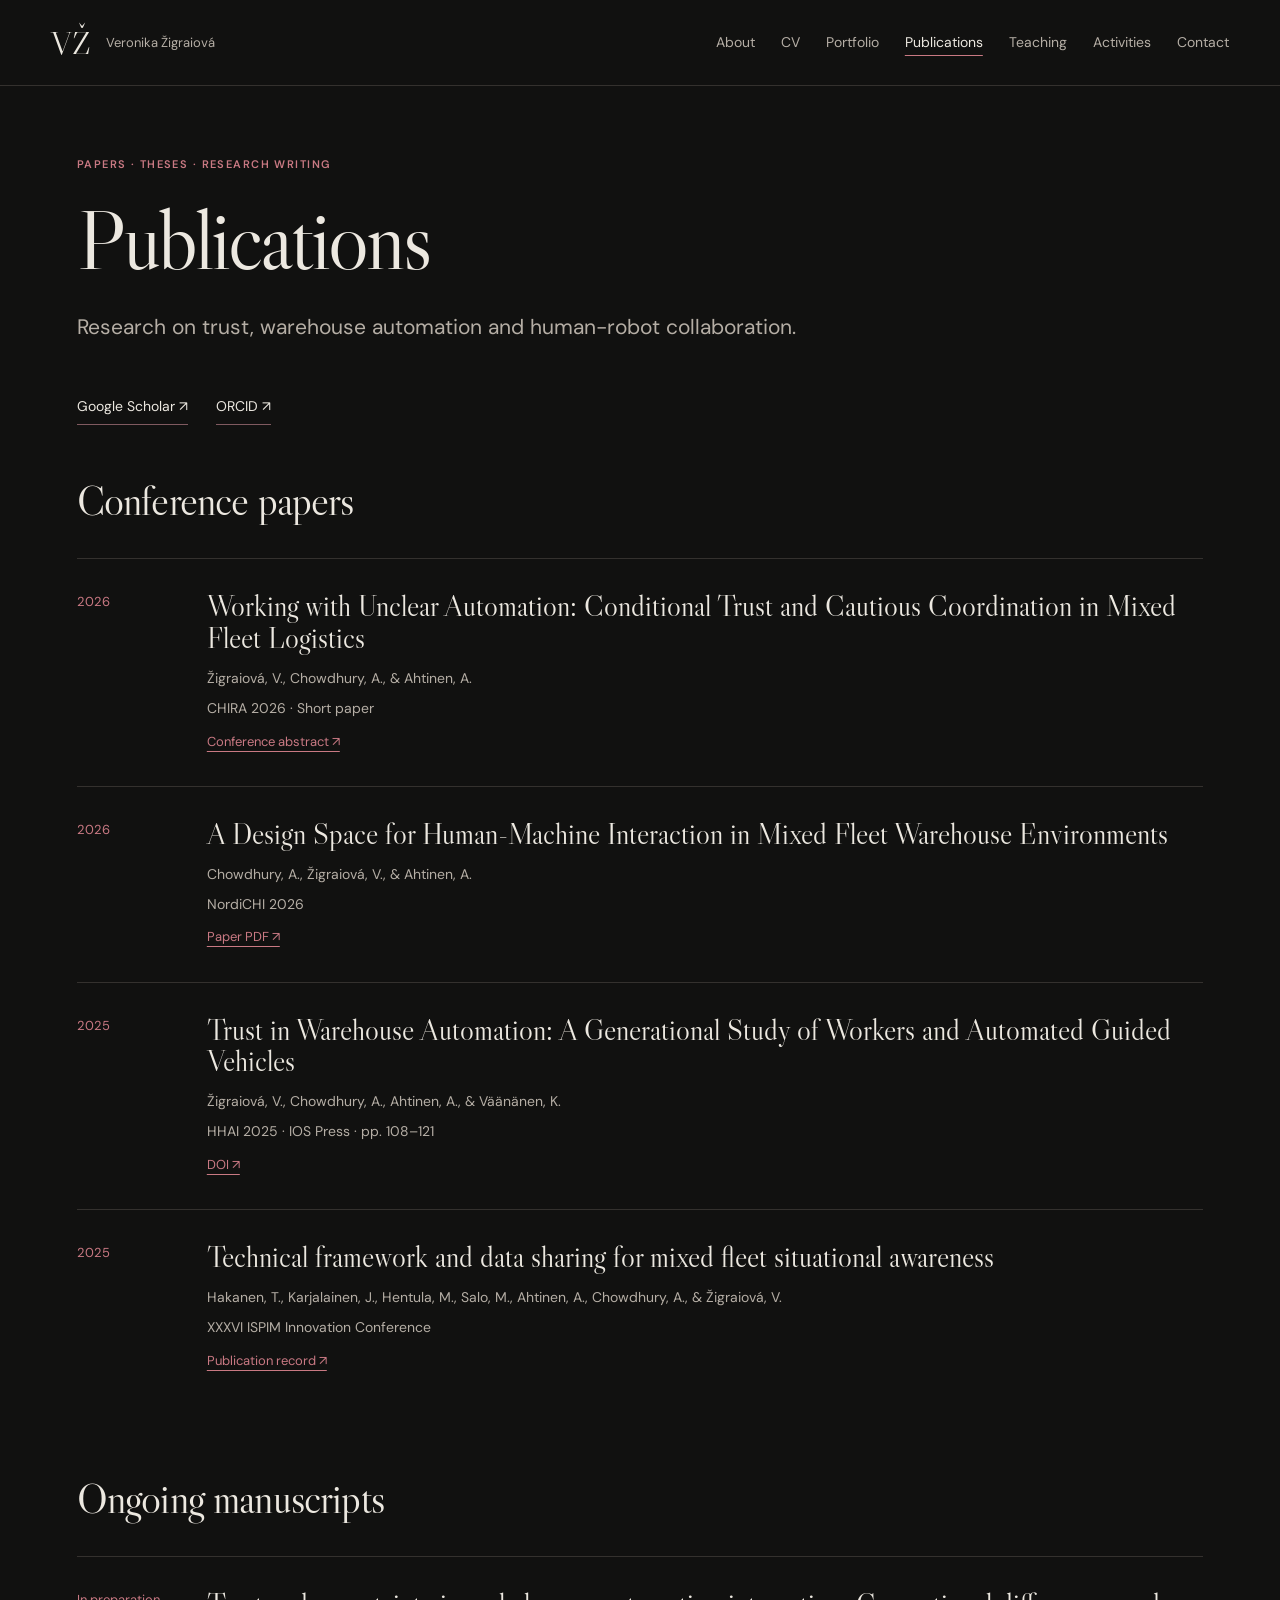
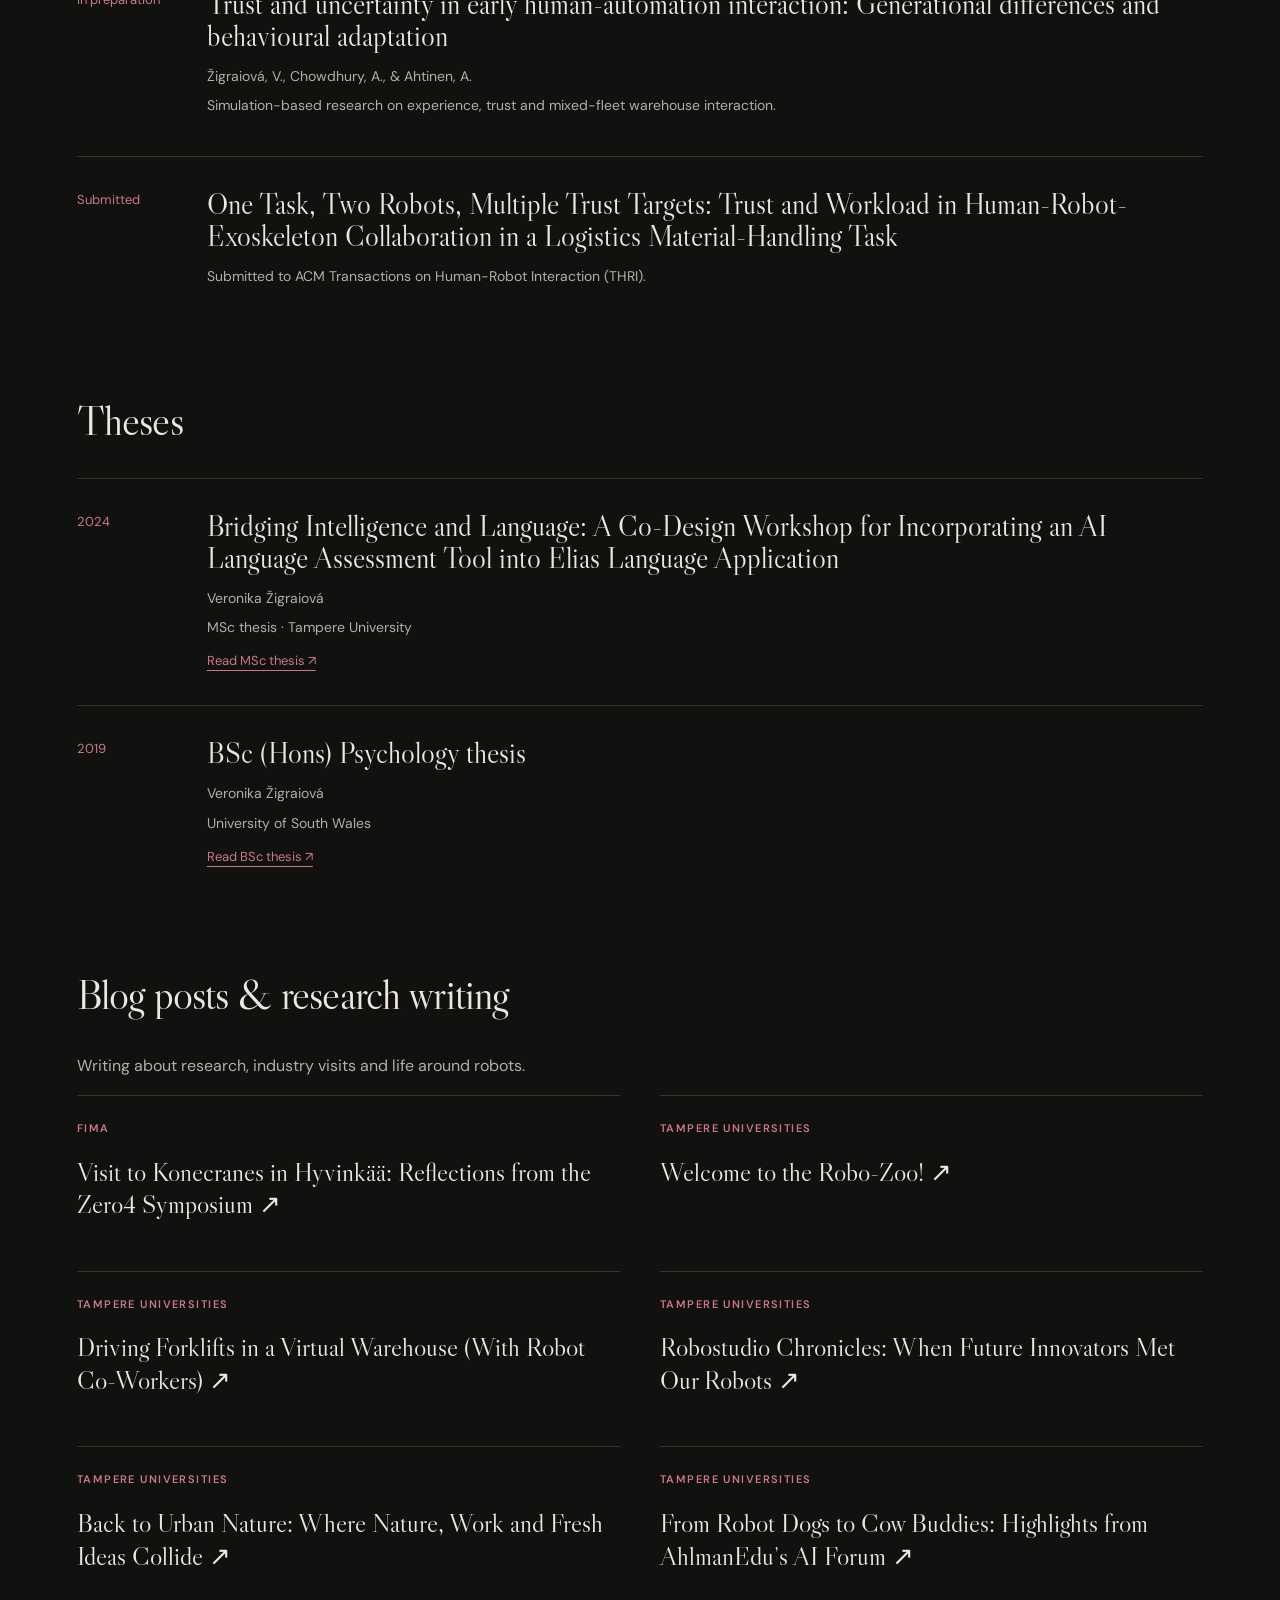
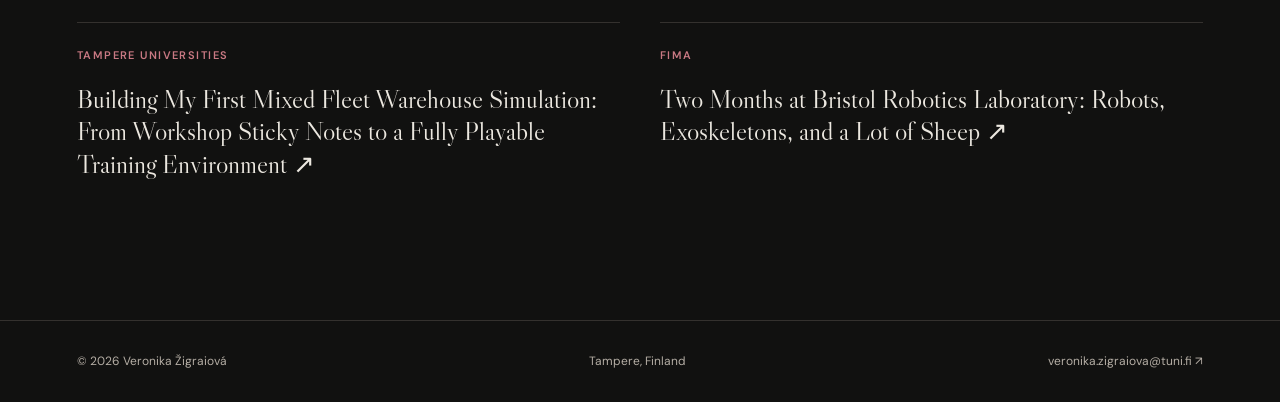
<file: publications.html>
<!doctype html><html lang="en"><head><meta charset="utf-8"><meta name="viewport" content="width=device-width, initial-scale=1"><title>Publications | Veronika Žigraiová</title><meta name="description" content="Publications. Research, design and creative work by Veronika Žigraiová."><link rel="preconnect" href="https://fonts.googleapis.com"><link rel="preconnect" href="https://fonts.gstatic.com" crossorigin><link href="https://fonts.googleapis.com/css2?family=DM+Sans:wght@400;500;600&family=Libre+Caslon+Display&family=Libre+Caslon+Text:ital,wght@1,400&family=Caveat:wght@400;600&display=swap" rel="stylesheet"><link rel="stylesheet" href="styles.css"></head><body><a class="skip" href="#main">Skip to content</a>
<header class="site-header"><a class="wordmark" href="index.html" aria-label="Veronika Žigraiová · home">VŽ<span>Veronika Žigraiová</span></a><button class="menu" aria-controls="navigation" aria-expanded="false" hidden>Menu</button>
<nav id="navigation" aria-label="Main navigation"><a href="about.html">About</a><a href="cv.html">CV</a><a href="portfolio.html">Portfolio</a><a href="publications.html" aria-current="page">Publications</a><a href="teaching.html">Teaching</a><a href="activities.html">Activities</a><a href="contact.html">Contact</a></nav>
</header>

<main id="main">
<section class="page-heading wrap"><p class="eyebrow">Papers · Theses · Research writing</p><h1>Publications</h1><p class="lead">Research on trust, warehouse automation and human-robot collaboration.</p></section><div class="wrap profile-links"><a class="read-link" href="https://scholar.google.com/citations?user=S0-mum8AAAAJ&amp;hl=en">Google Scholar ↗</a><a class="read-link" href="https://orcid.org/0009-0005-0110-3479">ORCID ↗</a></div><section class="wrap publications"><h2>Conference papers</h2><div class="pub-list"><article><span class="year">2026</span><div><h3>Working with Unclear Automation: Conditional Trust and Cautious Coordination in Mixed Fleet Logistics</h3><p>Žigraiová, V., Chowdhury, A., &amp; Ahtinen, A.</p><p>CHIRA 2026 · Short paper</p><a href="https://chira.scitevents.org/Abstract.aspx?idEvent=xUIsp2AeibY%3D">Conference abstract ↗</a></div></article><article><span class="year">2026</span><div><h3>A Design Space for Human-Machine Interaction in Mixed Fleet Warehouse Environments</h3><p>Chowdhury, A., Žigraiová, V., &amp; Ahtinen, A.</p><p>NordiCHI 2026</p><a href="https://dl.acm.org/doi/pdf/10.1145/3829807.3829858">Paper PDF ↗</a></div></article><article><span class="year">2025</span><div><h3>Trust in Warehouse Automation: A Generational Study of Workers and Automated Guided Vehicles</h3><p>Žigraiová, V., Chowdhury, A., Ahtinen, A., &amp; Väänänen, K.</p><p>HHAI 2025 · IOS Press · pp. 108–121</p><a href="https://doi.org/10.3233/FAIA250630">DOI ↗</a></div></article><article><span class="year">2025</span><div><h3>Technical framework and data sharing for mixed fleet situational awareness</h3><p>Hakanen, T., Karjalainen, J., Hentula, M., Salo, M., Ahtinen, A., Chowdhury, A., &amp; Žigraiová, V.</p><p>XXXVI ISPIM Innovation Conference</p><a href="https://cris.vtt.fi/en/publications/technical-framework-and-data-sharing-for-mixed-fleet-situational-/">Publication record ↗</a></div></article></div><h2 class="publication-group">Ongoing manuscripts</h2><div class="pub-list"><article><span class="year">In preparation</span><div><h3>Trust and uncertainty in early human-automation interaction: Generational differences and behavioural adaptation</h3><p>Žigraiová, V., Chowdhury, A., &amp; Ahtinen, A.</p><p>Simulation-based research on experience, trust and mixed-fleet warehouse interaction.</p></div></article><article><span class="year">Submitted</span><div><h3>One Task, Two Robots, Multiple Trust Targets: Trust and Workload in Human-Robot-Exoskeleton Collaboration in a Logistics Material-Handling Task</h3><p></p><p>Submitted to ACM Transactions on Human-Robot Interaction (THRI).</p></div></article></div><h2 class="publication-group">Theses</h2><div class="pub-list"><article><span class="year">2024</span><div><h3>Bridging Intelligence and Language: A Co-Design Workshop for Incorporating an AI Language Assessment Tool into Elias Language Application</h3><p>Veronika Žigraiová</p><p>MSc thesis · Tampere University</p><a href="https://trepo.tuni.fi/handle/10024/158395">Read MSc thesis ↗</a></div></article><article><span class="year">2019</span><div><h3>BSc (Hons) Psychology thesis</h3><p>Veronika Žigraiová</p><p>University of South Wales</p><a href="https://docs.google.com/document/d/1IFXOm6NhtyFC0_QA8TIbCyzjSnOakkzlFgbKxemta4o/edit?usp=sharing">Read BSc thesis ↗</a></div></article></div><h2 class="publication-group" id="blog-posts">Blog posts & research writing</h2><p>Writing about research, industry visits and life around robots.</p><div class="blog-list"><article><p class="eyebrow">FIMA</p><h3><a href="https://www.fima.fi/post/visit-to-konecranes-in-hyvinkää-reflections-from-the-zero4-symposium">Visit to Konecranes in Hyvinkää: Reflections from the Zero4 Symposium ↗</a></h3></article><article><p class="eyebrow">Tampere Universities</p><h3><a href="https://blogs.tuni.fi/cs/research/welcome-to-the-robo-zoo/">Welcome to the Robo-Zoo! ↗</a></h3></article><article><p class="eyebrow">Tampere Universities</p><h3><a href="https://blogs.tuni.fi/cs/projects/driving-forklifts-in-a-virtual-warehouse-with-robot-co-workers/">Driving Forklifts in a Virtual Warehouse (With Robot Co-Workers) ↗</a></h3></article><article><p class="eyebrow">Tampere Universities</p><h3><a href="https://blogs.tuni.fi/cs/robostudio/robostudio-chronicles-when-future-innovators-met-our-robots/">Robostudio Chronicles: When Future Innovators Met Our Robots ↗</a></h3></article><article><p class="eyebrow">Tampere Universities</p><h3><a href="https://blogs.tuni.fi/urbanresearch/research/back-to-urban-nature-where-nature-work-and-fresh-ideas-collide/">Back to Urban Nature: Where Nature, Work and Fresh Ideas Collide ↗</a></h3></article><article><p class="eyebrow">Tampere Universities</p><h3><a href="https://blogs.tuni.fi/cs/other-events/from-robot-dogs-to-cow-buddies-highlights-from-ahlmanedus-ai-forum/">From Robot Dogs to Cow Buddies: Highlights from AhlmanEdu’s AI Forum ↗</a></h3></article><article><p class="eyebrow">Tampere Universities</p><h3><a href="https://blogs.tuni.fi/cs/projects/building-my-first-mixed-fleet-warehouse-simulation-from-workshop-sticky-notes-to-a-fully-playable-training-environment/">Building My First Mixed Fleet Warehouse Simulation: From Workshop Sticky Notes to a Fully Playable Training Environment ↗</a></h3></article><article><p class="eyebrow">FIMA</p><h3><a href="https://www.fima.fi/post/two-months-at-bristol-robotics-laboratory-robots-exoskeletons-and-a-lot-of-sheep">Two Months at Bristol Robotics Laboratory: Robots, Exoskeletons, and a Lot of Sheep ↗</a></h3></article></div></section>
</main>

<footer><a href="index.html">© 2026 Veronika Žigraiová</a><span>Tampere, Finland</span><a href="mailto:veronika.zigraiova@tuni.fi">veronika.zigraiova@tuni.fi ↗</a></footer>
<script src="script.js"></script></body></html>
</file>
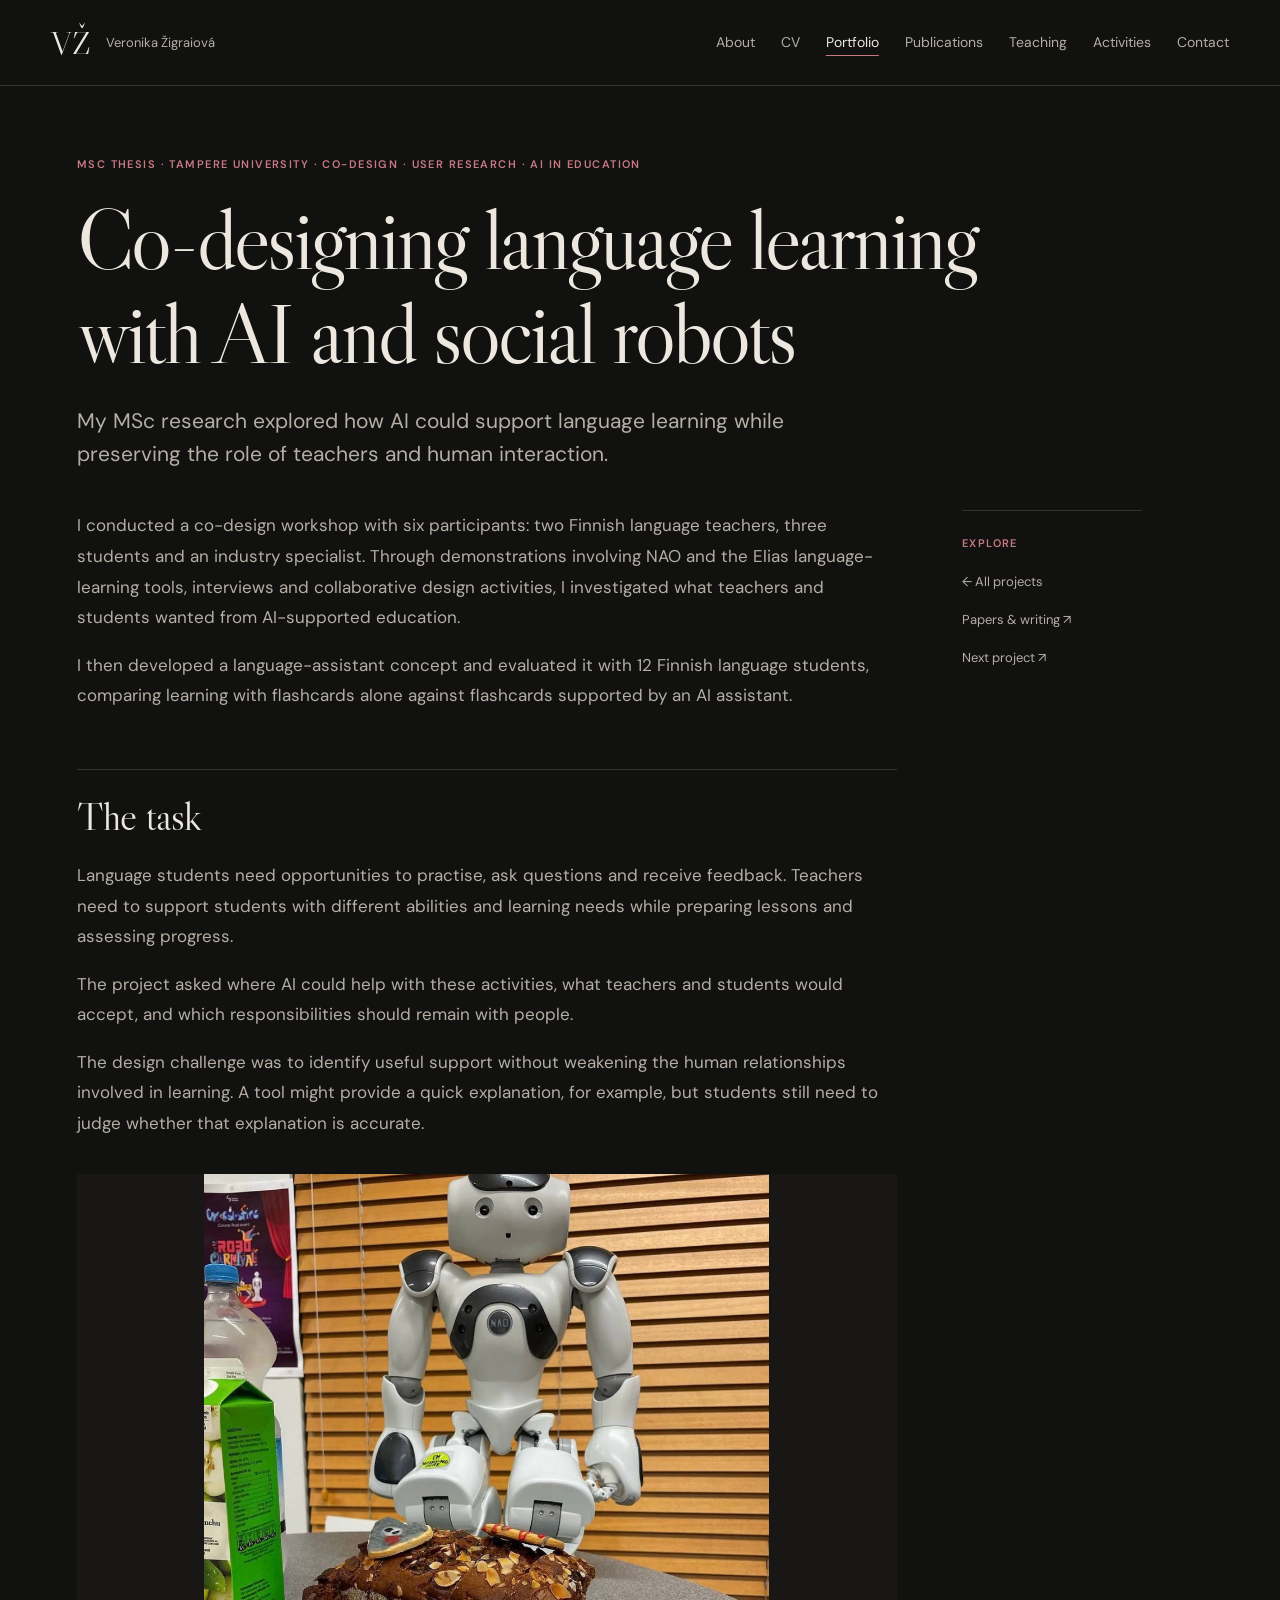
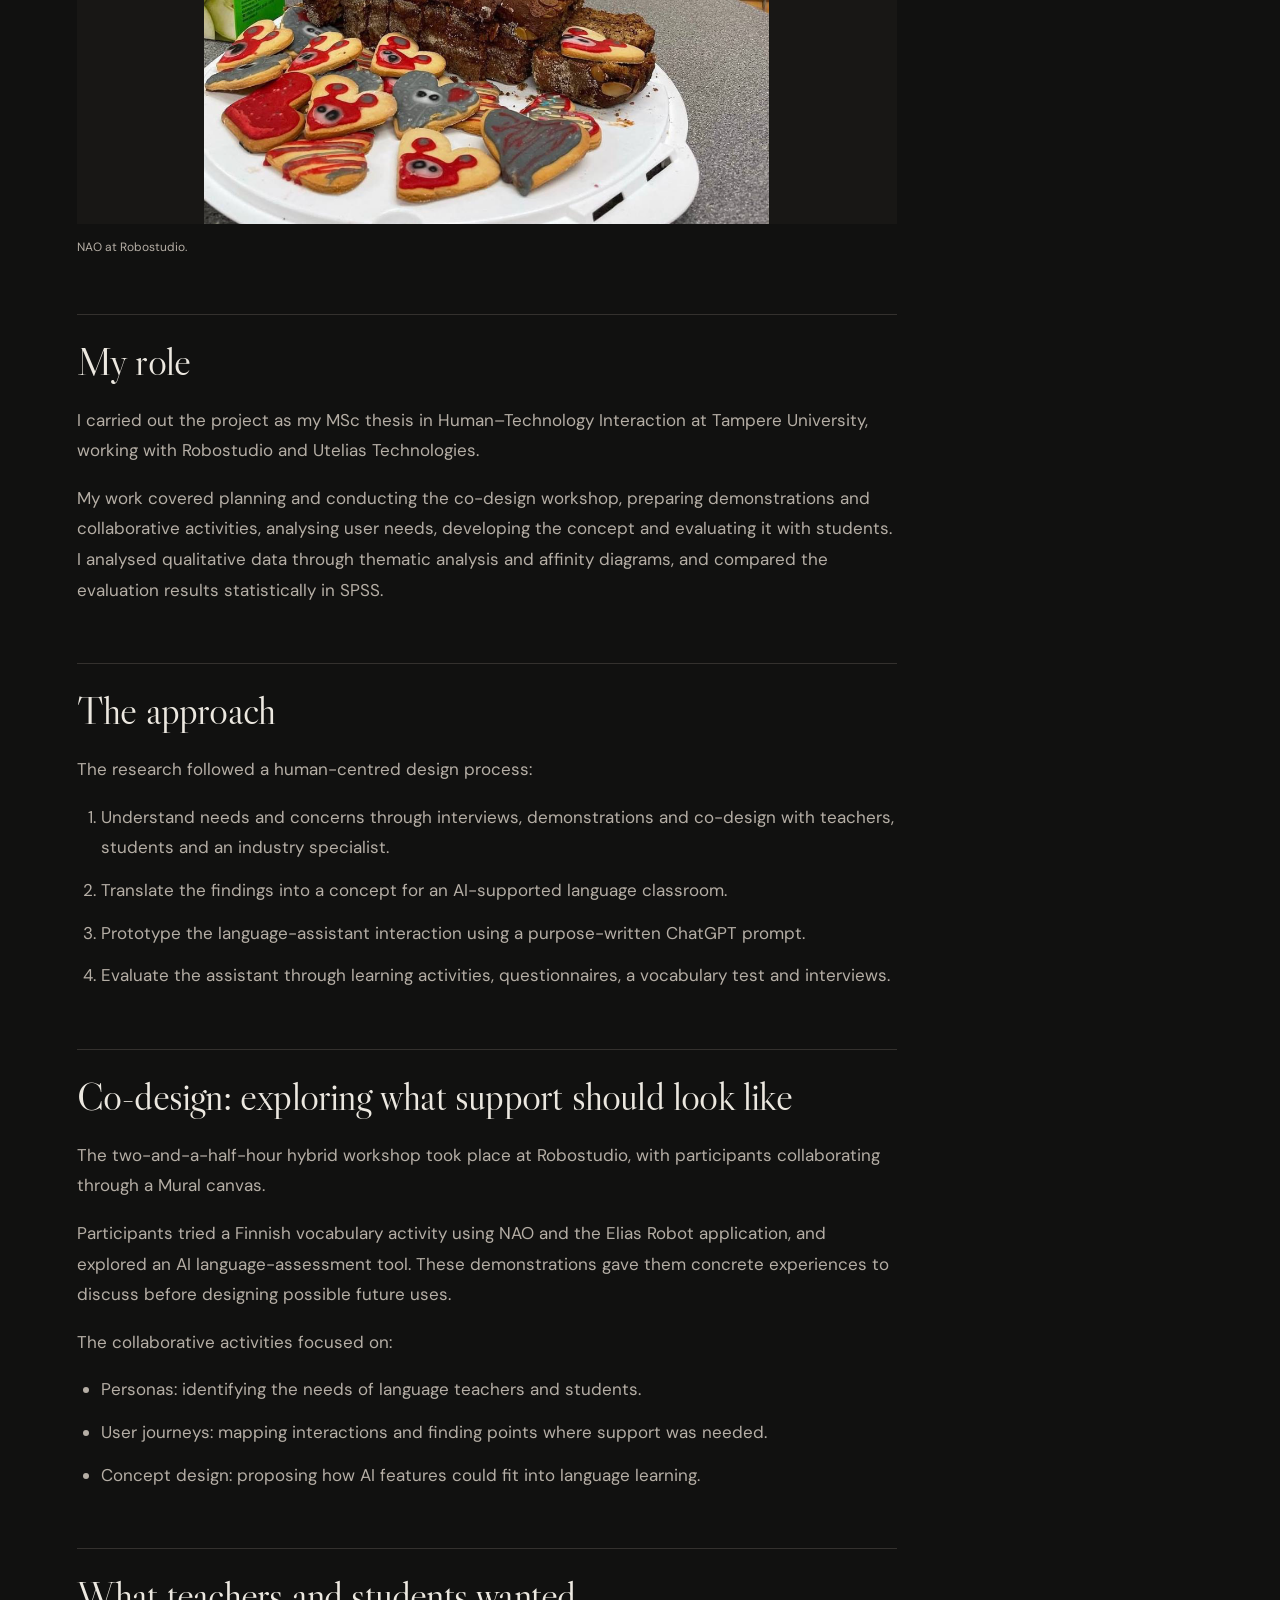
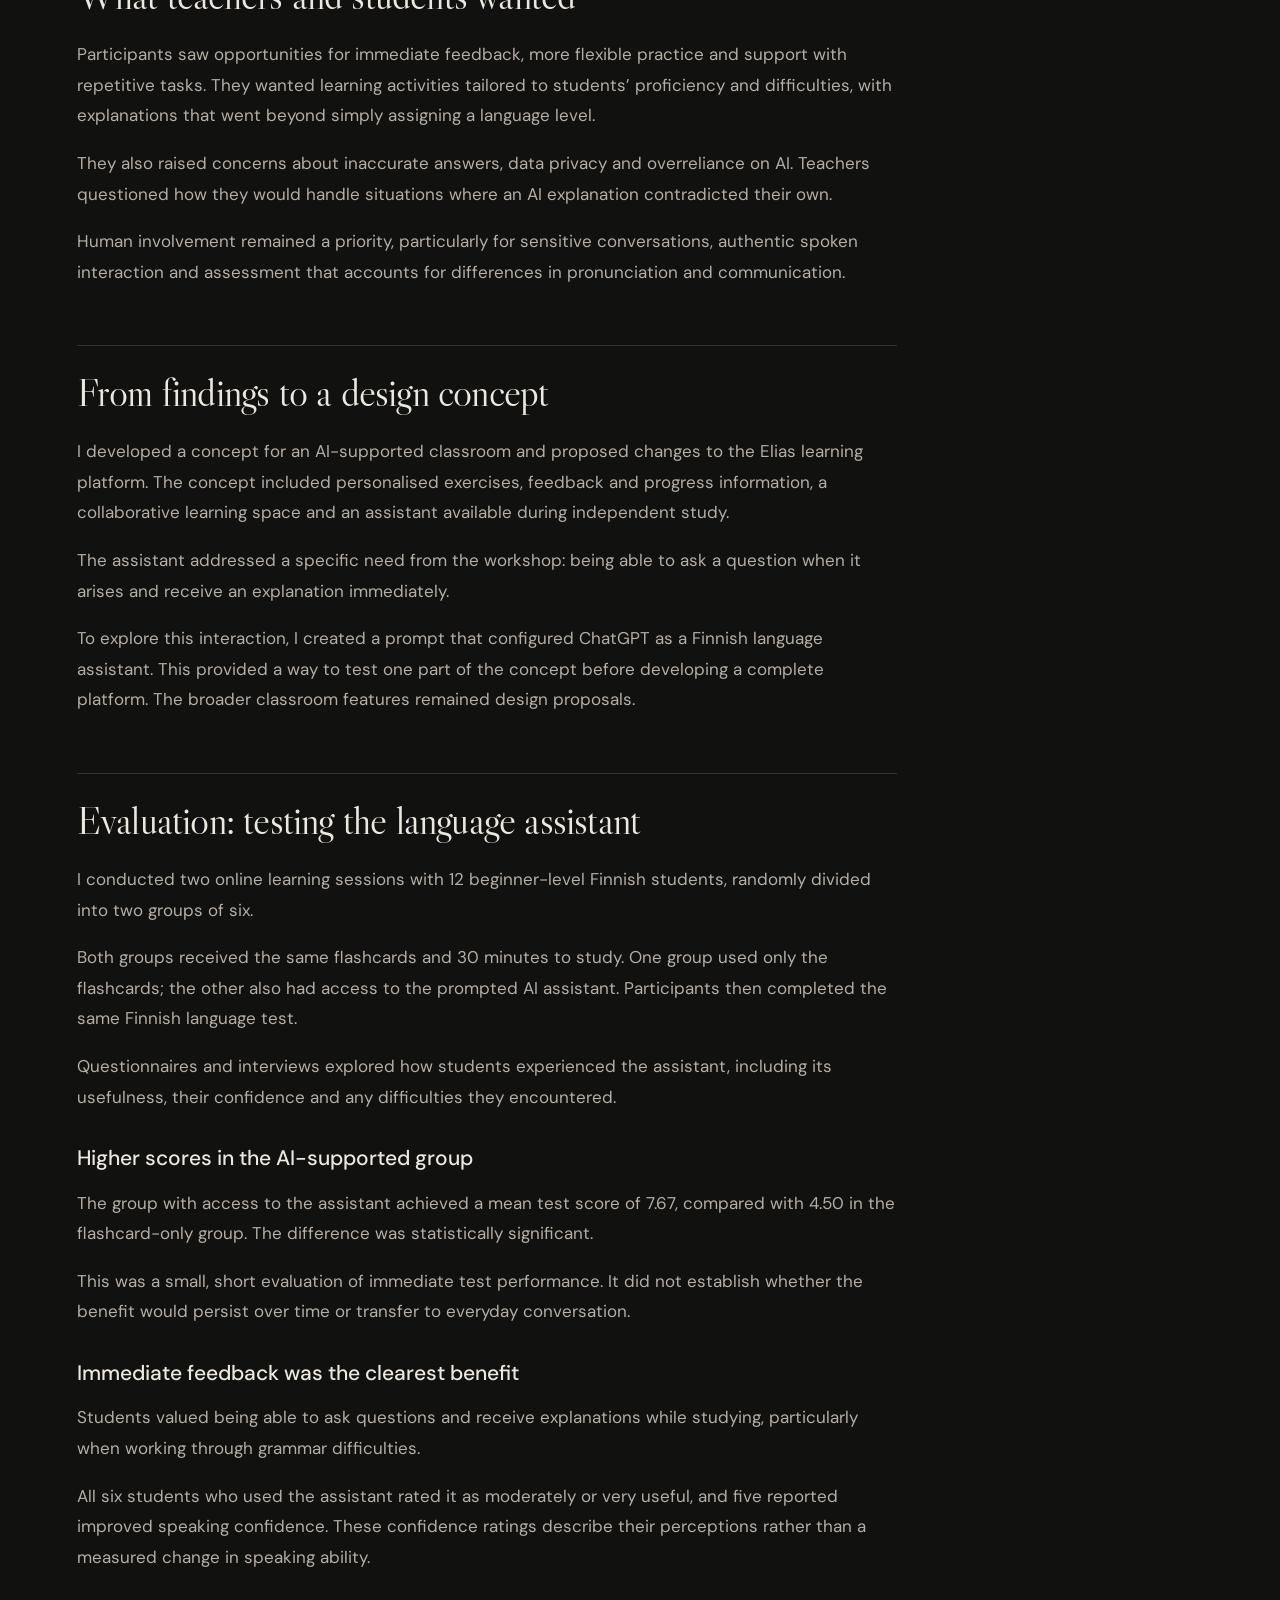
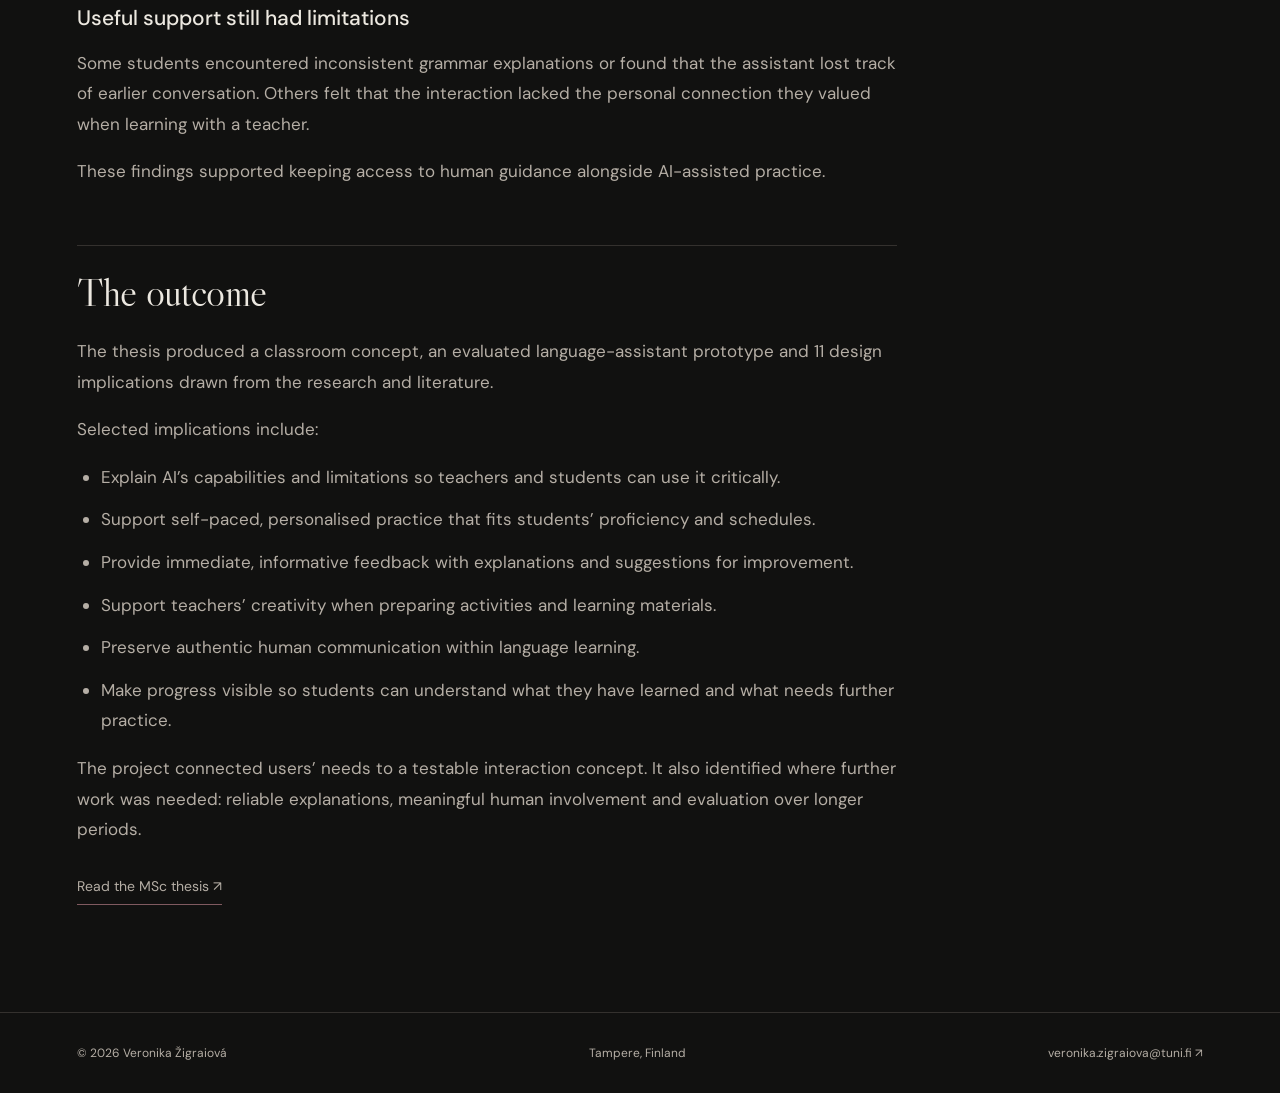
<file: social-robot-design.html>
<!doctype html><html lang="en"><head><meta charset="utf-8"><meta name="viewport" content="width=device-width, initial-scale=1"><title>Co-designing language learning with AI and social robots | Veronika Žigraiová</title><meta name="description" content="Co-designing language learning with AI and social robots. Research, design and creative work by Veronika Žigraiová."><link rel="preconnect" href="https://fonts.googleapis.com"><link rel="preconnect" href="https://fonts.gstatic.com" crossorigin><link href="https://fonts.googleapis.com/css2?family=DM+Sans:wght@400;500;600&family=Libre+Caslon+Display&family=Libre+Caslon+Text:ital,wght@1,400&family=Caveat:wght@400;600&display=swap" rel="stylesheet"><link rel="stylesheet" href="styles.css"></head><body><a class="skip" href="#main">Skip to content</a>
<header class="site-header"><a class="wordmark" href="index.html" aria-label="Veronika Žigraiová · home">VŽ<span>Veronika Žigraiová</span></a><button class="menu" aria-controls="navigation" aria-expanded="false" hidden>Menu</button>
<nav id="navigation" aria-label="Main navigation"><a href="about.html">About</a><a href="cv.html">CV</a><a href="portfolio.html" aria-current="page">Portfolio</a><a href="publications.html">Publications</a><a href="teaching.html">Teaching</a><a href="activities.html">Activities</a><a href="contact.html">Contact</a></nav>
</header>

<main id="main">
<section class="page-heading wrap"><p class="eyebrow">MSc thesis · Tampere University · Co-design · User research · AI in education</p><h1>Co-designing language learning with AI and social robots</h1><p class="lead">My MSc research explored how AI could support language learning while preserving the role of teachers and human interaction.</p></section><div class="wrap story-layout"><article class="story-copy"><p>I conducted a co-design workshop with six participants: two Finnish language teachers, three students and an industry specialist. Through demonstrations involving NAO and the Elias language-learning tools, interviews and collaborative design activities, I investigated what teachers and students wanted from AI-supported education.</p>
<p>I then developed a language-assistant concept and evaluated it with 12 Finnish language students, comparing learning with flashcards alone against flashcards supported by an AI assistant.</p>
<h2>The task</h2>
<p>Language students need opportunities to practise, ask questions and receive feedback. Teachers need to support students with different abilities and learning needs while preparing lessons and assessing progress.</p>
<p>The project asked where AI could help with these activities, what teachers and students would accept, and which responsibilities should remain with people.</p>
<p>The design challenge was to identify useful support without weakening the human relationships involved in learning. A tool might provide a quick explanation, for example, but students still need to judge whether that explanation is accurate.</p>
<figure class="story-image "><a href="portfolio-social-robots.png" aria-label="View image: NAO at Robostudio."><img src="portfolio-social-robots.png" alt="NAO at Robostudio." loading="lazy"></a><figcaption>NAO at Robostudio.</figcaption></figure><h2>My role</h2>
<p>I carried out the project as my MSc thesis in Human–Technology Interaction at Tampere University, working with Robostudio and Utelias Technologies.</p>
<p>My work covered planning and conducting the co-design workshop, preparing demonstrations and collaborative activities, analysing user needs, developing the concept and evaluating it with students. I analysed qualitative data through thematic analysis and affinity diagrams, and compared the evaluation results statistically in SPSS.</p>
<h2>The approach</h2>
<p>The research followed a human-centred design process:</p>
<ol>
<li>Understand needs and concerns through interviews, demonstrations and co-design with teachers, students and an industry specialist.</li>
<li>Translate the findings into a concept for an AI-supported language classroom.</li>
<li>Prototype the language-assistant interaction using a purpose-written ChatGPT prompt.</li>
<li>Evaluate the assistant through learning activities, questionnaires, a vocabulary test and interviews.</li>
</ol>
<h2>Co-design: exploring what support should look like</h2>
<p>The two-and-a-half-hour hybrid workshop took place at Robostudio, with participants collaborating through a Mural canvas.</p>
<p>Participants tried a Finnish vocabulary activity using NAO and the Elias Robot application, and explored an AI language-assessment tool. These demonstrations gave them concrete experiences to discuss before designing possible future uses.</p>
<p>The collaborative activities focused on:</p>
<ul>
<li>Personas: identifying the needs of language teachers and students.</li>
<li>User journeys: mapping interactions and finding points where support was needed.</li>
<li>Concept design: proposing how AI features could fit into language learning.</li>
</ul>
<h2>What teachers and students wanted</h2>
<p>Participants saw opportunities for immediate feedback, more flexible practice and support with repetitive tasks. They wanted learning activities tailored to students’ proficiency and difficulties, with explanations that went beyond simply assigning a language level.</p>
<p>They also raised concerns about inaccurate answers, data privacy and overreliance on AI. Teachers questioned how they would handle situations where an AI explanation contradicted their own.</p>
<p>Human involvement remained a priority, particularly for sensitive conversations, authentic spoken interaction and assessment that accounts for differences in pronunciation and communication.</p>
<h2>From findings to a design concept</h2>
<p>I developed a concept for an AI-supported classroom and proposed changes to the Elias learning platform. The concept included personalised exercises, feedback and progress information, a collaborative learning space and an assistant available during independent study.</p>
<p>The assistant addressed a specific need from the workshop: being able to ask a question when it arises and receive an explanation immediately.</p>
<p>To explore this interaction, I created a prompt that configured ChatGPT as a Finnish language assistant. This provided a way to test one part of the concept before developing a complete platform. The broader classroom features remained design proposals.</p>
<h2>Evaluation: testing the language assistant</h2>
<p>I conducted two online learning sessions with 12 beginner-level Finnish students, randomly divided into two groups of six.</p>
<p>Both groups received the same flashcards and 30 minutes to study. One group used only the flashcards; the other also had access to the prompted AI assistant. Participants then completed the same Finnish language test.</p>
<p>Questionnaires and interviews explored how students experienced the assistant, including its usefulness, their confidence and any difficulties they encountered.</p>
<h3>Higher scores in the AI-supported group</h3>
<p>The group with access to the assistant achieved a mean test score of 7.67, compared with 4.50 in the flashcard-only group. The difference was statistically significant.</p>
<p>This was a small, short evaluation of immediate test performance. It did not establish whether the benefit would persist over time or transfer to everyday conversation.</p>
<h3>Immediate feedback was the clearest benefit</h3>
<p>Students valued being able to ask questions and receive explanations while studying, particularly when working through grammar difficulties.</p>
<p>All six students who used the assistant rated it as moderately or very useful, and five reported improved speaking confidence. These confidence ratings describe their perceptions rather than a measured change in speaking ability.</p>
<h3>Useful support still had limitations</h3>
<p>Some students encountered inconsistent grammar explanations or found that the assistant lost track of earlier conversation. Others felt that the interaction lacked the personal connection they valued when learning with a teacher.</p>
<p>These findings supported keeping access to human guidance alongside AI-assisted practice.</p>
<h2>The outcome</h2>
<p>The thesis produced a classroom concept, an evaluated language-assistant prototype and 11 design implications drawn from the research and literature.</p>
<p>Selected implications include:</p>
<ul>
<li>Explain AI’s capabilities and limitations so teachers and students can use it critically.</li>
<li>Support self-paced, personalised practice that fits students’ proficiency and schedules.</li>
<li>Provide immediate, informative feedback with explanations and suggestions for improvement.</li>
<li>Support teachers’ creativity when preparing activities and learning materials.</li>
<li>Preserve authentic human communication within language learning.</li>
<li>Make progress visible so students can understand what they have learned and what needs further practice.</li>
</ul>
<p>The project connected users’ needs to a testable interaction concept. It also identified where further work was needed: reliable explanations, meaningful human involvement and evaluation over longer periods.</p><p><a class="read-link" href="https://trepo.tuni.fi/handle/10024/158395">Read the MSc thesis ↗</a></p></article><aside class="story-aside"><p class="eyebrow">Explore</p><a href="portfolio.html">← All projects</a><a href="publications.html">Papers & writing ↗</a><a href="the-seance.html">Next project ↗</a></aside></div>
</main>

<footer><a href="index.html">© 2026 Veronika Žigraiová</a><span>Tampere, Finland</span><a href="mailto:veronika.zigraiova@tuni.fi">veronika.zigraiova@tuni.fi ↗</a></footer>
<script src="script.js"></script></body></html>
</file>
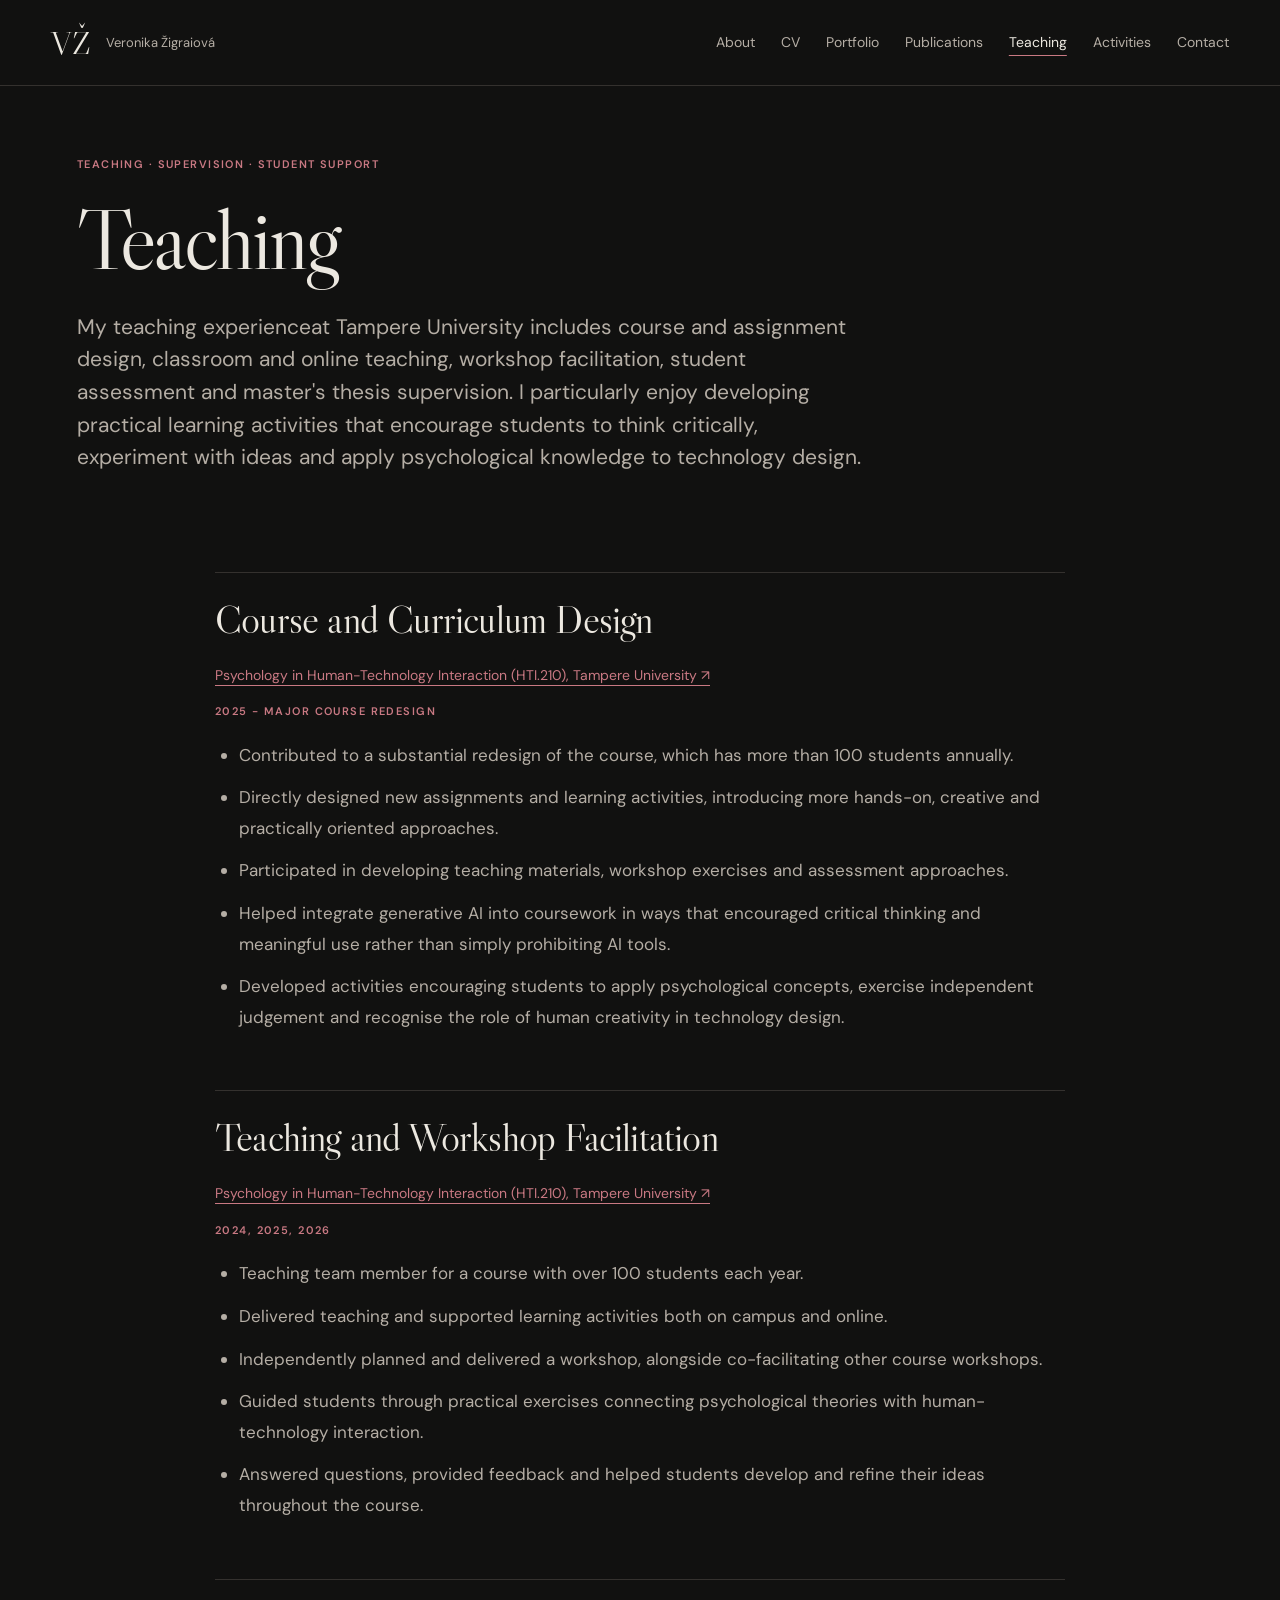
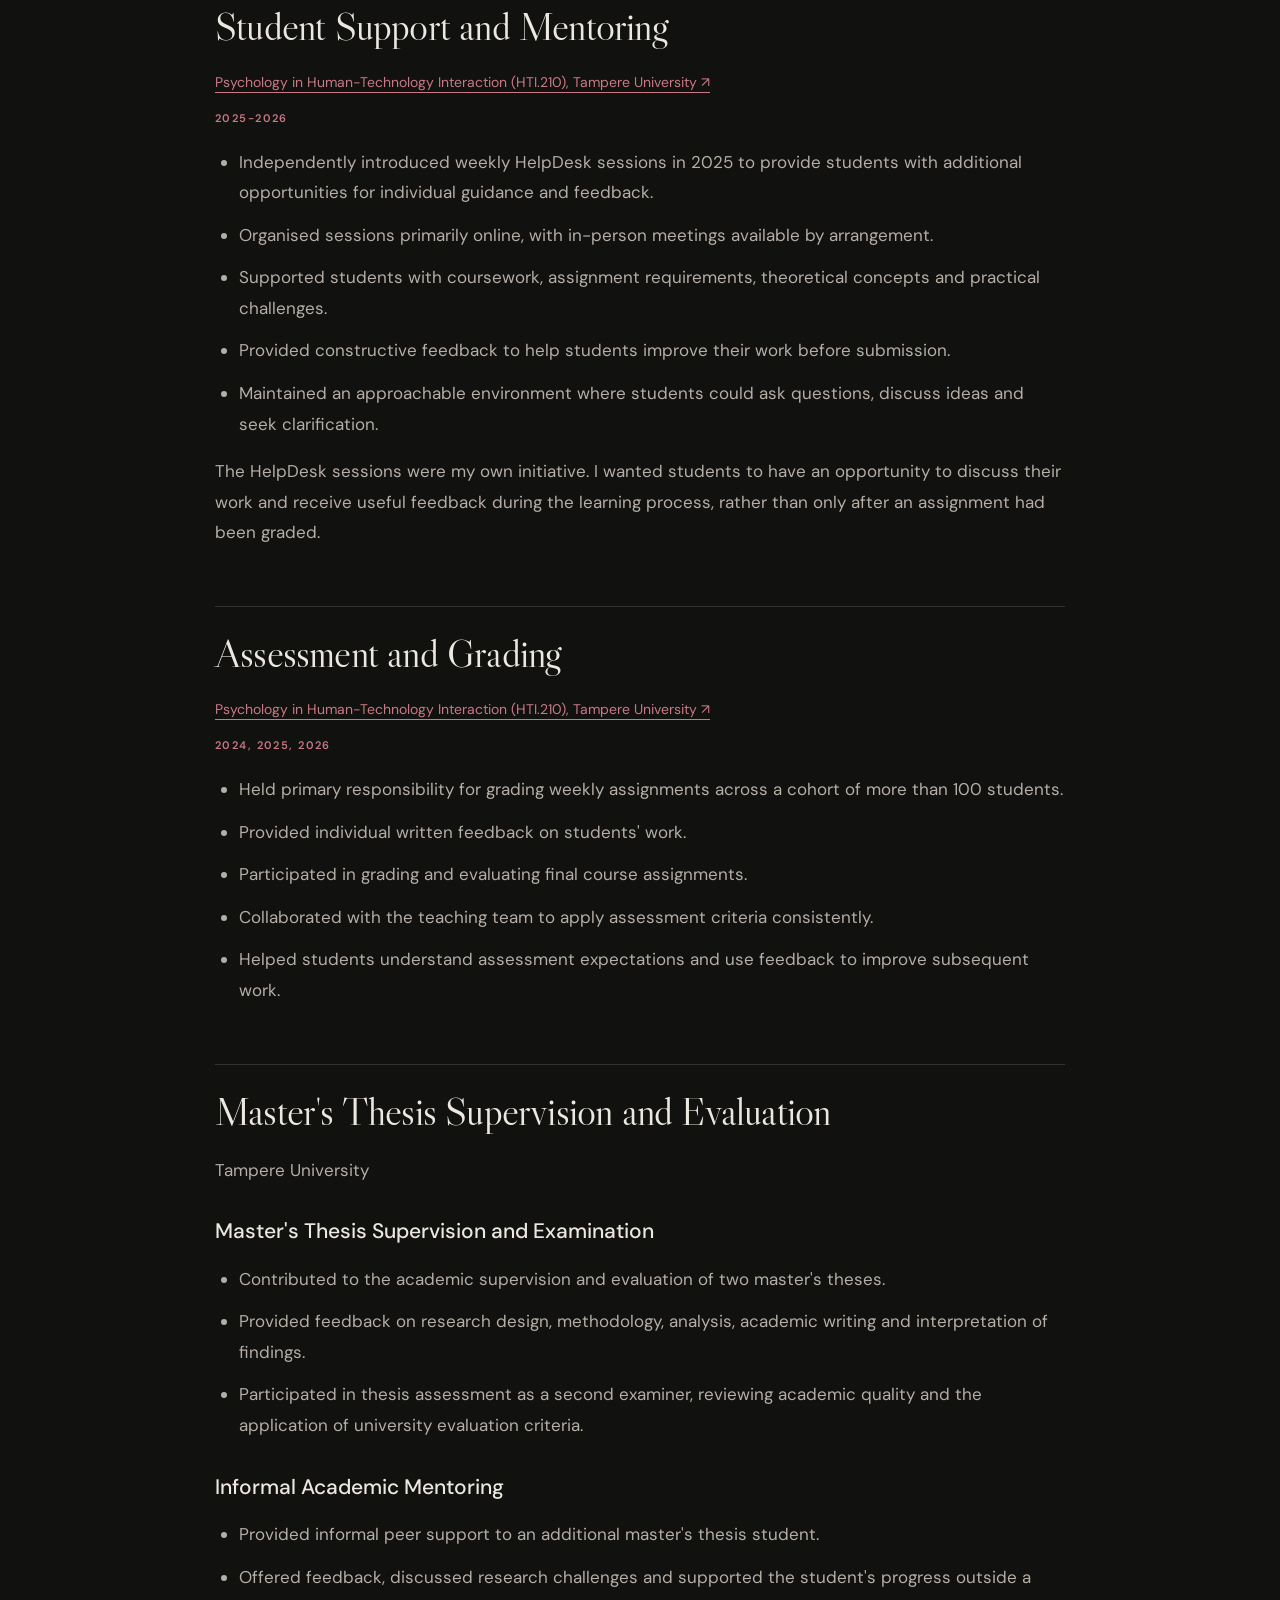
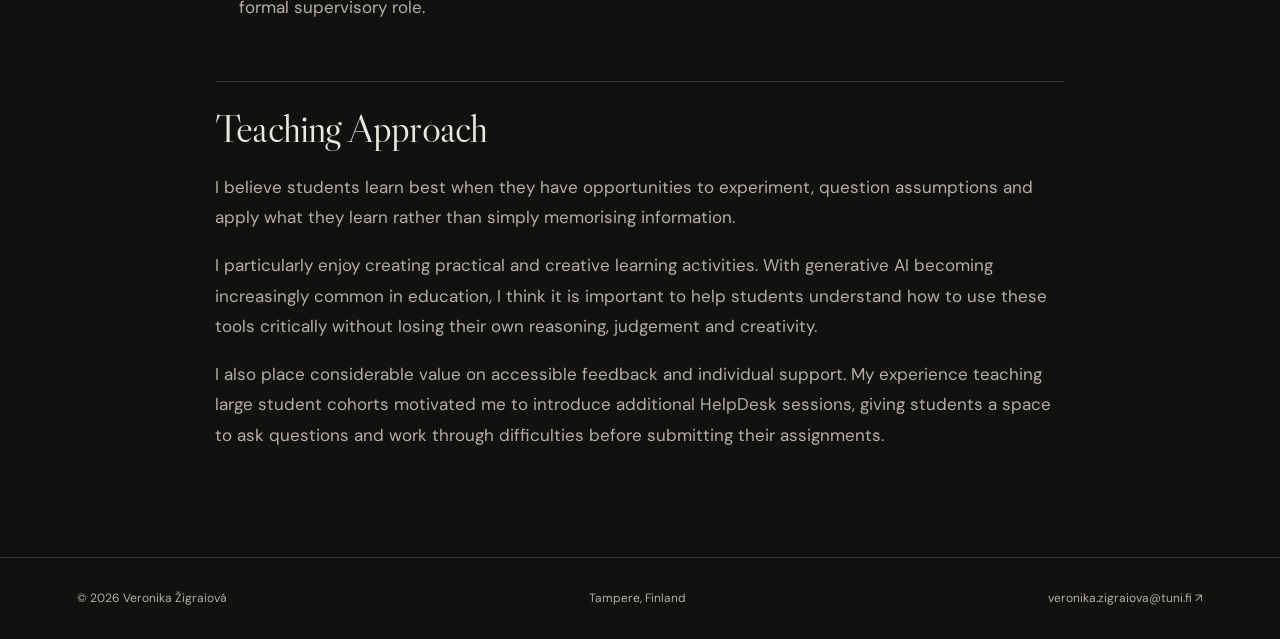
<file: teaching.html>
<!doctype html><html lang="en"><head><meta charset="utf-8"><meta name="viewport" content="width=device-width, initial-scale=1"><title>Teaching | Veronika Žigraiová</title><meta name="description" content="Teaching. Research, design and creative work by Veronika Žigraiová."><link rel="preconnect" href="https://fonts.googleapis.com"><link rel="preconnect" href="https://fonts.gstatic.com" crossorigin><link href="https://fonts.googleapis.com/css2?family=DM+Sans:wght@400;500;600&family=Libre+Caslon+Display&family=Libre+Caslon+Text:ital,wght@1,400&family=Caveat:wght@400;600&display=swap" rel="stylesheet"><link rel="stylesheet" href="styles.css"></head><body><a class="skip" href="#main">Skip to content</a>
<header class="site-header"><a class="wordmark" href="index.html" aria-label="Veronika Žigraiová · home">VŽ<span>Veronika Žigraiová</span></a><button class="menu" aria-controls="navigation" aria-expanded="false" hidden>Menu</button>
<nav id="navigation" aria-label="Main navigation"><a href="about.html">About</a><a href="cv.html">CV</a><a href="portfolio.html">Portfolio</a><a href="publications.html">Publications</a><a href="teaching.html" aria-current="page">Teaching</a><a href="activities.html">Activities</a><a href="contact.html">Contact</a></nav>
</header>

<main id="main">
<section class="page-heading wrap"><p class="eyebrow">Teaching · Supervision · Student support</p><h1>Teaching</h1><p class="lead">My teaching experienceat Tampere University includes course and assignment design, classroom and online teaching, workshop facilitation, student assessment and master&#x27;s thesis supervision. I particularly enjoy developing practical learning activities that encourage students to think critically, experiment with ideas and apply psychological knowledge to technology design.</p></section><article class="wrap long-copy"><h2>Course and Curriculum Design</h2>
<p class="course-label"><a href="https://opiskelijanopas.tuni.fi/en/tampere-university/curriculum/course-units/tut-cu-g-48743?year=2023">Psychology in Human-Technology Interaction (HTI.210), Tampere University ↗</a></p>
<p class="eyebrow">2025 - Major Course Redesign</p>
<ul>
<li>Contributed to a substantial redesign of the course, which has more than 100 students annually.</li>
<li>Directly designed new assignments and learning activities, introducing more hands-on, creative and practically oriented approaches.</li>
<li>Participated in developing teaching materials, workshop exercises and assessment approaches.</li>
<li>Helped integrate generative AI into coursework in ways that encouraged critical thinking and meaningful use rather than simply prohibiting AI tools.</li>
<li>Developed activities encouraging students to apply psychological concepts, exercise independent judgement and recognise the role of human creativity in technology design.</li>
</ul>
<h2>Teaching and Workshop Facilitation</h2>
<p class="course-label"><a href="https://opiskelijanopas.tuni.fi/en/tampere-university/curriculum/course-units/tut-cu-g-48743?year=2023">Psychology in Human-Technology Interaction (HTI.210), Tampere University ↗</a></p>
<p class="eyebrow">2024, 2025, 2026</p>
<ul>
<li>Teaching team member for a course with over 100 students each year.</li>
<li>Delivered teaching and supported learning activities both on campus and online.</li>
<li>Independently planned and delivered a workshop, alongside co-facilitating other course workshops.</li>
<li>Guided students through practical exercises connecting psychological theories with human-technology interaction.</li>
<li>Answered questions, provided feedback and helped students develop and refine their ideas throughout the course.</li>
</ul>
<h2>Student Support and Mentoring</h2>
<p class="course-label"><a href="https://opiskelijanopas.tuni.fi/en/tampere-university/curriculum/course-units/tut-cu-g-48743?year=2023">Psychology in Human-Technology Interaction (HTI.210), Tampere University ↗</a></p>
<p class="eyebrow">2025-2026</p>
<ul>
<li>Independently introduced weekly HelpDesk sessions in 2025 to provide students with additional opportunities for individual guidance and feedback.</li>
<li>Organised sessions primarily online, with in-person meetings available by arrangement.</li>
<li>Supported students with coursework, assignment requirements, theoretical concepts and practical challenges.</li>
<li>Provided constructive feedback to help students improve their work before submission.</li>
<li>Maintained an approachable environment where students could ask questions, discuss ideas and seek clarification.</li>
</ul>
<p>The HelpDesk sessions were my own initiative. I wanted students to have an opportunity to discuss their work and receive useful feedback during the learning process, rather than only after an assignment had been graded.</p>
<h2>Assessment and Grading</h2>
<p class="course-label"><a href="https://opiskelijanopas.tuni.fi/en/tampere-university/curriculum/course-units/tut-cu-g-48743?year=2023">Psychology in Human-Technology Interaction (HTI.210), Tampere University ↗</a></p>
<p class="eyebrow">2024, 2025, 2026</p>
<ul>
<li>Held primary responsibility for grading weekly assignments across a cohort of more than 100 students.</li>
<li>Provided individual written feedback on students&#x27; work.</li>
<li>Participated in grading and evaluating final course assignments.</li>
<li>Collaborated with the teaching team to apply assessment criteria consistently.</li>
<li>Helped students understand assessment expectations and use feedback to improve subsequent work.</li>
</ul>
<h2>Master&#x27;s Thesis Supervision and Evaluation</h2>
<p>Tampere University</p>
<h3>Master&#x27;s Thesis Supervision and Examination</h3>
<ul>
<li>Contributed to the academic supervision and evaluation of two master&#x27;s theses.</li>
<li>Provided feedback on research design, methodology, analysis, academic writing and interpretation of findings.</li>
<li>Participated in thesis assessment as a second examiner, reviewing academic quality and the application of university evaluation criteria.</li>
</ul>
<h3>Informal Academic Mentoring</h3>
<ul>
<li>Provided informal peer support to an additional master&#x27;s thesis student.</li>
<li>Offered feedback, discussed research challenges and supported the student&#x27;s progress outside a formal supervisory role.</li>
</ul>
<h2>Teaching Approach</h2>
<p>I believe students learn best when they have opportunities to experiment, question assumptions and apply what they learn rather than simply memorising information.</p>
<p>I particularly enjoy creating practical and creative learning activities. With generative AI becoming increasingly common in education, I think it is important to help students understand how to use these tools critically without losing their own reasoning, judgement and creativity.</p>
<p>I also place considerable value on accessible feedback and individual support. My experience teaching large student cohorts motivated me to introduce additional HelpDesk sessions, giving students a space to ask questions and work through difficulties before submitting their assignments.</p></article>
</main>

<footer><a href="index.html">© 2026 Veronika Žigraiová</a><span>Tampere, Finland</span><a href="mailto:veronika.zigraiova@tuni.fi">veronika.zigraiova@tuni.fi ↗</a></footer>
<script src="script.js"></script></body></html>
</file>
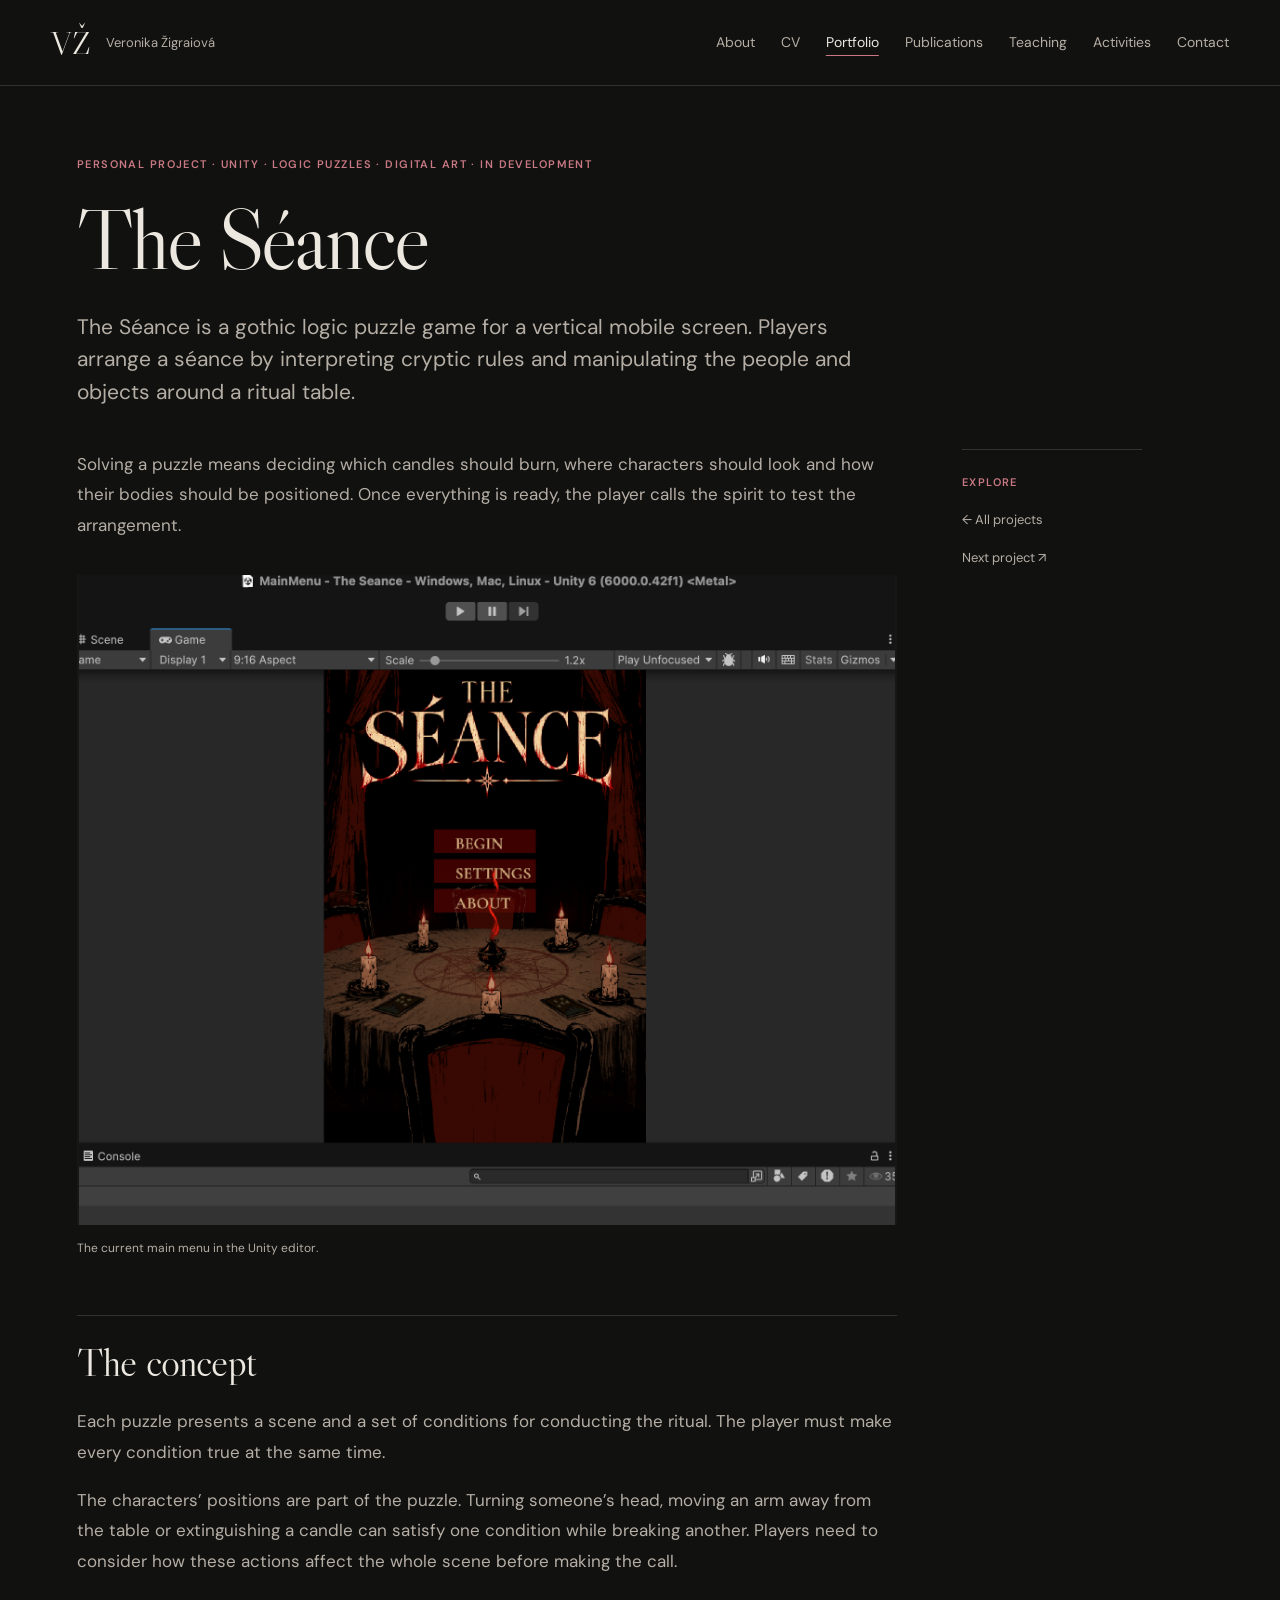
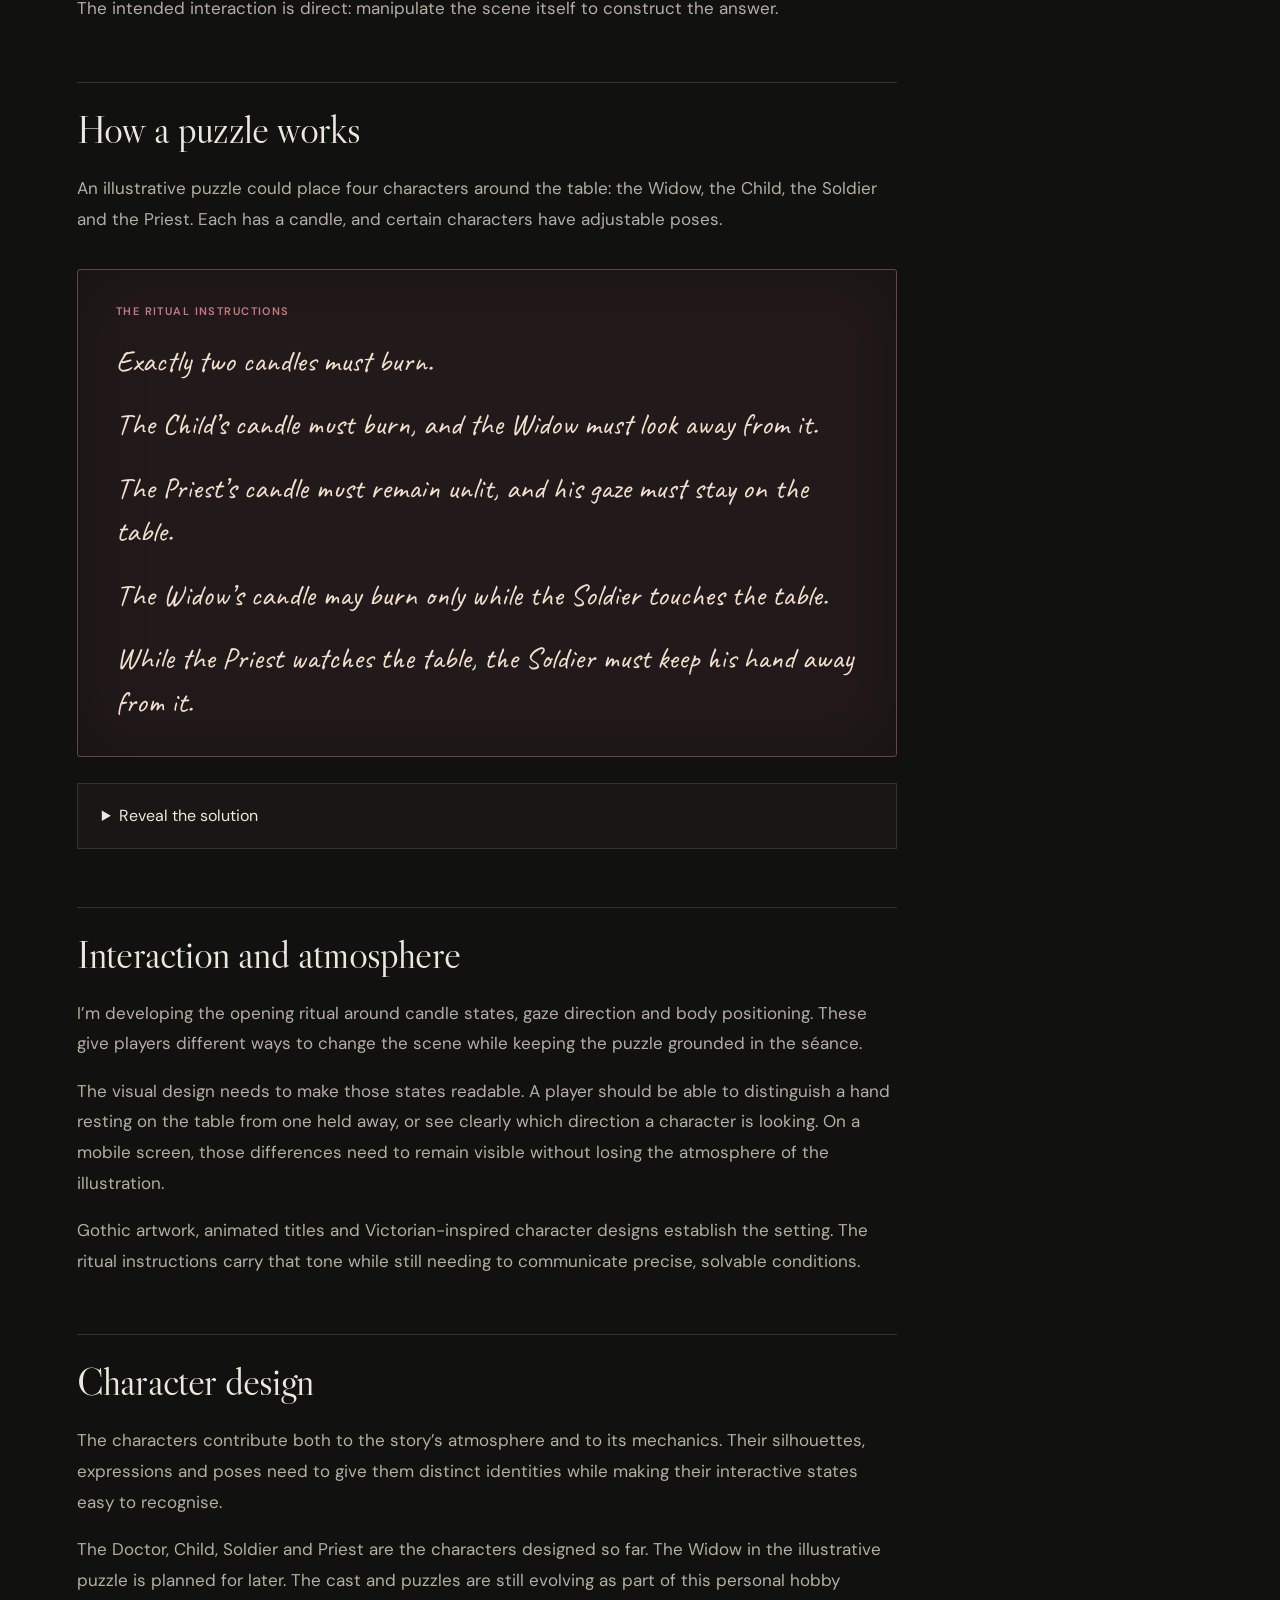
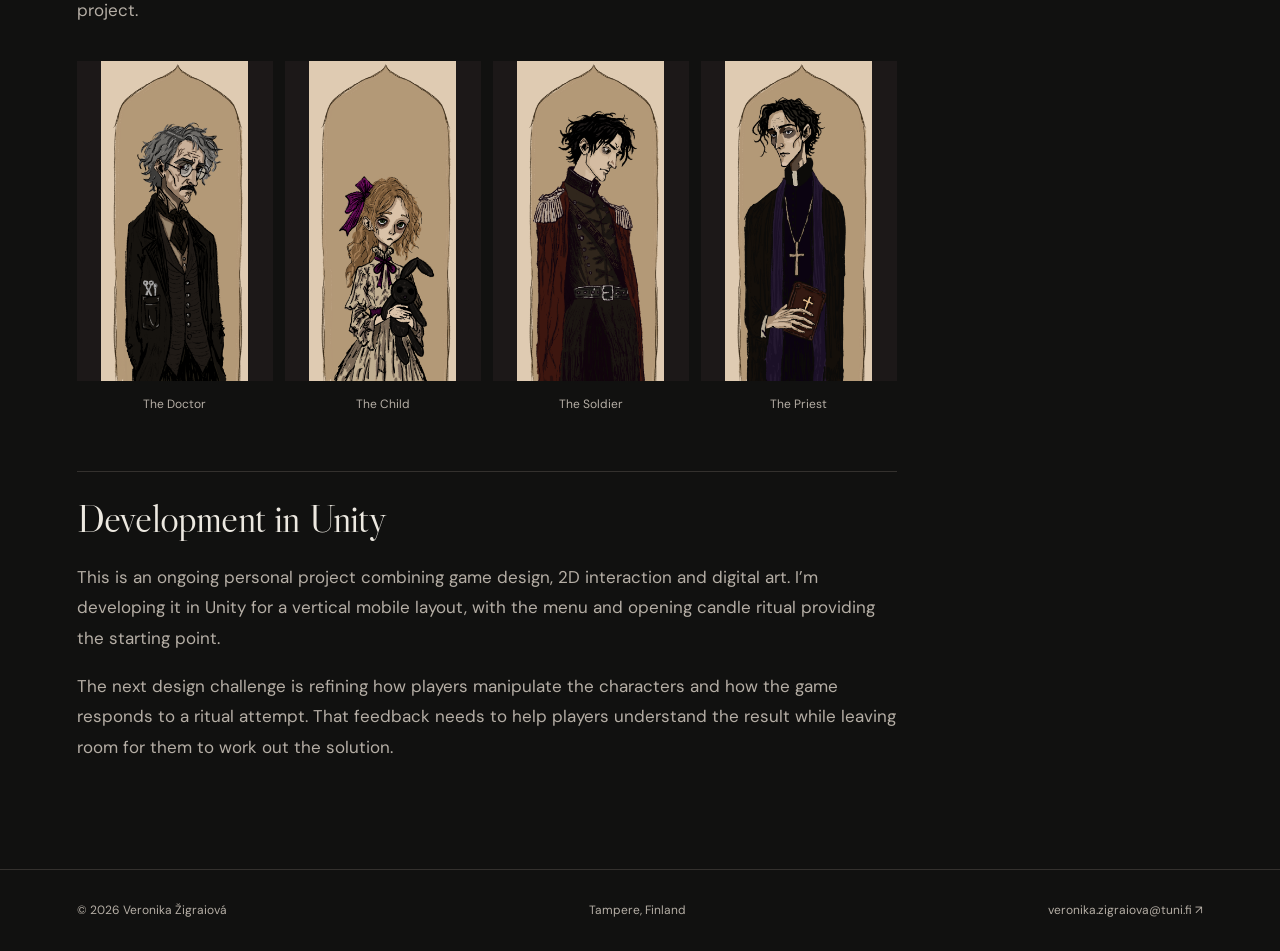
<file: the-seance.html>
<!doctype html><html lang="en"><head><meta charset="utf-8"><meta name="viewport" content="width=device-width, initial-scale=1"><title>The Séance | Veronika Žigraiová</title><meta name="description" content="The Séance. Research, design and creative work by Veronika Žigraiová."><link rel="preconnect" href="https://fonts.googleapis.com"><link rel="preconnect" href="https://fonts.gstatic.com" crossorigin><link href="https://fonts.googleapis.com/css2?family=DM+Sans:wght@400;500;600&family=Libre+Caslon+Display&family=Libre+Caslon+Text:ital,wght@1,400&family=Caveat:wght@400;600&display=swap" rel="stylesheet"><link rel="stylesheet" href="styles.css"></head><body><a class="skip" href="#main">Skip to content</a>
<header class="site-header"><a class="wordmark" href="index.html" aria-label="Veronika Žigraiová · home">VŽ<span>Veronika Žigraiová</span></a><button class="menu" aria-controls="navigation" aria-expanded="false" hidden>Menu</button>
<nav id="navigation" aria-label="Main navigation"><a href="about.html">About</a><a href="cv.html">CV</a><a href="portfolio.html" aria-current="page">Portfolio</a><a href="publications.html">Publications</a><a href="teaching.html">Teaching</a><a href="activities.html">Activities</a><a href="contact.html">Contact</a></nav>
</header>

<main id="main">
<section class="page-heading wrap"><p class="eyebrow">Personal project · Unity · Logic puzzles · Digital art · In development</p><h1>The Séance</h1><p class="lead">The Séance is a gothic logic puzzle game for a vertical mobile screen. Players arrange a séance by interpreting cryptic rules and manipulating the people and objects around a ritual table.</p></section><div class="wrap story-layout"><article class="story-copy"><p>Solving a puzzle means deciding which candles should burn, where characters should look and how their bodies should be positioned. Once everything is ready, the player calls the spirit to test the arrangement.</p>
<figure class="story-image "><a href="portfolio-seance.png" aria-label="View image: The current main menu in the Unity editor."><img src="portfolio-seance.png" alt="The current main menu in the Unity editor." loading="lazy"></a><figcaption>The current main menu in the Unity editor.</figcaption></figure>
<h2>The concept</h2>
<p>Each puzzle presents a scene and a set of conditions for conducting the ritual. The player must make every condition true at the same time.</p>
<p>The characters’ positions are part of the puzzle. Turning someone’s head, moving an arm away from the table or extinguishing a candle can satisfy one condition while breaking another. Players need to consider how these actions affect the whole scene before making the call.</p>
<p>The intended interaction is direct: manipulate the scene itself to construct the answer.</p>
<h2>How a puzzle works</h2>
<p>An illustrative puzzle could place four characters around the table: the Widow, the Child, the Soldier and the Priest. Each has a candle, and certain characters have adjustable poses.</p>
<div class="ritual-card"><p class="eyebrow">The ritual instructions</p>
<p>Exactly two candles must burn.</p>
<p>The Child’s candle must burn, and the Widow must look away from it.</p>
<p>The Priest’s candle must remain unlit, and his gaze must stay on the table.</p>
<p>The Widow’s candle may burn only while the Soldier touches the table.</p>
<p>While the Priest watches the table, the Soldier must keep his hand away from it.</p>
</div><details class="puzzle-solution"><summary>Reveal the solution</summary><div><p>To prepare the scene, the player must:</p>
<ul>
<li>Light the Child’s and Soldier’s candles.</li>
<li>Leave the Widow’s and Priest’s candles unlit.</li>
<li>Turn the Widow’s head away from the Child’s candle.</li>
<li>Position the Priest looking towards the table.</li>
<li>Move the Soldier’s hand off the table.</li>
</ul>
<p>The conditions connect logically: the Priest must watch the table, so the Soldier cannot touch it. That prevents the Widow’s candle from burning. With the Priest’s candle also forbidden, the Soldier’s candle is the only possible second flame.</p>
<p>The player then calls the spirit to check whether the scene satisfies every rule. This example illustrates the intended puzzle structure; the individual puzzles are still being developed.</p>
</div></details><h2>Interaction and atmosphere</h2>
<p>I’m developing the opening ritual around candle states, gaze direction and body positioning. These give players different ways to change the scene while keeping the puzzle grounded in the séance.</p>
<p>The visual design needs to make those states readable. A player should be able to distinguish a hand resting on the table from one held away, or see clearly which direction a character is looking. On a mobile screen, those differences need to remain visible without losing the atmosphere of the illustration.</p>
<p>Gothic artwork, animated titles and Victorian-inspired character designs establish the setting. The ritual instructions carry that tone while still needing to communicate precise, solvable conditions.</p>
<h2>Character design</h2>
<p>The characters contribute both to the story’s atmosphere and to its mechanics. Their silhouettes, expressions and poses need to give them distinct identities while making their interactive states easy to recognise.</p>
<p>The Doctor, Child, Soldier and Priest are the characters designed so far. The Widow in the illustrative puzzle is planned for later. The cast and puzzles are still evolving as part of this personal hobby project.</p>
<div class="image-gallery characters"><figure class="story-image "><a href="game-doctor.png" aria-label="View image: The Doctor"><img src="game-doctor.png" alt="The Doctor" loading="lazy"></a><figcaption>The Doctor</figcaption></figure><figure class="story-image "><a href="game-child.png" aria-label="View image: The Child"><img src="game-child.png" alt="The Child" loading="lazy"></a><figcaption>The Child</figcaption></figure><figure class="story-image "><a href="game-soldier.png" aria-label="View image: The Soldier"><img src="game-soldier.png" alt="The Soldier" loading="lazy"></a><figcaption>The Soldier</figcaption></figure><figure class="story-image "><a href="game-priest.png" aria-label="View image: The Priest"><img src="game-priest.png" alt="The Priest" loading="lazy"></a><figcaption>The Priest</figcaption></figure></div>
<h2>Development in Unity</h2>
<p>This is an ongoing personal project combining game design, 2D interaction and digital art. I’m developing it in Unity for a vertical mobile layout, with the menu and opening candle ritual providing the starting point.</p>
<p>The next design challenge is refining how players manipulate the characters and how the game responds to a ritual attempt. That feedback needs to help players understand the result while leaving room for them to work out the solution.</p></article><aside class="story-aside"><p class="eyebrow">Explore</p><a href="portfolio.html">← All projects</a><a href="art-curiosities.html">Next project ↗</a></aside></div>
</main>

<footer><a href="index.html">© 2026 Veronika Žigraiová</a><span>Tampere, Finland</span><a href="mailto:veronika.zigraiova@tuni.fi">veronika.zigraiova@tuni.fi ↗</a></footer>
<script src="script.js"></script></body></html>
</file>
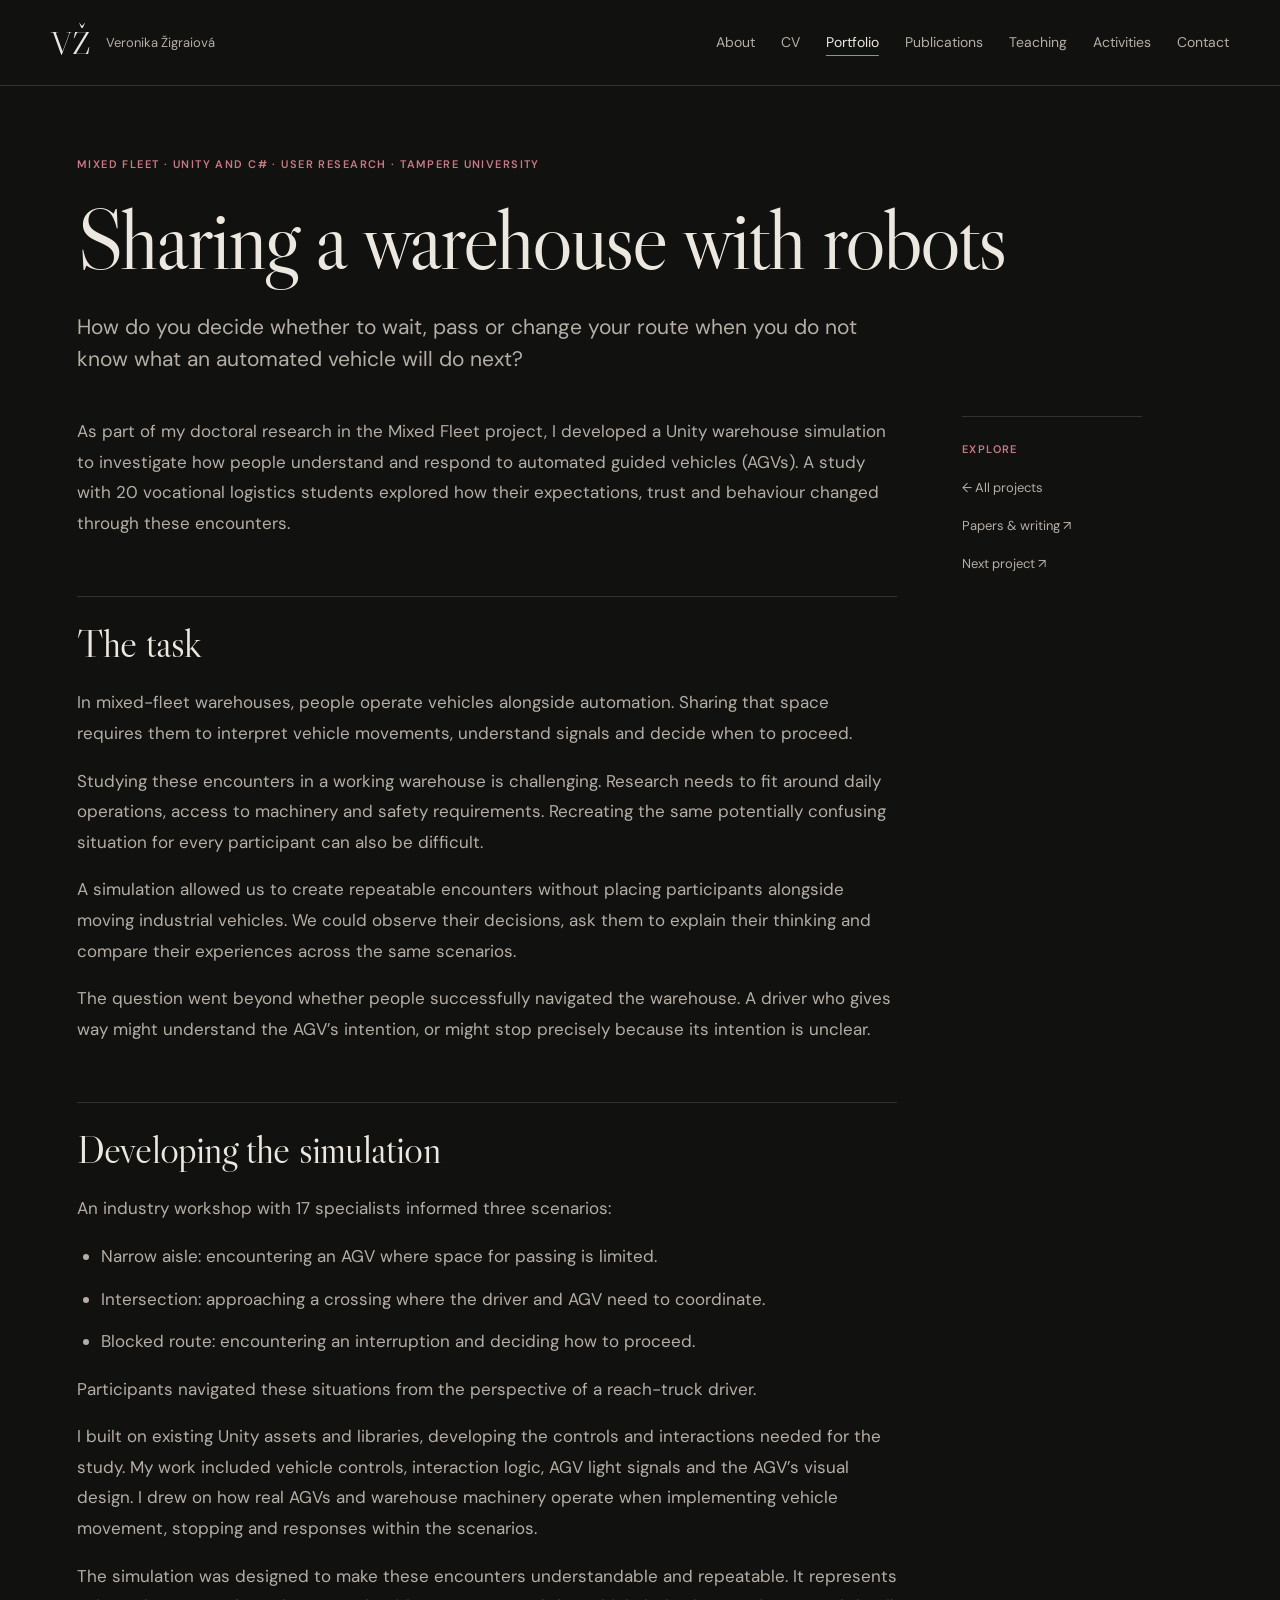
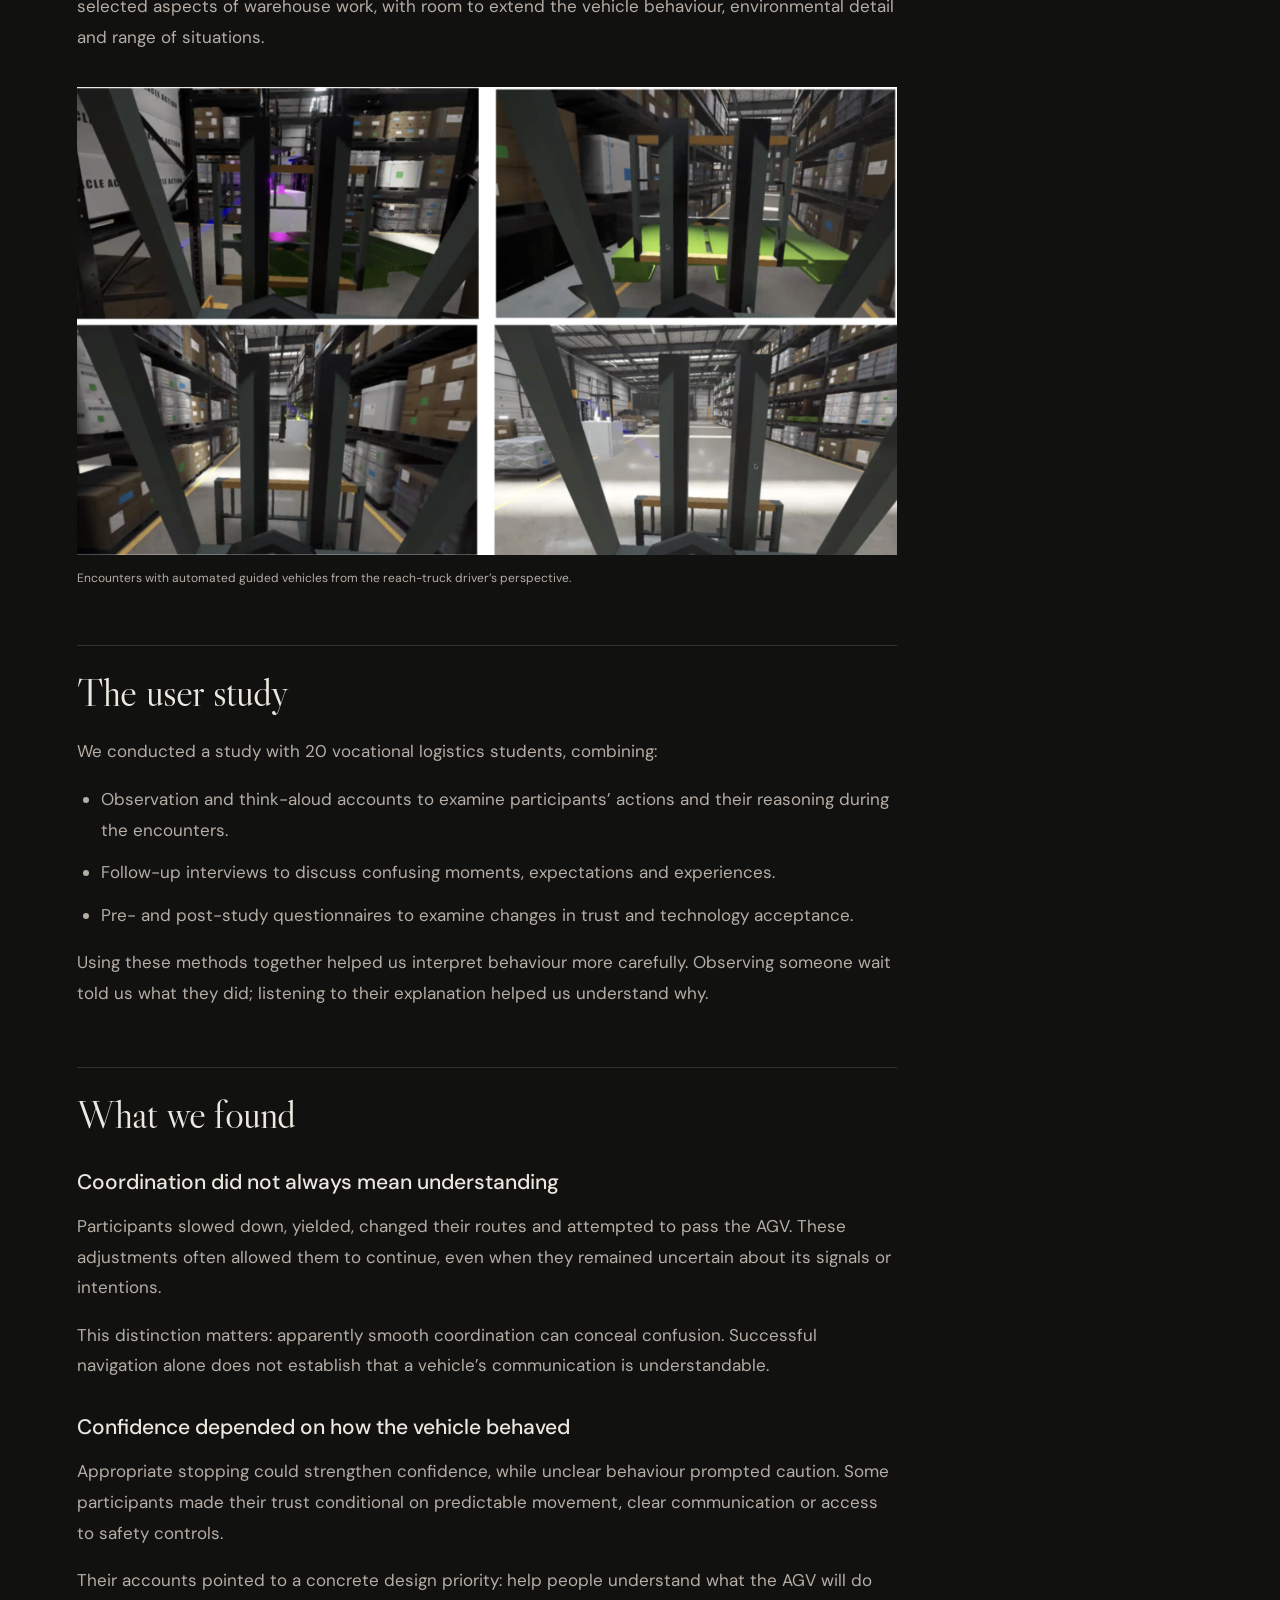
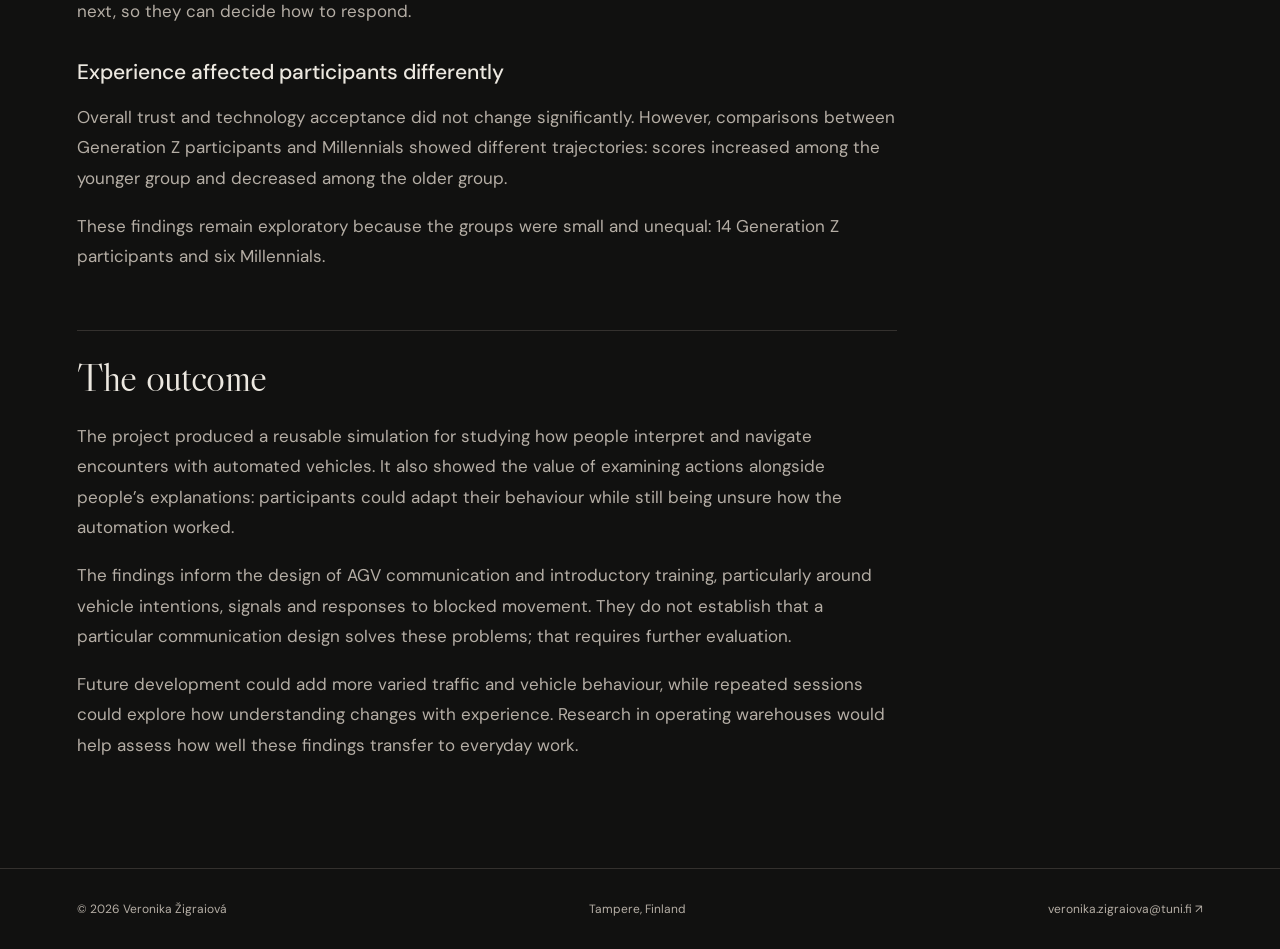
<file: warehouse-simulation.html>
<!doctype html><html lang="en"><head><meta charset="utf-8"><meta name="viewport" content="width=device-width, initial-scale=1"><title>Sharing a warehouse with robots | Veronika Žigraiová</title><meta name="description" content="Sharing a warehouse with robots. Research, design and creative work by Veronika Žigraiová."><link rel="preconnect" href="https://fonts.googleapis.com"><link rel="preconnect" href="https://fonts.gstatic.com" crossorigin><link href="https://fonts.googleapis.com/css2?family=DM+Sans:wght@400;500;600&family=Libre+Caslon+Display&family=Libre+Caslon+Text:ital,wght@1,400&family=Caveat:wght@400;600&display=swap" rel="stylesheet"><link rel="stylesheet" href="styles.css"></head><body><a class="skip" href="#main">Skip to content</a>
<header class="site-header"><a class="wordmark" href="index.html" aria-label="Veronika Žigraiová · home">VŽ<span>Veronika Žigraiová</span></a><button class="menu" aria-controls="navigation" aria-expanded="false" hidden>Menu</button>
<nav id="navigation" aria-label="Main navigation"><a href="about.html">About</a><a href="cv.html">CV</a><a href="portfolio.html" aria-current="page">Portfolio</a><a href="publications.html">Publications</a><a href="teaching.html">Teaching</a><a href="activities.html">Activities</a><a href="contact.html">Contact</a></nav>
</header>

<main id="main">
<section class="page-heading wrap"><p class="eyebrow">Mixed Fleet · Unity and C# · User research · Tampere University</p><h1>Sharing a warehouse with robots</h1><p class="lead">How do you decide whether to wait, pass or change your route when you do not know what an automated vehicle will do next?</p></section><div class="wrap story-layout"><article class="story-copy"><p>As part of my doctoral research in the Mixed Fleet project, I developed a Unity warehouse simulation to investigate how people understand and respond to automated guided vehicles (AGVs). A study with 20 vocational logistics students explored how their expectations, trust and behaviour changed through these encounters.</p>
<h2>The task</h2>
<p>In mixed-fleet warehouses, people operate vehicles alongside automation. Sharing that space requires them to interpret vehicle movements, understand signals and decide when to proceed.</p>
<p>Studying these encounters in a working warehouse is challenging. Research needs to fit around daily operations, access to machinery and safety requirements. Recreating the same potentially confusing situation for every participant can also be difficult.</p>
<p>A simulation allowed us to create repeatable encounters without placing participants alongside moving industrial vehicles. We could observe their decisions, ask them to explain their thinking and compare their experiences across the same scenarios.</p>
<p>The question went beyond whether people successfully navigated the warehouse. A driver who gives way might understand the AGV’s intention, or might stop precisely because its intention is unclear.</p>
<h2>Developing the simulation</h2>
<p>An industry workshop with 17 specialists informed three scenarios:</p>
<ul>
<li>Narrow aisle: encountering an AGV where space for passing is limited.</li>
<li>Intersection: approaching a crossing where the driver and AGV need to coordinate.</li>
<li>Blocked route: encountering an interruption and deciding how to proceed.</li>
</ul>
<p>Participants navigated these situations from the perspective of a reach-truck driver.</p>
<p>I built on existing Unity assets and libraries, developing the controls and interactions needed for the study. My work included vehicle controls, interaction logic, AGV light signals and the AGV’s visual design. I drew on how real AGVs and warehouse machinery operate when implementing vehicle movement, stopping and responses within the scenarios.</p>
<p>The simulation was designed to make these encounters understandable and repeatable. It represents selected aspects of warehouse work, with room to extend the vehicle behaviour, environmental detail and range of situations.</p>
<figure class="story-image "><a href="portfolio-warehouse.png" aria-label="View image: Encounters with automated guided vehicles from the reach-truck driver’s perspective."><img src="portfolio-warehouse.png" alt="Encounters with automated guided vehicles from the reach-truck driver’s perspective." loading="lazy"></a><figcaption>Encounters with automated guided vehicles from the reach-truck driver’s perspective.</figcaption></figure>
<h2>The user study</h2>
<p>We conducted a study with 20 vocational logistics students, combining:</p>
<ul>
<li>Observation and think-aloud accounts to examine participants’ actions and their reasoning during the encounters.</li>
<li>Follow-up interviews to discuss confusing moments, expectations and experiences.</li>
<li>Pre- and post-study questionnaires to examine changes in trust and technology acceptance.</li>
</ul>
<p>Using these methods together helped us interpret behaviour more carefully. Observing someone wait told us what they did; listening to their explanation helped us understand why.</p>

<h2>What we found</h2>
<h3>Coordination did not always mean understanding</h3>
<p>Participants slowed down, yielded, changed their routes and attempted to pass the AGV. These adjustments often allowed them to continue, even when they remained uncertain about its signals or intentions.</p>
<p>This distinction matters: apparently smooth coordination can conceal confusion. Successful navigation alone does not establish that a vehicle’s communication is understandable.</p>
<h3>Confidence depended on how the vehicle behaved</h3>
<p>Appropriate stopping could strengthen confidence, while unclear behaviour prompted caution. Some participants made their trust conditional on predictable movement, clear communication or access to safety controls.</p>
<p>Their accounts pointed to a concrete design priority: help people understand what the AGV will do next, so they can decide how to respond.</p>
<h3>Experience affected participants differently</h3>
<p>Overall trust and technology acceptance did not change significantly. However, comparisons between Generation Z participants and Millennials showed different trajectories: scores increased among the younger group and decreased among the older group.</p>
<p>These findings remain exploratory because the groups were small and unequal: 14 Generation Z participants and six Millennials.</p>
<h2>The outcome</h2>
<p>The project produced a reusable simulation for studying how people interpret and navigate encounters with automated vehicles. It also showed the value of examining actions alongside people’s explanations: participants could adapt their behaviour while still being unsure how the automation worked.</p>
<p>The findings inform the design of AGV communication and introductory training, particularly around vehicle intentions, signals and responses to blocked movement. They do not establish that a particular communication design solves these problems; that requires further evaluation.</p>
<p>Future development could add more varied traffic and vehicle behaviour, while repeated sessions could explore how understanding changes with experience. Research in operating warehouses would help assess how well these findings transfer to everyday work.</p></article><aside class="story-aside"><p class="eyebrow">Explore</p><a href="portfolio.html">← All projects</a><a href="publications.html">Papers & writing ↗</a><a href="multimodal-interaction.html">Next project ↗</a></aside></div>
</main>

<footer><a href="index.html">© 2026 Veronika Žigraiová</a><span>Tampere, Finland</span><a href="mailto:veronika.zigraiova@tuni.fi">veronika.zigraiova@tuni.fi ↗</a></footer>
<script src="script.js"></script></body></html>
</file>
<file: styles.css>
:root{--bg:#111110;--panel:#181715;--ink:#ece8e0;--muted:#b5aea5;--accent:#c97983;--wine:#7b1f2b;--line:#34312e;--serif:'Libre Caslon Display',Georgia,serif;--sans:'DM Sans',Arial,sans-serif}*{box-sizing:border-box}body{margin:0;background:var(--bg);color:var(--ink);font:16px/1.7 var(--sans)}a{color:inherit;text-underline-offset:5px}img{display:block;max-width:100%;height:auto}button{font:inherit;cursor:pointer}h1,h2,h3,p{margin-top:0}h1,h2,h3{line-height:1.1;font-weight:400}h1,h2,h3{font-family:var(--serif)}h1{font-size:clamp(50px,6.7vw,94px);letter-spacing:-.035em;margin-bottom:25px}h2{font-size:42px;letter-spacing:-.02em}h3{font-size:28px}p{color:var(--muted)}a:focus-visible,button:focus-visible{outline:2px solid var(--accent);outline-offset:6px}.wrap{width:min(1180px,88%);margin-inline:auto}.site-header{min-height:86px;padding:18px 4%;display:flex;gap:30px;align-items:center;justify-content:space-between;background:#111110;border-bottom:1px solid var(--line)}.wordmark{display:flex;align-items:center;gap:15px;text-decoration:none;font:32px var(--serif);white-space:nowrap}.wordmark span{font:13px var(--sans);color:var(--muted)}nav{display:flex;gap:26px;align-items:center}nav a{font-size:14px;text-decoration:none;color:var(--muted)}nav a:hover,nav a[aria-current]{color:var(--ink)}nav a[aria-current]{text-decoration:underline;text-decoration-color:var(--accent);text-underline-offset:8px}.menu{display:none}.eyebrow{font:11px/1.6 var(--sans);font-weight:600;letter-spacing:.13em;text-transform:uppercase;color:var(--accent);margin-bottom:18px}.home-hero{position:relative;min-height:560px;height:70vh;max-height:760px;display:flex;align-items:center;isolation:isolate}.home-hero>img{position:absolute;inset:0;width:100%;height:100%;object-fit:cover;object-position:50% 15%;z-index:-2}.hero-shade{position:absolute;inset:0;background:linear-gradient(90deg,rgba(8,8,8,.88),rgba(8,8,8,.3)),linear-gradient(0deg,#111110,transparent 30%);z-index:-1}.hero-text h1{font-size:clamp(65px,8vw,120px);margin:22px 0;line-height:.9}.hero-text h1 em{font-style:normal;color:#d1c7bb}.hero-text>p:last-child{font-size:21px;color:var(--ink);line-height:1.5}.hero-text .eyebrow{color:#e9b2ba}.intro{max-width:740px;padding-block:80px;text-align:center}.intro h2{font-size:48px}.intro p:not(.eyebrow){font-size:18px}.read-link{display:inline-block;text-decoration:none;border-bottom:1px solid #805a60;padding-bottom:5px;font-size:14px;margin-top:12px}.read-link:hover{color:var(--accent)}.work-section{padding-block:55px 90px}.section-top{display:flex;justify-content:space-between;align-items:center;gap:30px;margin-bottom:30px}.section-top h2{margin-bottom:0}.section-top .eyebrow{margin-bottom:10px}.cards{display:grid;grid-template-columns:repeat(3,minmax(0,1fr));gap:28px}.card{background:var(--panel);border-bottom:1px solid var(--line);min-width:0;display:flex;flex-direction:column}.card-image{display:block;overflow:hidden;background:#24211f}.card-image img{width:100%;height:250px;object-fit:cover;transition:transform .25s ease}.card-image:hover img{transform:scale(1.025)}.card-copy{padding:24px;display:flex;flex-direction:column;flex:1}.card .eyebrow{font-size:10px;margin-bottom:12px}.card h2{font-size:30px;line-height:1.15;margin-bottom:16px}.card h2 a{text-decoration:none}.card h2 a:hover{color:var(--accent)}.card p{font-size:14px}.card .tags{margin-top:auto}.card .read-link{align-self:flex-start;margin-top:22px}.tags{display:flex;flex-wrap:wrap;gap:7px}.tags span{font-size:11px;color:#c9c0b8;border:1px solid #51443f;border-radius:20px;padding:3px 10px}.home-bottom{display:grid;grid-template-columns:1.3fr 1fr;gap:10%;padding-block:60px 90px;border-top:1px solid var(--line)}.page-heading{padding-block:70px 40px;max-width:1180px}.page-heading h1{max-width:1000px}.lead{font-size:21px;max-width:790px;line-height:1.55;margin-bottom:0}.bio{display:grid;grid-template-columns:1.5fr 1fr;gap:8%;padding-block:20px 90px}.prose{font-size:17px;max-width:760px}.prose h2{font-size:36px;margin-top:42px;margin-bottom:18px}.prose h2:first-child{margin-top:0}.prose strong{color:var(--ink);font-weight:500}.portrait{width:100%;max-height:570px;object-fit:cover}.caption,figcaption{font-size:12px;color:var(--muted);margin-top:14px}.credentials{display:grid;grid-template-columns:1fr 1fr;gap:20px;border-top:1px solid var(--line);padding-top:25px;margin-top:30px}.credentials b{display:block;font:27px var(--serif);margin-bottom:10px}.credentials span{font-size:13px;color:var(--muted)}.filters{display:flex;flex-wrap:wrap;gap:10px;margin-bottom:32px}.filters button{color:var(--ink);background:transparent;border:1px solid var(--line);padding:10px 18px;border-radius:30px;font-size:13px}.filters button[aria-pressed=true]{background:var(--wine);border-color:var(--wine)}.project-figure{margin:32px 0 55px}.project-figure img{width:100%;max-height:650px;object-fit:contain;background:var(--panel)}.project-layout{display:grid;grid-template-columns:minmax(0,2fr) minmax(240px,1fr);gap:8%;padding-bottom:40px}.project-aside{align-self:start;background:var(--panel);padding:30px;border-top:2px solid var(--wine)}.project-aside h2{font-size:28px}.project-aside p{font-size:14px}.project-aside .read-link{display:block;margin-top:25px}.related{grid-template-columns:repeat(2,minmax(0,1fr));max-width:780px}.publications{padding-block:10px 90px}.pub-list article{display:grid;grid-template-columns:100px minmax(0,1fr);gap:30px;padding:32px 0;border-top:1px solid var(--line)}.pub-list h3{font-size:29px;margin-bottom:12px}.pub-list p{font-size:14px;margin-bottom:6px}.pub-list a{color:var(--accent);font-size:13px}.year{font-size:13px;color:var(--accent)}.teaching{margin-left:6%;padding-bottom:40px}.activity-grid{display:grid;grid-template-columns:repeat(3,minmax(0,1fr));gap:30px;padding-bottom:90px}.activity-grid img{width:100%;height:290px;object-fit:cover;margin-bottom:25px}.activity-grid h2{font-size:30px}.activity-grid p{font-size:15px}.contact-layout{display:grid;grid-template-columns:1.5fr 1fr;gap:8%;padding-block:30px 100px;align-items:center}.email{font:clamp(23px,2.4vw,35px)/1.4 var(--serif);overflow-wrap:anywhere}.contact-layout p{margin-top:32px}.contact-layout .portrait{max-height:400px;object-fit:contain}footer{padding:30px 6%;border-top:1px solid var(--line);display:flex;gap:20px;justify-content:space-between;flex-wrap:wrap;color:var(--muted);font-size:12px}footer a{text-decoration:none}.skip{position:absolute;top:-100px;left:15px;padding:12px;background:var(--ink);color:var(--bg);z-index:10}.skip:focus{top:10px}.sr-only{position:absolute;width:1px;height:1px;overflow:hidden;clip-path:inset(50%)}[hidden]{display:none!important}@media(max-width:1000px){.wordmark span{display:none}nav{gap:16px}.cards{grid-template-columns:repeat(2,minmax(0,1fr))}.home-hero{height:60vh}.activity-grid{gap:20px}.activity-grid img{height:230px}}@media(max-width:700px){.site-header{flex-wrap:wrap;gap:14px;padding:16px 6%;min-height:72px}.menu:not([hidden]){display:block;margin-left:auto;border:1px solid var(--line);padding:6px 15px;background:none;color:var(--ink)}nav{width:100%;flex-wrap:wrap;gap:14px 22px}body.js .site-header nav{display:none}body.js .site-header nav.open{display:flex}.home-hero{height:570px;min-height:0}.home-hero>img{object-position:60% center}.hero-shade{background:linear-gradient(90deg,rgba(8,8,8,.86),rgba(8,8,8,.4)),linear-gradient(0deg,#111110,transparent 40%)}.hero-text .eyebrow{font-size:10px}.hero-text h1{font-size:72px}.hero-text>p:last-child{font-size:19px}.intro{padding-block:55px}.intro h2{font-size:38px}.intro p:not(.eyebrow){font-size:16px}.cards,.related,.bio,.project-layout,.home-bottom,.contact-layout,.activity-grid{grid-template-columns:1fr}.card-image img{height:260px}.card h2{font-size:32px}.section-top{align-items:flex-start;flex-direction:column;gap:8px}.section-top h2{font-size:38px}.page-heading{padding-block:45px 30px}.page-heading h1{font-size:51px}.lead{font-size:18px}.bio{gap:40px}.bio aside{max-width:380px}.work-section{padding-block:30px 60px}.project-layout{gap:35px}.project-figure{margin-bottom:35px}.project-aside{padding:25px}.home-bottom{gap:45px;padding-block:40px 60px}.home-bottom h2{font-size:36px}.pub-list article{grid-template-columns:1fr;gap:8px}.pub-list h3{font-size:27px}.activity-grid{gap:40px}.activity-grid img{height:auto;max-height:420px}.contact-layout{gap:35px}.credentials{grid-template-columns:1fr}.contact-layout p{margin-top:15px}footer{flex-direction:column;gap:8px}}@media(prefers-reduced-motion:reduce){*{transition:none!important}}

/* CV */
.cv-contact{display:flex;flex-wrap:wrap;gap:8px 24px;font-size:14px;color:var(--muted);margin-top:24px}.cv-contact a{color:var(--ink)}.print-cv{margin-top:26px;border:1px solid #805a60;background:transparent;padding:10px 18px;color:var(--ink);font-size:14px}.print-cv:hover{background:var(--wine)}.cv-layout{display:grid;grid-template-columns:190px minmax(0,1fr);gap:65px;padding-block:20px 90px}.cv-nav{align-self:start;position:sticky;top:30px;border-top:1px solid var(--line);padding-top:25px}.cv-nav nav{display:flex;flex-direction:column;align-items:flex-start;gap:12px}.cv-nav nav a{font-size:13px}.cv-content{min-width:0}.cv-section{padding:30px 0;border-top:1px solid var(--line);scroll-margin-top:30px}.cv-section h2{font-size:37px;margin-bottom:26px}.cv-section h3{font-family:var(--sans);font-size:18px;font-weight:500;line-height:1.5;margin-bottom:8px}.cv-section p,.cv-section li{font-size:15px;color:var(--muted)}.cv-section strong{color:var(--ink);font-weight:500}.cv-section ul,.cv-section ol{padding-left:20px}.cv-section li{margin-bottom:9px}.cv-entry{display:grid;grid-template-columns:145px minmax(0,1fr);gap:25px;margin-bottom:30px}.cv-entry:last-child{margin-bottom:0}.cv-entry .cv-date{font-size:12px;color:var(--accent);padding-top:4px}.cv-entry .cv-org{font-size:14px;margin-bottom:14px}.cv-entry ul{margin-top:0}.cv-papers li{margin-bottom:22px}.cv-languages{display:flex;flex-wrap:wrap;gap:20px 45px}.cv-languages dt{font-size:16px}.cv-languages dd{margin:5px 0 0;color:var(--muted);font-size:14px}.contact-social{margin-block:34px}.contact-social .eyebrow{margin-bottom:0}.contact-social .read-link{margin-top:6px}@media(max-width:1000px){.site-header nav{gap:15px}.cv-layout{gap:35px;grid-template-columns:160px minmax(0,1fr)}.cv-entry{grid-template-columns:120px minmax(0,1fr);gap:18px}}@media(max-width:700px){.cv-layout{grid-template-columns:1fr;gap:30px}.cv-nav{position:static}.cv-nav nav{flex-direction:row;flex-wrap:wrap;gap:10px 20px}.cv-entry{grid-template-columns:1fr;gap:0}.cv-entry .cv-date{margin-bottom:6px}.cv-section h2{font-size:32px}.cv-contact{flex-direction:column;overflow-wrap:anywhere}}@media print{body{background:white!important;color:#111;font:10pt/1.45 Arial,sans-serif}.site-header,footer,.skip,.cv-nav,.print-cv{display:none!important}.wrap{width:100%;max-width:none}.page-heading{padding:0 0 18px}.page-heading h1{font:30pt Georgia,serif;margin-bottom:10px}.page-heading .lead{font-size:12pt}.eyebrow,.cv-date{color:#444!important}.cv-contact{margin-top:10px;font-size:9pt}.cv-layout{display:block;padding:0}.cv-section{padding:16px 0;border-color:#aaa}.cv-section h2{font:19pt Georgia,serif;margin-bottom:15px;break-after:avoid}.cv-section h3{font-size:11pt;break-after:avoid}.cv-section p,.cv-section li,.cv-entry .cv-org,.cv-languages dd{color:#222;font-size:10pt}.cv-entry{grid-template-columns:100px 1fr;gap:18px;margin-bottom:18px;break-inside:avoid}.cv-entry .cv-date{font-size:9pt}.cv-section strong,.cv-contact a{color:#111}.cv-papers li{break-inside:avoid}.cv-section a{color:#111}.cv-section p{orphans:3;widows:3}@page{margin:18mm}}

/* Detailed project stories and revised content */
.hero-text h1{font-size:clamp(74px,8.7vw,132px);color:#fff8ed;text-shadow:0 3px 25px rgba(0,0,0,.7);letter-spacing:-.035em;line-height:1.02}.hero-text h1 em{font-family:'Libre Caslon Text',Georgia,serif;font-style:italic;font-weight:400;font-size:.91em;color:#f1d9d5;letter-spacing:-.055em}.hero-shade{background:linear-gradient(90deg,rgba(8,8,8,.91),rgba(8,8,8,.27)),linear-gradient(0deg,#111110,transparent 30%)}.intro{max-width:800px}.intro p:not(.eyebrow){text-align:left}.story-layout{display:grid;grid-template-columns:minmax(0,820px) 180px;gap:65px;padding-bottom:90px;align-items:start}.story-copy{min-width:0;font-size:17px}.story-copy>h2,.long-copy>h2{margin-top:58px;margin-bottom:22px;padding-top:24px;border-top:1px solid var(--line);font-size:40px}.story-copy>h3,.long-copy>h3{font:500 21px/1.4 var(--sans);margin-top:32px;margin-bottom:14px}.story-copy p,.long-copy p{line-height:1.8}.story-copy ul,.story-copy ol,.long-copy ul,.long-copy ol{padding-left:24px;color:var(--muted);line-height:1.8}.story-copy li,.long-copy li{margin-bottom:12px}.story-aside{position:sticky;top:30px;padding-top:24px;border-top:1px solid var(--line)}.story-aside a{display:block;color:var(--muted);font-size:13px;margin-bottom:16px;text-decoration:none}.story-aside a:hover{color:var(--accent)}.story-image{margin:35px 0}.story-image img{width:100%;height:auto;max-height:650px;object-fit:contain;background:var(--panel);min-height:100px}.story-image figcaption{line-height:1.5}.image-gallery{display:grid;grid-template-columns:repeat(3,minmax(0,1fr));gap:18px;margin:35px 0}.image-gallery .story-image{margin:0}.image-gallery img{height:300px;object-fit:contain}.image-gallery.characters{grid-template-columns:repeat(4,minmax(0,1fr));gap:12px}.characters img{height:320px;object-fit:contain;background:#1c1818}.characters figcaption{text-align:center}.long-copy{max-width:850px;padding-bottom:90px;font-size:17px}.long-copy .story-image{max-width:680px;margin-inline:auto}.long-copy .story-image img{max-height:550px}.course-label{font-size:14px}.course-label a{color:var(--accent)}.profile-links{display:flex;gap:28px;padding-bottom:42px}.publication-group{margin-top:70px}.pub-list .year{overflow-wrap:anywhere}.blog-list{display:grid;grid-template-columns:1fr 1fr;gap:0 40px}.blog-list article{padding:24px 0;border-top:1px solid var(--line)}.blog-list h3{font-size:26px;line-height:1.25}.blog-list h3 a{text-decoration:none}.blog-list h3 a:hover{color:var(--accent)}.ritual-card{margin:35px 0 24px;padding:32px 38px;background:#21191a;border:1px solid #68424a;box-shadow:inset 0 0 65px rgba(0,0,0,.25);border-radius:3px}.ritual-card>p:not(.eyebrow){font:400 30px/1.45 'Caveat','Segoe Print',cursive;color:#f1dfcc;margin-bottom:20px}.ritual-card>p:last-child{margin-bottom:0}.puzzle-solution{border:1px solid var(--line);background:var(--panel);margin:26px 0}.puzzle-solution summary{cursor:pointer;padding:18px 24px;color:var(--ink);font-size:16px}.puzzle-solution summary:hover{color:var(--accent)}.puzzle-solution summary:focus-visible{outline:2px solid var(--accent);outline-offset:4px}.puzzle-solution>div{padding:4px 24px 20px}.puzzle-solution[open] summary{border-bottom:1px solid var(--line);margin-bottom:20px}.bio .prose h2{margin-top:36px}@media(max-width:1100px){.story-layout{gap:35px;grid-template-columns:minmax(0,1fr) 145px}.hero-text h1{font-size:clamp(70px,9vw,110px)}}@media(max-width:920px){.site-header{flex-wrap:wrap;gap:14px;padding:16px 6%}.menu:not([hidden]){display:block;margin-left:auto;border:1px solid var(--line);padding:6px 15px;background:none;color:var(--ink)}.site-header nav{width:100%;flex-wrap:wrap;gap:14px 22px}body.js .site-header nav{display:none}body.js .site-header nav.open{display:flex}.story-layout{grid-template-columns:minmax(0,1fr)}.story-aside{position:static;display:flex;flex-wrap:wrap;gap:12px 24px}.story-aside .eyebrow{width:100%;margin-bottom:0}.story-aside a{margin-bottom:0}}@media(max-width:700px){.hero-text h1{font-size:clamp(53px,12.5vw,80px);line-height:1.08}.hero-text h1 em{font-size:.91em;letter-spacing:-.06em}.hero-text .eyebrow{max-width:270px}.story-copy,.long-copy{font-size:16px}.story-copy>h2,.long-copy>h2{font-size:34px;margin-top:42px}.story-copy>h3,.long-copy>h3{font-size:19px}.image-gallery,.image-gallery.characters{grid-template-columns:repeat(2,minmax(0,1fr))}.image-gallery img{height:240px}.characters img{height:290px}.blog-list{grid-template-columns:1fr}.ritual-card{padding:25px}.ritual-card>p:not(.eyebrow){font-size:28px}.publication-group{margin-top:50px}.profile-links{padding-bottom:30px}.story-layout{padding-bottom:60px}}@media(max-width:380px){.hero-text h1{font-size:48px}.characters img{height:220px}}@media print{.story-aside{display:none}.story-layout{display:block}.story-copy,.long-copy{color:#111}.ritual-card{background:#fff;border-color:#555}.ritual-card>p:not(.eyebrow){color:#111}}
</file>
<file: chimera.css>
#site-chimera{position:fixed;top:0;left:0;width:clamp(110px,13vw,175px);z-index:99999;pointer-events:none;transition:opacity .6s ease;will-change:transform}
#site-chimera[hidden],#site-chimera-speech[hidden],#site-chimera-return[hidden]{display:none!important}
#site-chimera-creature{display:block;width:100%;padding:0;border:0;background:transparent;cursor:pointer;pointer-events:auto;animation:chimera-bob 3.6s ease-in-out infinite;touch-action:manipulation}
#site-chimera-creature img{display:block;width:100%;height:auto;filter:brightness(0) invert(1)!important;opacity:.94;pointer-events:none}
#site-chimera-creature:focus-visible,#site-chimera-dismiss:focus-visible,#site-chimera-return:focus-visible{outline:3px solid #e6b1c0;outline-offset:4px}
#site-chimera-dismiss{position:absolute;right:0;top:0;transform:translate(30%,-20%);width:32px;height:32px;border-radius:50%;border:1px solid #a79ca6;background:#29212c;color:white;font-size:23px;cursor:pointer;pointer-events:auto}
#site-chimera-speech{position:absolute;bottom:calc(100% + 15px);left:50%;transform:translateX(-50%);width:max-content;max-width:min(280px,75vw);min-width:145px;padding:12px 16px;border-radius:15px;background:#eee6e0;color:#211b21;border:1px solid #b9a4af;box-shadow:0 5px 18px #0006;font:500 15px/1.4 Georgia,serif;text-align:center;pointer-events:none}
#site-chimera-speech:after{content:'';position:absolute;top:100%;left:50%;border:10px solid transparent;border-top-color:#eee6e0;transform:translateX(-50%)}
#site-chimera-return{position:fixed;right:12px;bottom:12px;z-index:99999;border:1px solid #b9a4af;border-radius:24px;background:#29212c;color:#fff;padding:10px 14px;cursor:pointer;font:14px Georgia,serif}
@keyframes chimera-bob{0%,100%{translate:0 0;rotate:-2deg}50%{translate:0 -9px;rotate:2deg}}
@media(max-width:600px){#site-chimera{width:105px}#site-chimera-speech{font-size:13px;max-width:200px}}
@media(prefers-reduced-motion:reduce){#site-chimera-creature{animation:none}#site-chimera{transition:none}}

#site-chimera-dismiss {
  position: absolute;
  top: 8px;
  right: 8px;
  left: auto;

  width: 24px;
  height: 24px;
  padding: 0;

  display: flex;
  align-items: center;
  justify-content: center;

  background: #241d26;
  color: #ffffff;
  border: 1px solid #b9a5b5;
  border-radius: 50%;

  font-size: 16px;
  font-weight: 400;
  line-height: 1;

  cursor: pointer;
  z-index: 10;
}
</file>
